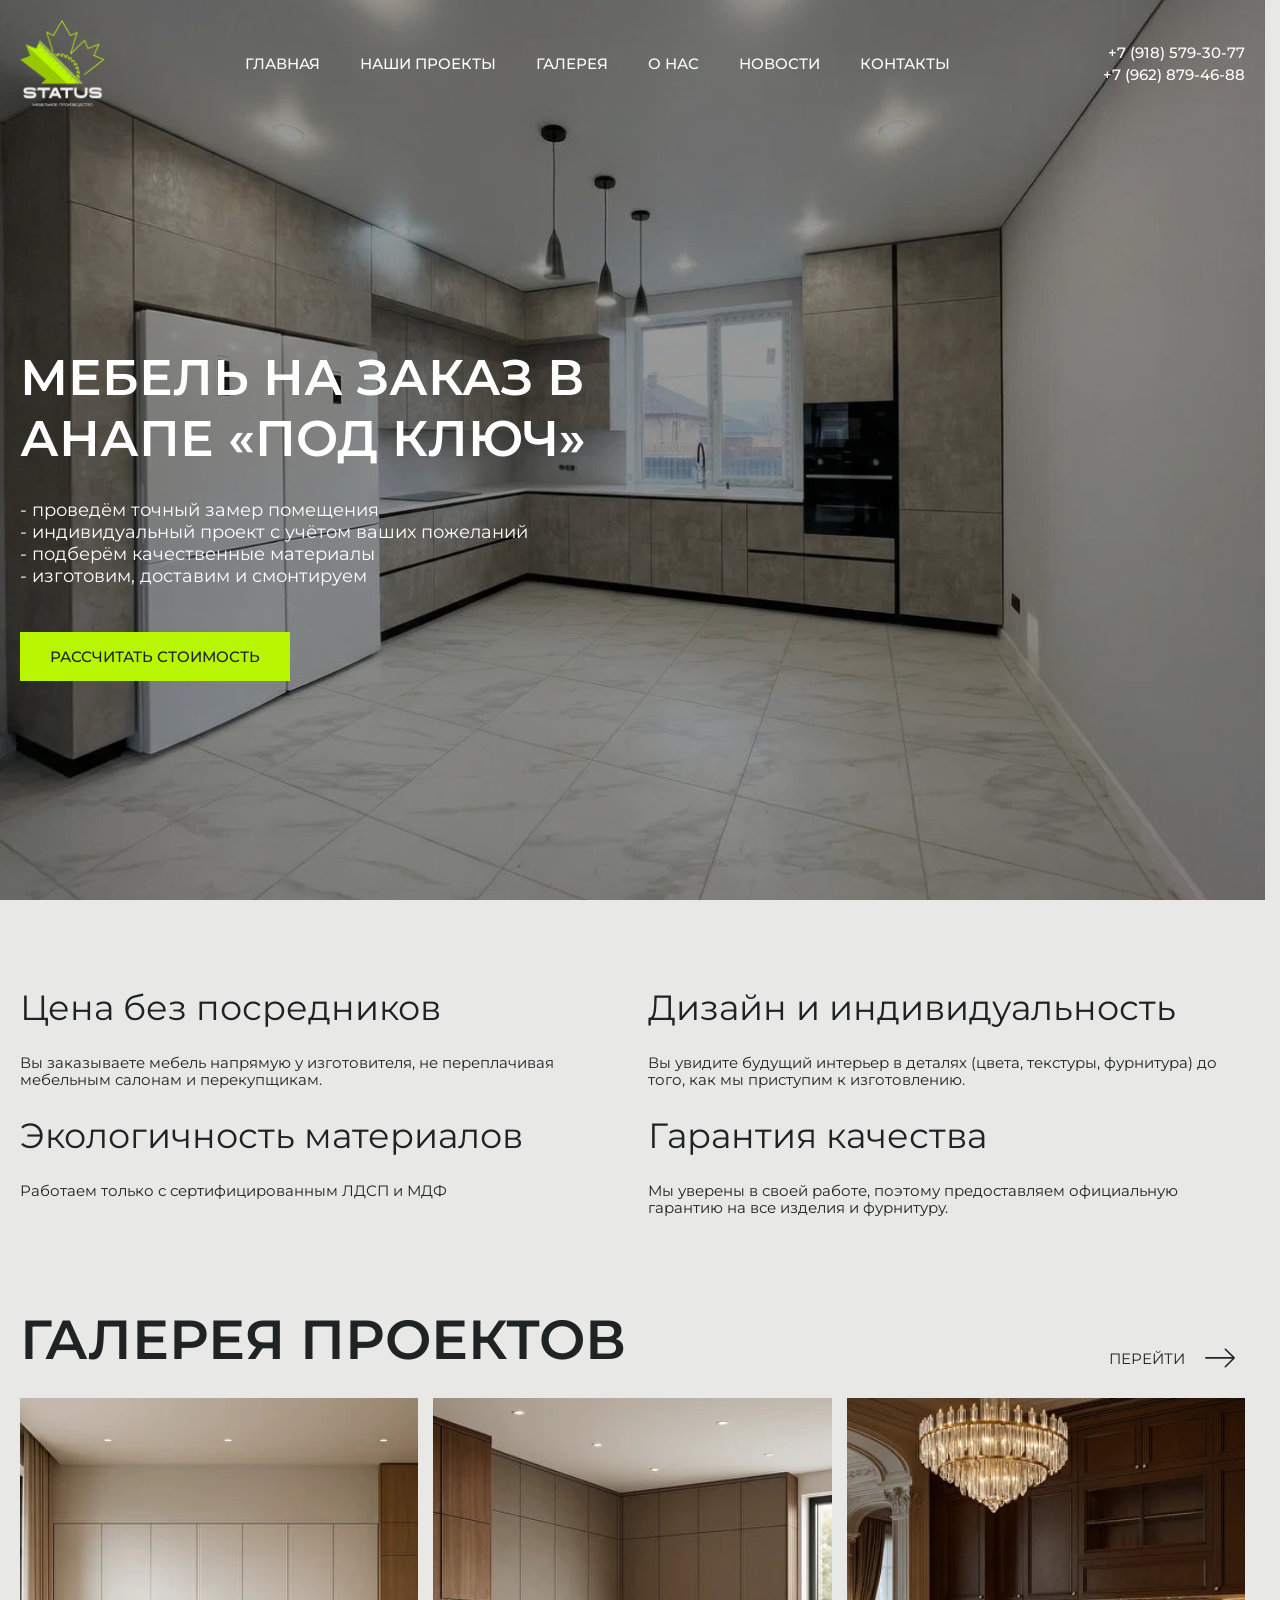
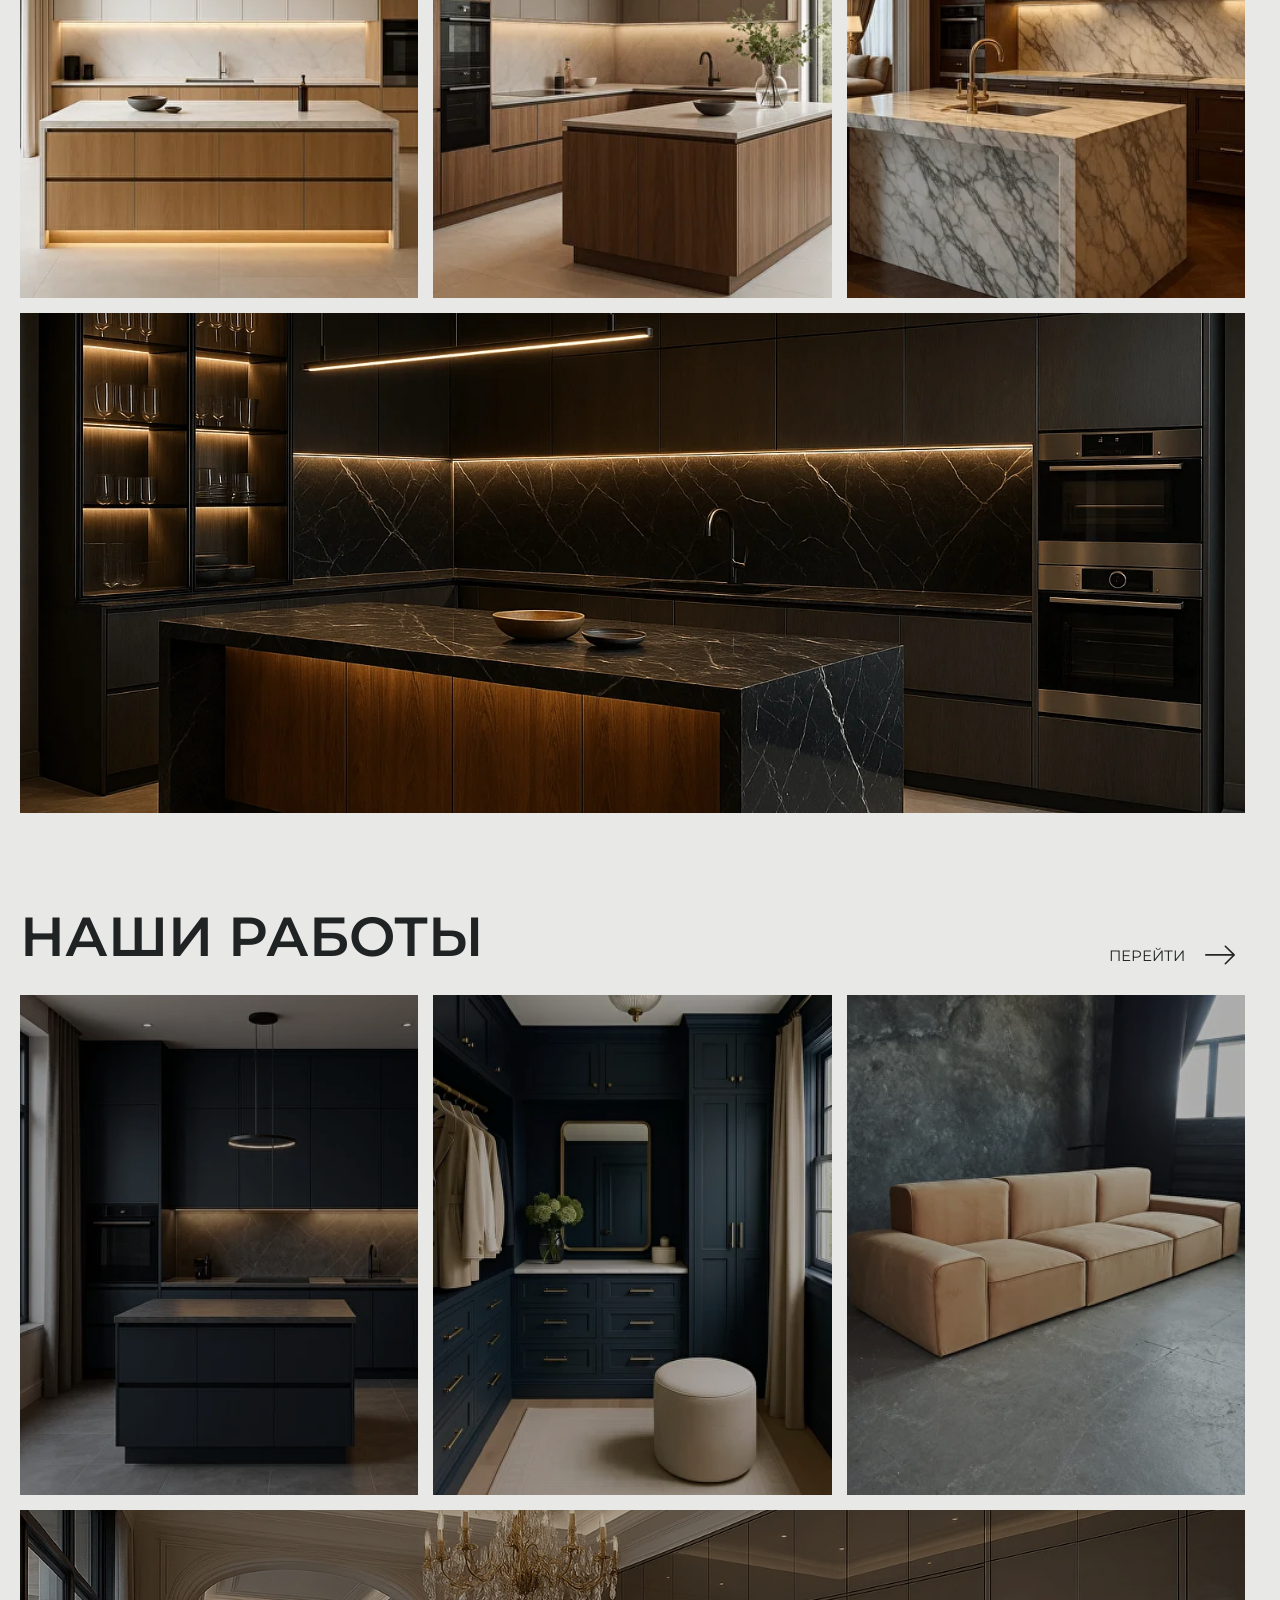
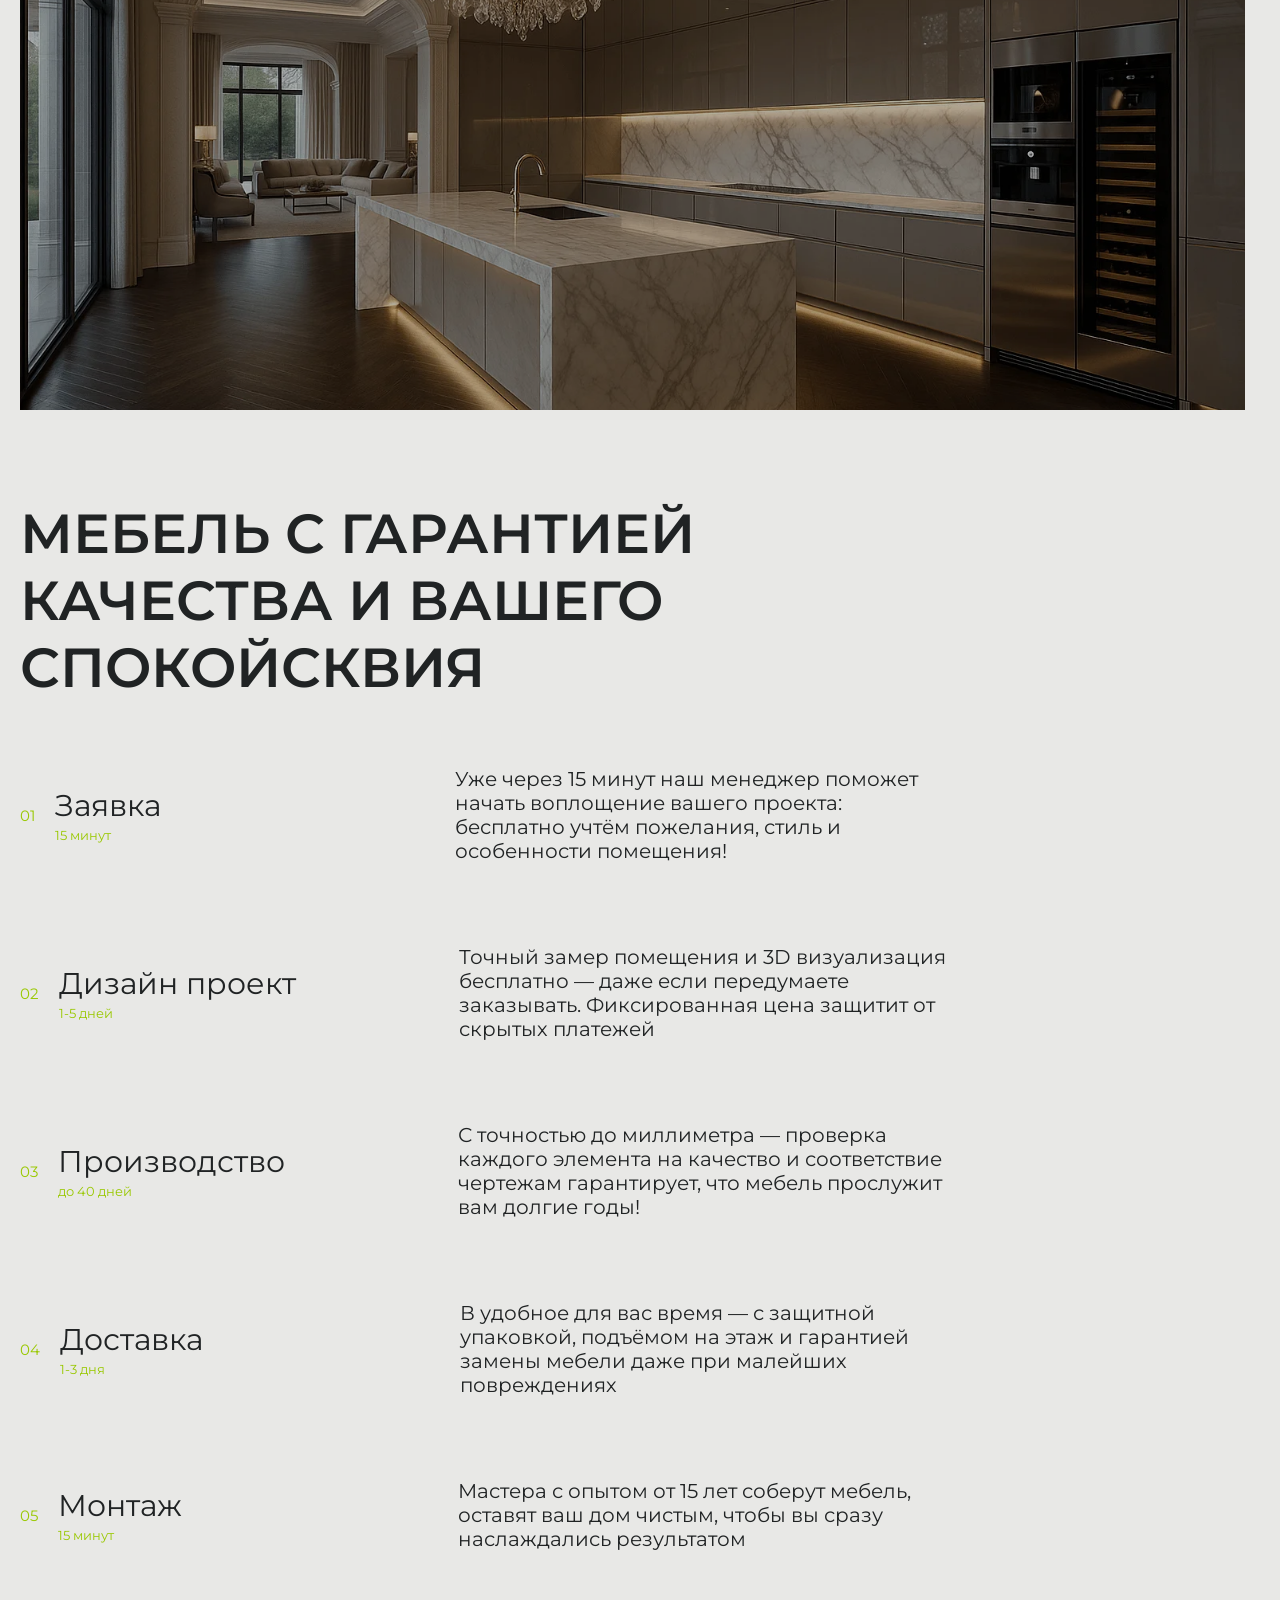
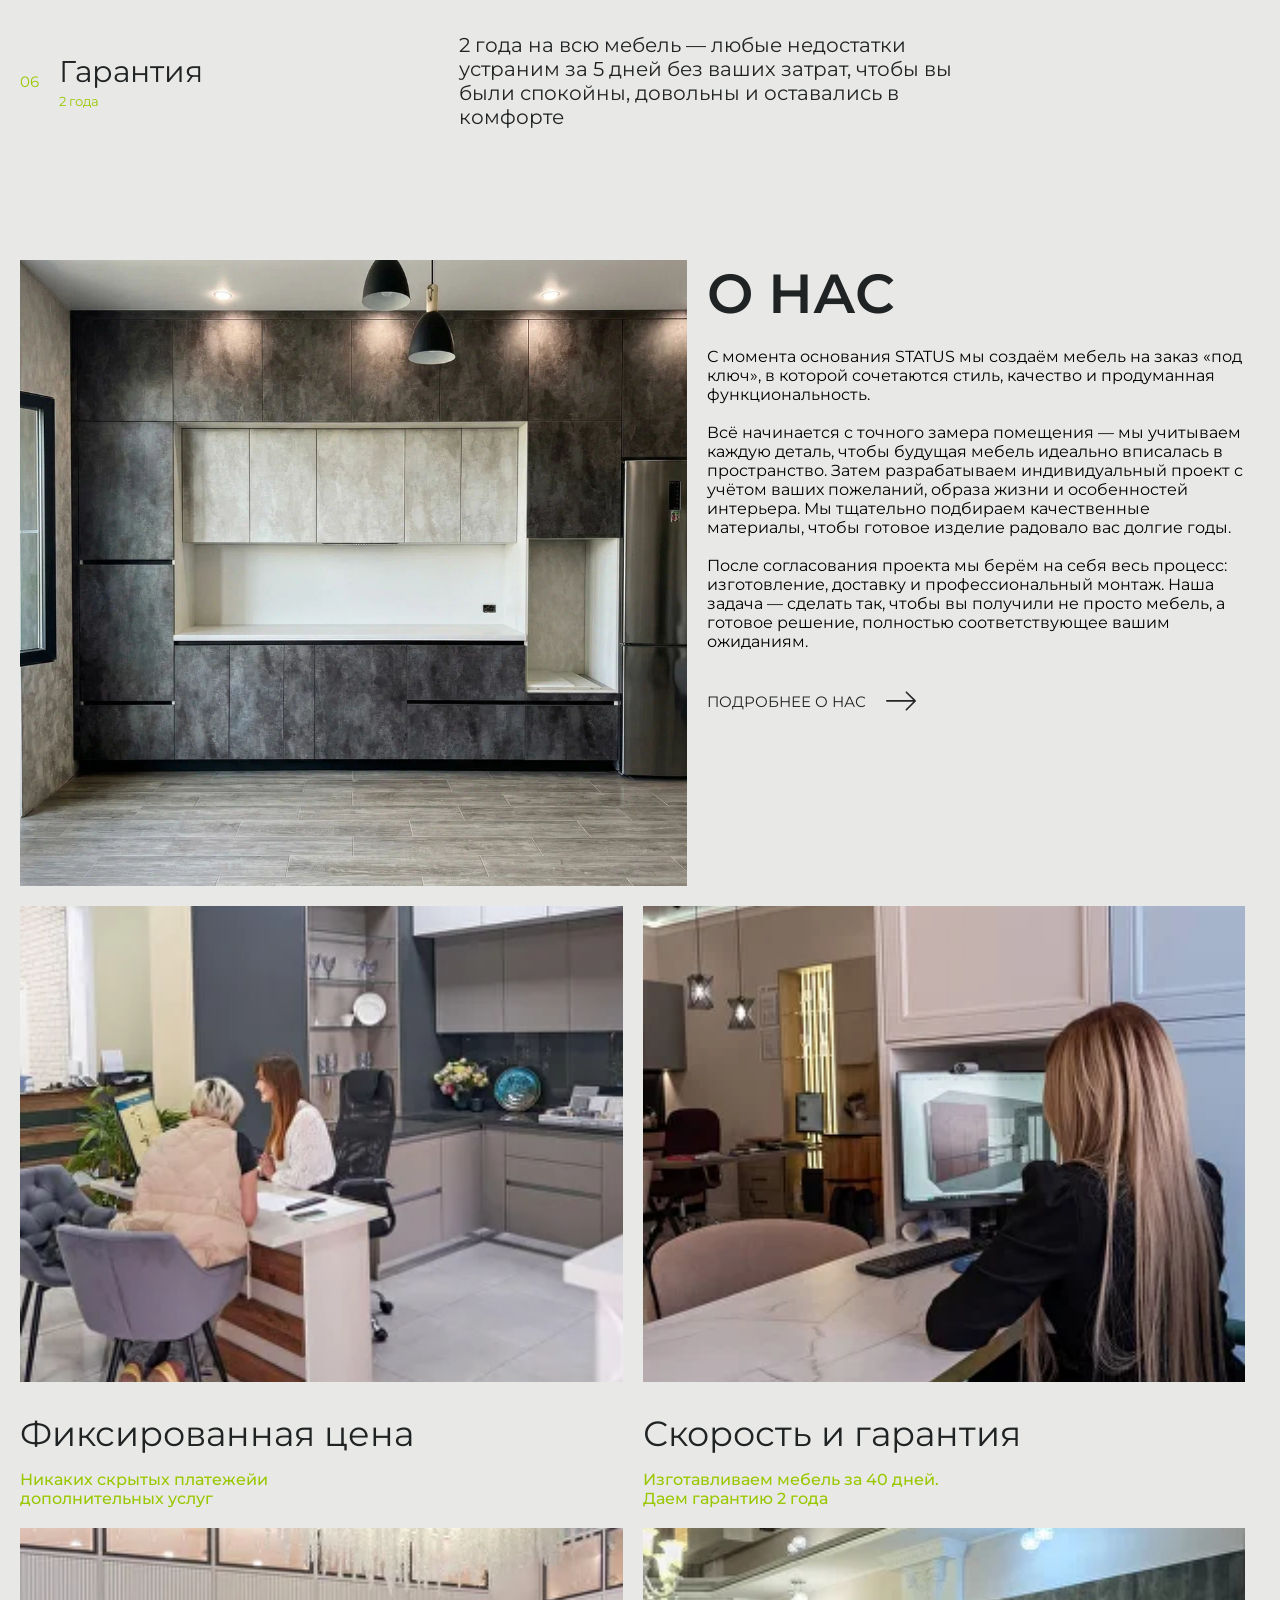
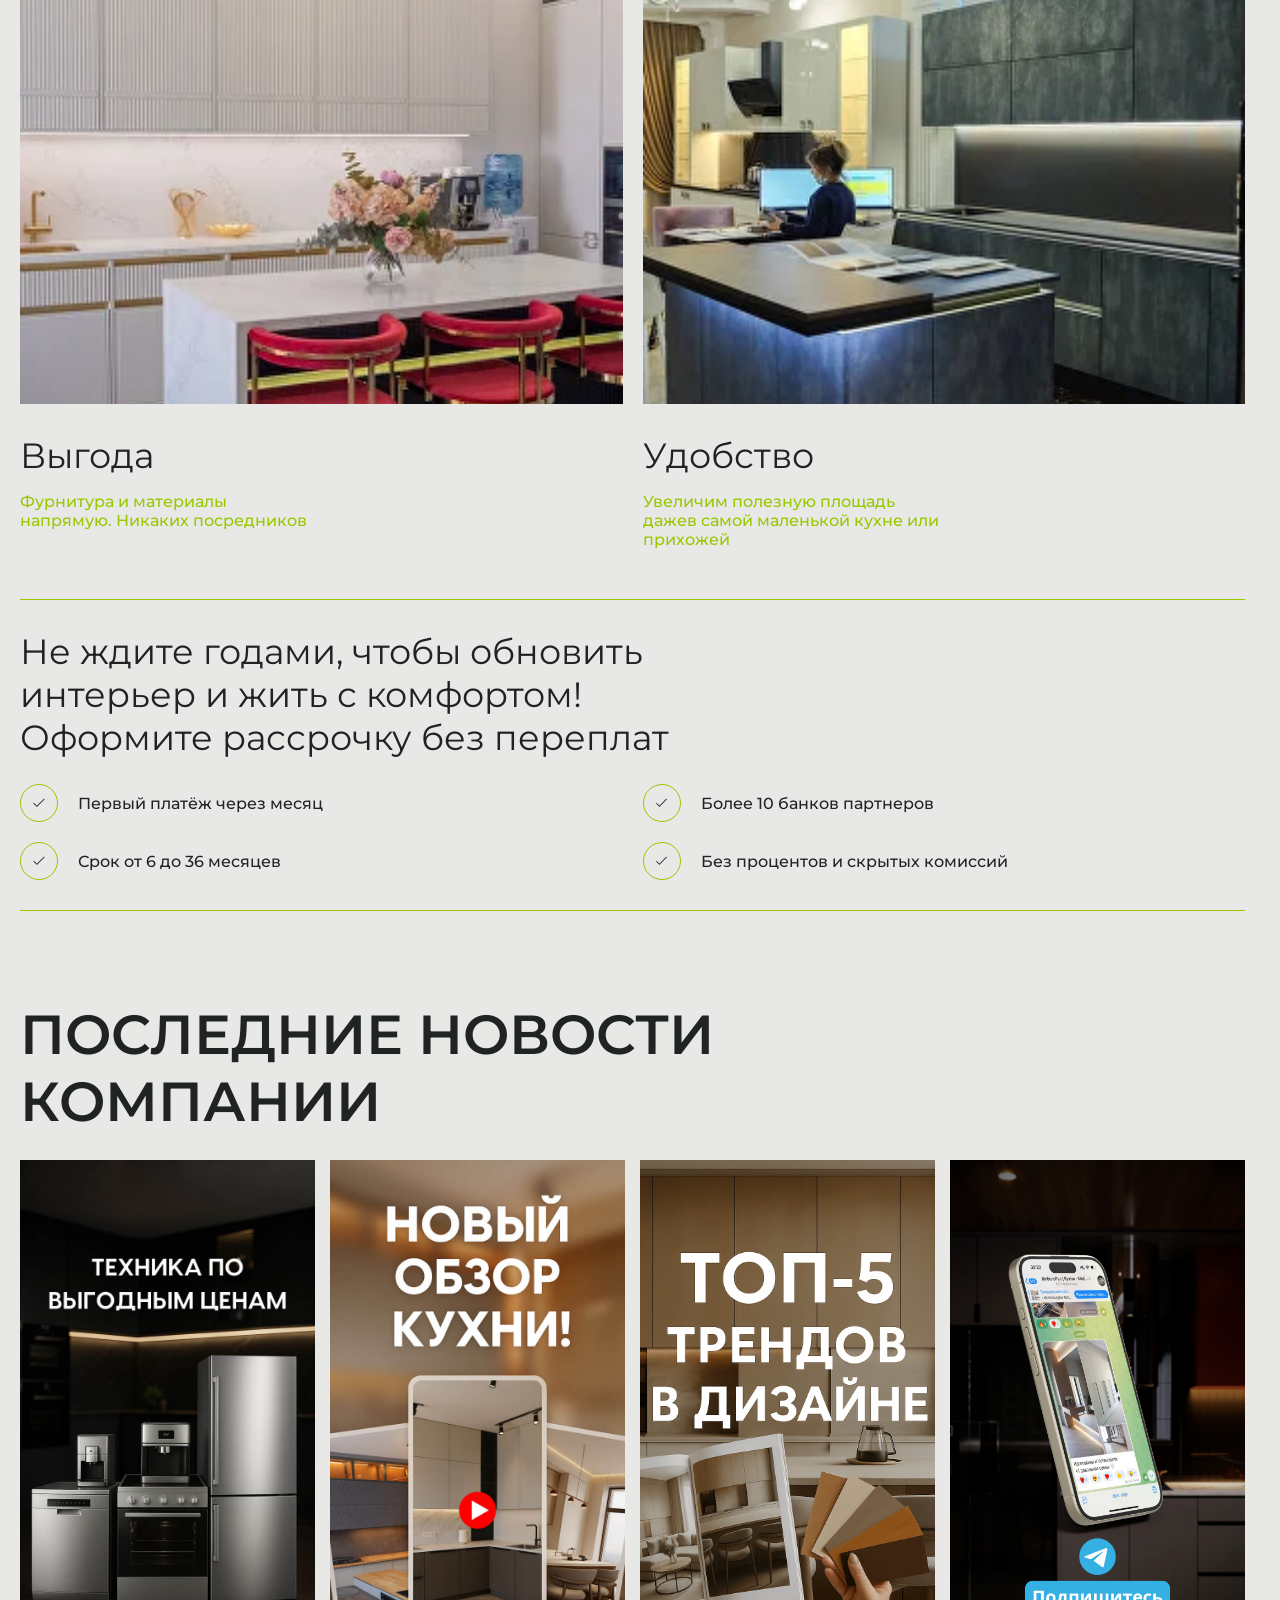
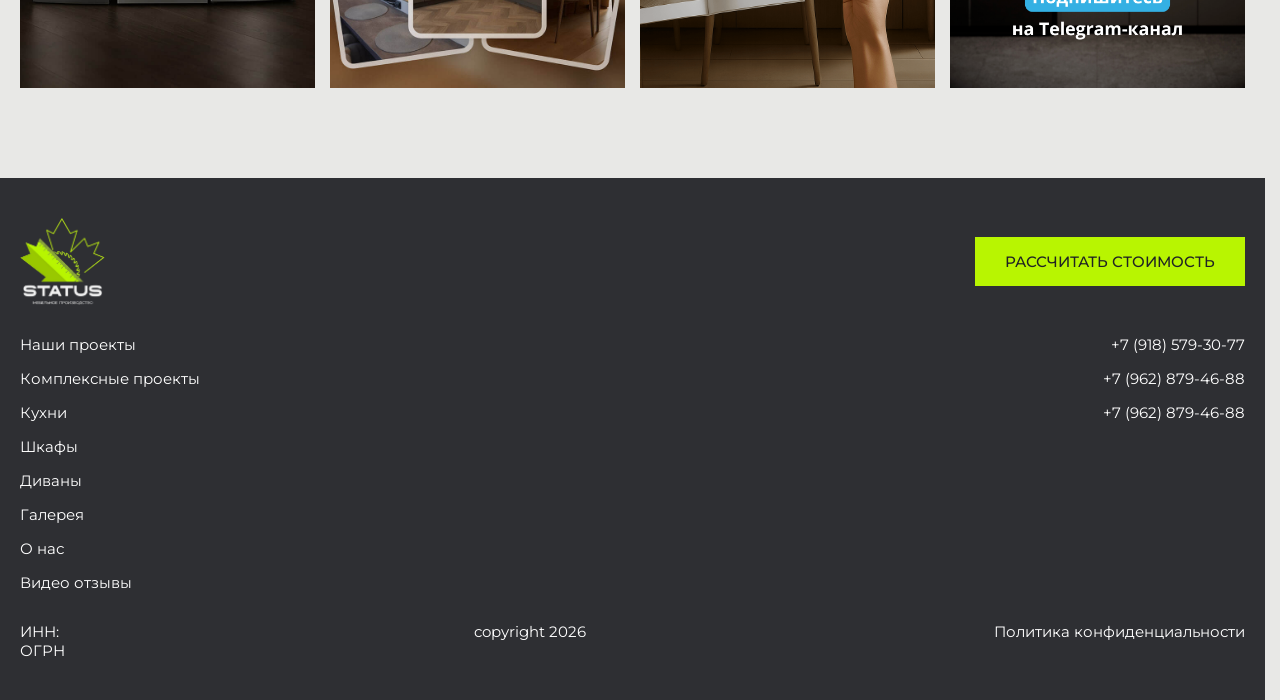
<file: index.html>
<!DOCTYPE html>
<html lang="ru">

<head>
  <meta charset="UTF-8">
  <meta name="viewport" content="width=device-width, initial-scale=1.0">
  <link rel="preconnect" href="https://fonts.googleapis.com">
  <link rel="preconnect" href="https://fonts.gstatic.com" crossorigin>
  <link
    href="https://fonts.googleapis.com/css2?family=Montserrat:ital,wght@0,100..900;1,100..900&family=Roboto:ital,wght@0,100..900;1,100..900&display=swap"
    rel="stylesheet">
  <link rel="stylesheet" href="./assets/css/fancybox.css">
  <link rel="stylesheet" href="./assets/css/main.css">
  <title>Document</title>
</head>

<body>
  <header>
    <div class="header-inner">
      <div class="container">
        <div class="navigation">
          <a href="javascript:void(0)" class="logo">
            <img src="./assets/img/logo.png" alt="logo">
          </a>
          <div class="navigation-right">
            <nav class="top-menu">
              <ul class="nav-menu">
                <li>
                  <a href="index.html">Главная</a>
                </li>
                <li>
                  Наши проекты
                  <ul class="submenu">
                    <li>
                      <a href="project-cat.html">
                        Комплексные проекты
                      </a>
                    </li>
                    <li>
                      <a href="project-cat.html">
                        Кухни
                      </a>
                    </li>
                    <li>
                      <a href="project-cat.html">
                        Шкафы
                      </a>
                    </li>
                    <li>
                      <a href="project-cat.html">
                        Диваны
                      </a>
                    </li>
                  </ul>
                </li>
                <li>
                  <a href="gallery.html">
                    Галерея
                  </a>
                </li>
                <li>
                  <a href="about.html">
                    О нас
                  </a>
                </li>
                <li>
                  <a href="news.html">
                    Новости
                  </a>
                </li>
                <li>
                  <a href="contacts.html">
                    Контакты
                  </a>
                </li>
              </ul>
            </nav>
            <div class="phones">
              <a href="+79185793077" class="phone-header">
                +7 (918) 579-30-77
              </a>
              <a href="+79628794688" class="phone-header">
                +7 (962) 879-46-88
              </a>
            </div>
            <button class="close-menu">
              <img src="./assets/img/close-lg-svgrepo-com.svg" alt="img">
            </button>
          </div>
          <button class="burger">
            <svg width="35" height="35" viewBox="0 0 800 800" fill="none" xmlns="http://www.w3.org/2000/svg">
              <path d="M133.333 600H666.667" stroke="#fff" stroke-width="66.6667" stroke-linecap="round" />
              <path d="M133.333 400H666.667" stroke="#fff" stroke-width="66.6667" stroke-linecap="round" />
              <path d="M133.333 200H666.667" stroke="#fff" stroke-width="66.6667" stroke-linecap="round" />
            </svg>
          </button>
        </div>
      </div>
    </div>
  </header>
  <main>
    <div class="main-bg">
      <img src="./assets/img/bg.jpg" alt="img">
    </div>
    <section class="mainscreen section">
      <div class="container">
        <div class="mainscreen-inner">
          <h1>
            Мебель на заказ в Анапе «под ключ»
          </h1>
          <p class="mainsreen-subtitle">
            - проведём точный замер помещения<br>
            - индивидуальный проект с учётом ваших пожеланий<br>
            - подберём качественные материалы<br>
            - изготовим, доставим и смонтируем<br>
          </p>
          <button class="order-btn">
            Рассчитать стоимость
          </button>
        </div>
      </div>
    </section>
    <section class="advantages section">
      <div class="container">
        <div class="advantages-inner">
          <ul class="advantages-list">
            <li>
              <p>
                Цена без посредников
              </p>
              <span>
                Вы заказываете мебель напрямую у изготовителя, не переплачивая мебельным салонам и перекупщикам.
              </span>
            </li>
            <li>
              <p>
                Дизайн и индивидуальность
              </p>
              <span>
                Вы увидите будущий интерьер в деталях (цвета, текстуры, фурнитура) до того, как мы приступим к
                изготовлению.
              </span>
            </li>
            <li>
              <p>
                Экологичность материалов
              </p>
              <span>
                Работаем только с сертифицированным ЛДСП и МДФ
              </span>
            </li>
            <li>
              <p>
                Гарантия качества
              </p>
              <span>
                Мы уверены в своей работе, поэтому предоставляем официальную гарантию на все изделия и фурнитуру.
              </span>
            </li>
          </ul>
        </div>
      </div>
    </section>
    <section class="gallery section">
      <div class="container">
        <div class="section-header">
          <h2>
            Галерея проектов
          </h2>
          <a href="javascript:void(0)" class="view-all">
            <span>
              Перейти
            </span>
            <img src="./assets/img/ar.svg" alt="arrow">
          </a>
        </div>
        <ul class="gallery-preview__list">
          <li>
            <a href="./assets/img/ga1.webp" data-fancybox="gallery">
              <img src="./assets/img/ga1.webp" alt="Галерея">
            </a>
          </li>
          <li>
            <a href="./assets/img/ga2.webp" data-fancybox="gallery">
              <img src="./assets/img/ga2.webp" alt="Галерея">
            </a>
          </li>
          <li>
            <a href="./assets/img/ga3.webp" data-fancybox="gallery">
              <img src="./assets/img/ga3.webp" alt="Галерея">
            </a>
          </li>
          <li>
            <a href="./assets/img/ga4.webp" data-fancybox="gallery">
              <img src="./assets/img/ga4.webp" alt="Галерея">
            </a>
          </li>
        </ul>
      </div>
    </section>
    <section class="works section">
      <div class="container">
        <div class="section-header">
          <h2>
            Наши работы
          </h2>
          <a href="javascript:void(0)" class="view-all">
            <span>
              Перейти
            </span>
            <img src="./assets/img/ar.svg" alt="arrow">
          </a>
        </div>
        <div class="works-preview__list">
          <li>
            <a href="javascript:void(0)">
              <img src="./assets/img/w1.webp" alt="Кухни">
              <div class="works-preview__text">
                <span>
                  Кухни
                </span>
                <img src="./assets/img/ar.svg" alt="arrow">
              </div>
            </a>
          </li>
          <li>
            <a href="javascript:void(0)">
              <img src="./assets/img/w2.webp" alt="Шкафы">
              <div class="works-preview__text">
                <span>
                  Кухни
                </span>
                <img src="./assets/img/ar.svg" alt="arrow">
              </div>
            </a>
          </li>
          <li>
            <a href="javascript:void(0)">
              <img src="./assets/img/w3.webp" alt="Диваны">
              <div class="works-preview__text">
                <span>
                  Кухни
                </span>
                <img src="./assets/img/ar.svg" alt="arrow">
              </div>
            </a>
          </li>
          <li>
            <a href="javascript:void(0)">
              <img src="./assets/img/w4.webp" alt="Комплексные проекты">
              <div class="works-preview__text">
                <span>
                  Кухни
                </span>
                <img src="./assets/img/ar.svg" alt="arrow">
              </div>
            </a>
          </li>
        </div>
      </div>
    </section>
    <!-- <section class="history section">
      <div class="container">
        <div class="section-header">
          <h2>
            РЕАЛЬНЫЕ ИСТОРИИ НАШИХ ЗАКАЗЧИКОВ
          </h2>
          <a href="javascript:void(0)" class="view-all">
            <span>
              подробнее
            </span>
            <img src="./assets/img/ar.svg" alt="arrow">
          </a>
        </div>
      </div>
    </section> -->
    <section class="steps section">
      <div class="container">
        <h2>
          Мебель с гарантией качества и вашего спокойсквия
        </h2>
        <ul class="steps-list">
          <li>
            <button class="consult-trigger">
              <div class="step-num">
                01
              </div>
              <div class="step-head">
                <div class="step-title">
                  Заявка
                </div>
                <div class="step-subtitle">
                  15 минут
                </div>
              </div>
              <div class="step-description">
                Уже через 15 минут наш менеджер поможет начать воплощение вашего проекта: бесплатно учтём пожелания,
                стиль и особенности помещения!
              </div>
            </button>
          </li>
          <li>
            <button class="consult-trigger">
              <div class="step-num">
                02
              </div>
              <div class="step-head">
                <div class="step-title">
                  Дизайн проект
                </div>
                <div class="step-subtitle">
                  1-5 дней
                </div>
              </div>
              <div class="step-description">
                Точный замер помещения и 3D визуализация бесплатно — даже если передумаете заказывать. Фиксированная
                цена защитит от скрытых платежей
              </div>
            </button>
          </li>
          <li>
            <button class="consult-trigger">
              <div class="step-num">
                03
              </div>
              <div class="step-head">
                <div class="step-title">
                  Производство
                </div>
                <div class="step-subtitle">
                  до 40 дней
                </div>
              </div>
              <div class="step-description">
                С точностью до миллиметра — проверка каждого элемента на качество и соответствие чертежам гарантирует,
                что мебель прослужит вам долгие годы!
              </div>
            </button>
          </li>
          <li>
            <button class="consult-trigger">
              <div class="step-num">
                04
              </div>
              <div class="step-head">
                <div class="step-title">
                  Доставка
                </div>
                <div class="step-subtitle">
                  1-3 дня
                </div>
              </div>
              <div class="step-description">
                В удобное для вас время — с защитной упаковкой, подъёмом на этаж и гарантией замены мебели даже при
                малейших повреждениях
              </div>
            </button>
          </li>
          <li>
            <button class="consult-trigger">
              <div class="step-num">
                05
              </div>
              <div class="step-head">
                <div class="step-title">
                  Монтаж
                </div>
                <div class="step-subtitle">
                  15 минут
                </div>
              </div>
              <div class="step-description">
                Мастера с опытом от 15 лет соберут мебель, оставят ваш дом чистым, чтобы вы сразу наслаждались
                результатом
              </div>
            </button>
          </li>
          <li>
            <button class="consult-trigger">
              <div class="step-num">
                06
              </div>
              <div class="step-head">
                <div class="step-title">
                  Гарантия
                </div>
                <div class="step-subtitle">
                  2 года
                </div>
              </div>
              <div class="step-description">
                2 года на всю мебель — любые недостатки устраним за 5 дней без ваших затрат, чтобы вы были спокойны,
                довольны и оставались в комфорте
              </div>
            </button>
          </li>

        </ul>
      </div>
    </section>
    <section class="about section">
      <div class="container">
        <div class="about-top">
          <div class="about-top__image">
            <img src="./assets/img/about.jpg" alt="О нас">
          </div>
          <div class="about-top__content">
            <h2>
              О нас
            </h2>
            <div class="about-top__description">
              С момента основания STATUS мы создаём мебель на заказ «под ключ», в которой сочетаются стиль, качество и
              продуманная функциональность.
              <br><br>
              Всё начинается с точного замера помещения — мы учитываем каждую деталь, чтобы будущая мебель идеально
              вписалась в пространство. Затем разрабатываем индивидуальный проект с учётом ваших пожеланий, образа жизни
              и особенностей интерьера. Мы тщательно подбираем качественные материалы, чтобы готовое изделие радовало
              вас долгие годы.
              <br><br>
              После согласования проекта мы берём на себя весь процесс: изготовление, доставку и профессиональный
              монтаж. Наша задача — сделать так, чтобы вы получили не просто мебель, а готовое решение, полностью
              соответствующее вашим ожиданиям.
            </div>
            <a href="javascript:void(0)" class="view-all">
              <span>
                Подробнее о нас
              </span>
              <img src="./assets/img/ar.svg" alt="arrow">
            </a>
          </div>
        </div>
        <ul class="about-adv__list">
          <li>
            <a href="/about">
              <div class="about-adv__image">
                <img src="./assets/img/f1.webp" alt="Фиксированная цена">
              </div>
              <h3 class="about-adv__title">
                Фиксированная цена
              </h3>
              <div class="about-adv__description">
                Никаких скрытых платежейи дополнительных услуг
              </div>
            </a>
          </li>
          <li>
            <a href="/about">
              <div class="about-adv__image">
                <img src="./assets/img/f2.webp" alt="Фиксированная цена">
              </div>
              <h3 class="about-adv__title">
                Скорость и гарантия
              </h3>
              <div class="about-adv__description">
                Изготавливаем мебель за 40 дней. Даем гарантию 2 года
              </div>
            </a>
          </li>
          <li>
            <a href="/about">
              <div class="about-adv__image">
                <img src="./assets/img/f3.webp" alt="Выгода">
              </div>
              <h3 class="about-adv__title">
                Выгода
              </h3>
              <div class="about-adv__description">
                Фурнитура и материалы напрямую. Никаких посредников
              </div>
            </a>
          </li>
          <li>
            <a href="/about">
              <div class="about-adv__image">
                <img src="./assets/img/f4.webp" alt="Удобство">
              </div>
              <h3 class="about-adv__title">
                Удобство
              </h3>
              <div class="about-adv__description">
                Увеличим полезную площадь дажев самой маленькой кухне или прихожей
              </div>
            </a>
          </li>
        </ul>
        <div class="about-banking">
          <h3>
            Не ждите годами, чтобы обновить интерьер и жить с комфортом!
            Оформите рассрочку без переплат
          </h3>
          <ul class="about-banking__items">
            <li>
              <div class="about-banking__mark">
                <img src="./assets/img/Galka.svg" alt="Первый платёж через месяц">
              </div>
              <div class="about-banking__text">
                Первый платёж через месяц
              </div>
            </li>
            <li>
              <div class="about-banking__mark">
                <img src="./assets/img/Galka.svg" alt="Более 10 банков партнеров">
              </div>
              <div class="about-banking__text">
                Более 10 банков партнеров
              </div>
            </li>
            <li>
              <div class="about-banking__mark">
                <img src="./assets/img/Galka.svg" alt="Срок от 6 до 36 месяцев">
              </div>
              <div class="about-banking__text">
                Срок от 6 до 36 месяцев
              </div>
            </li>
            <li>
              <div class="about-banking__mark">
                <img src="./assets/img/Galka.svg" alt="Без процентов и скрытых комиссий">
              </div>
              <div class="about-banking__text">
                Без процентов и скрытых комиссий
              </div>
            </li>
          </ul>
        </div>
      </div>
    </section>
    <section class="news-section section">
      <div class="container">
        <h2>
          Последние новости компании
        </h2>
        <ul class="news-items">
          <li class="news-item">
            <a href="javascript:void(0)">
              <img src="./assets/img/n1.jpg" alt="img">
            </a>
          </li>
          <li class="news-item">
            <a href="javascript:void(0)">
              <img src="./assets/img/n2.jpg" alt="img">
            </a>
          </li>
          <li class="news-item">
            <a href="javascript:void(0)">
              <img src="./assets/img/n3.png" alt="img">
            </a>
          </li>
          <li class="news-item">
            <a href="javascript:void(0)">
              <img src="./assets/img/n4.png" alt="img">
            </a>
          </li>
        </ul>
      </div>
    </section>
  </main>
  <footer>
    <div class="container">
      <div class="footer-inner">
        <div class="footer-top">
          <a href="javascript:void(0)" class="footer-logo">
            <img src="./assets/img/logo.png" alt="logo">
          </a>
          <button class="order-btn">
            Рассчитать стоимость
          </button>
        </div>
        <div class="footer-middle">
          <ul class="footer-menu">
            <li>
              <a href="javscript:void(0)">
                Наши проекты
              </a>
              <ul class="submenu">
                <li>
                  <a href="javascript:void(0)">
                    Комплексные проекты
                  </a>
                </li>
                <li>
                  <a href="javascript:void(0)">
                    Кухни
                  </a>
                </li>
                <li>
                  <a href="javascript:void(0)">
                    Шкафы
                  </a>
                </li>
                <li>
                  <a href="javascript:void(0)">
                    Диваны
                  </a>
                </li>
              </ul>
            </li>
            <li>
              <a href="javscript:void(0)">
                Галерея
              </a>
            </li>
            <li>
              <a href="javscript:void(0)">
                О нас
              </a>
            </li>
            <li>
              <a href="javscript:void(0)">
                Видео отзывы
              </a>
            </li>
          </ul>
          <div class="footer-contacts">
            <a href="tel:+79185793077" class="footer-link">
              +7 (918) 579-30-77
            </a>
            <a href="tel:+79628794688" class="footer-link">
              +7 (962) 879-46-88
            </a>
            <a href="mailto:+79628794688" class="footer-link">
              +7 (962) 879-46-88
            </a>
          </div>
        </div>
        <div class="footer-bottom">
          <div class="requzites">
            ИНН:<br>
            ОГРН
          </div>
          <div class="footer-copy">
            copyright 2026
          </div>
          <a href="javascript:void(0)" class="footer-policy">
            Политика конфиденциальности
          </a>
        </div>
      </div>
    </div>
  </footer>
  <script src="./assets/js/fancybox.umd.js"></script>
  <script src="./assets/js/main.js"></script>
</body>

</html>
</file>
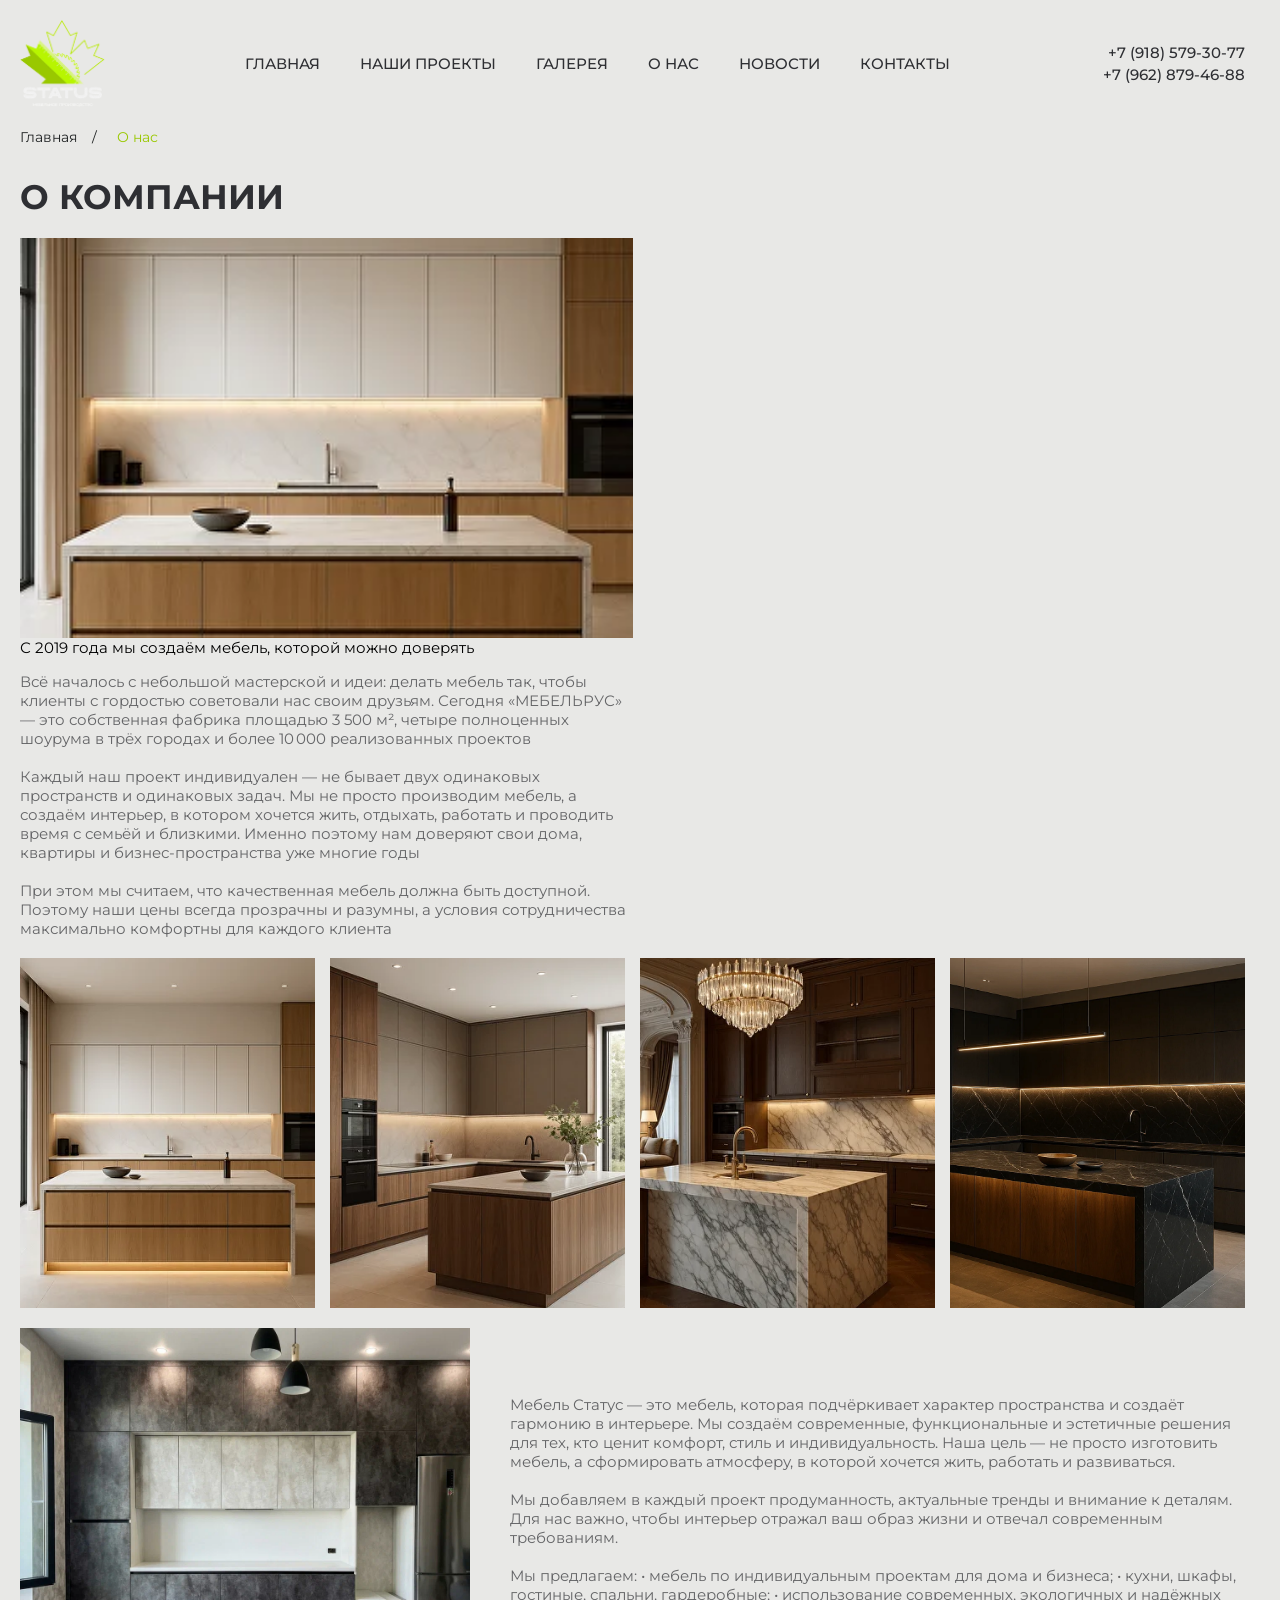
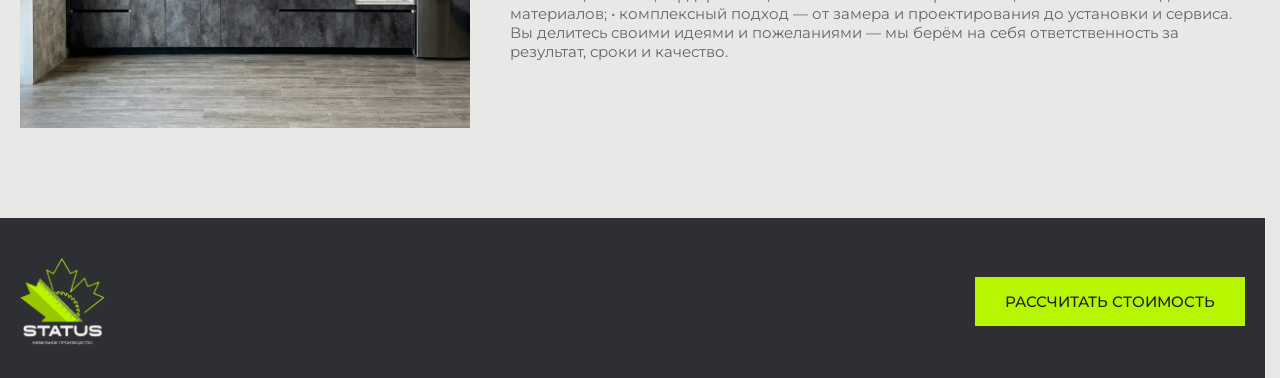
<file: about.html>
<!DOCTYPE html>
<html lang="ru">

<head>
  <meta charset="UTF-8">
  <meta name="viewport" content="width=device-width, initial-scale=1.0">
  <link rel="preconnect" href="https://fonts.googleapis.com">
  <link rel="preconnect" href="https://fonts.gstatic.com" crossorigin>
  <link
    href="https://fonts.googleapis.com/css2?family=Montserrat:ital,wght@0,100..900;1,100..900&family=Roboto:ital,wght@0,100..900;1,100..900&display=swap"
    rel="stylesheet">
  <link rel="stylesheet" href="./assets/css/fancybox.css">
  <link rel="stylesheet" href="./assets/css/splide.min.css">
  <link rel="stylesheet" href="./assets/css/main.css">
  <title>Document</title>
</head>

<body>
  <header class="other-page">
    <div class="header-inner">
      <div class="container">
        <div class="navigation">
          <a href="javascript:void(0)" class="logo">
            <img src="./assets/img/logo.png" alt="logo">
          </a>
          <div class="navigation-right">
            <nav class="top-menu">
              <ul class="nav-menu">
                <li>
                  <a href="index.html">Главная</a>
                </li>
                <li>
                  Наши проекты
                  <ul class="submenu">
                    <li>
                      <a href="project-cat.html">
                        Комплексные проекты
                      </a>
                    </li>
                    <li>
                      <a href="project-cat.html">
                        Кухни
                      </a>
                    </li>
                    <li>
                      <a href="project-cat.html">
                        Шкафы
                      </a>
                    </li>
                    <li>
                      <a href="project-cat.html">
                        Диваны
                      </a>
                    </li>
                  </ul>
                </li>
                <li>
                  <a href="gallery.html">
                    Галерея
                  </a>
                </li>
                <li>
                  <a href="about.html">
                    О нас
                  </a>
                </li>
                <li>
                  <a href="news.html">
                    Новости
                  </a>
                </li>
                <li>
                  <a href="contacts.html">
                   Контакты
                  </a>
                </li>
              </ul>
            </nav>
            <div class="phones">
              <a href="+79185793077" class="phone-header">
                +7 (918) 579-30-77
              </a>
              <a href="+79628794688" class="phone-header">
                +7 (962) 879-46-88
              </a>
            </div>
            <button class="close-menu">
              <img src="./assets/img/close-lg-svgrepo-com.svg" alt="img">
            </button>
          </div>
          <button class="burger">
            <svg width="35" height="35" viewBox="0 0 800 800" fill="none" xmlns="http://www.w3.org/2000/svg">
              <path d="M133.333 600H666.667" stroke="#fff" stroke-width="66.6667" stroke-linecap="round" />
              <path d="M133.333 400H666.667" stroke="#fff" stroke-width="66.6667" stroke-linecap="round" />
              <path d="M133.333 200H666.667" stroke="#fff" stroke-width="66.6667" stroke-linecap="round" />
            </svg>
          </button>
        </div>
      </div>
    </div>
  </header>
  <main>
    <div class="container">
      <nav class="breadcrumbs">
        <ul class="breadcrumbs-items">
          <li>
            <a href="javascript:void(0)">
              Главная
            </a>
          </li>
          <li>
            <a href="javascript:void(0)">
              О нас
            </a>
          </li>
        </ul>
      </nav>
    </div>
    <section class="section about">
      <div class="container">
        <div class="about-top">
          <div class="about-top__info">
            <h1>
              О компании
            </h1>
            <p>
              С 2019 года мы создаём мебель, которой можно доверять
            </p>
            <span>
              Всё началось с небольшой мастерской и идеи: делать мебель так, чтобы клиенты с гордостью советовали нас
              своим друзьям. Сегодня «МЕБЕЛЬРУС» — это собственная фабрика площадью 3 500 м², четыре полноценных шоурума
              в трёх городах и более 10 000 реализованных проектов<br><br>

              Каждый наш проект индивидуален — не бывает двух одинаковых пространств и одинаковых задач. Мы не просто
              производим мебель, а создаём интерьер, в котором хочется жить, отдыхать, работать и проводить время с
              семьёй и близкими. Именно поэтому нам доверяют свои дома, квартиры и бизнес-пространства уже многие годы
              <br><br>
              При этом мы считаем, что качественная мебель должна быть доступной. Поэтому наши цены всегда прозрачны и
              разумны, а условия сотрудничества максимально комфортны для каждого клиента
            </span>
          </div>
          <div class="about-video" data-move-target=".about-top__info h1" data-move-break="992">
            <video src="./assets/img/rew.mp4" autoplay muted loop playsinline width="640"
              poster="./assets/img/ga1.webp">
            </video>
          </div>
        </div>
        <div class="about-middle">
          <img src="./assets/img/ga1.webp" alt="img">
          <img src="./assets/img/ga2.webp" alt="img">
          <img src="./assets/img/ga3.webp" alt="img">
          <img src="./assets/img/ga4.webp" alt="img">
        </div>
        <div class="about-bottom">
          <div class="about-img__bottom">
            <img src="./assets/img/about.jpg" alt="img">
          </div>
          <div class="about-bottom__info">
            Мебель Статус — это мебель, которая подчёркивает характер пространства и создаёт гармонию в интерьере. Мы
            создаём современные, функциональные и эстетичные решения для тех, кто ценит комфорт, стиль и
            индивидуальность. Наша цель — не просто изготовить мебель, а сформировать атмосферу, в которой хочется жить,
            работать и развиваться.<br><br>

            Мы добавляем в каждый проект продуманность, актуальные тренды и внимание к деталям. Для нас важно, чтобы
            интерьер отражал ваш образ жизни и отвечал современным требованиям.<br><br>

            Мы предлагаем:
            • мебель по индивидуальным проектам для дома и бизнеса;
            • кухни, шкафы, гостиные, спальни, гардеробные;
            • использование современных, экологичных и надёжных материалов;
            • комплексный подход — от замера и проектирования до установки и сервиса.

            Вы делитесь своими идеями и пожеланиями — мы берём на себя ответственность за результат, сроки и качество.
          </div>
        </div>
      </div>
    </section>
  </main>
  <footer>
    <div class="container">
      <div class="footer-inner">
        <div class="footer-top">
          <a href="javascript:void(0)" class="footer-logo">
            <img src="./assets/img/logo.png" alt="logo">
          </a>
          <button class="order-btn">
            Рассчитать стоимость
          </button>
        </div>
        <div class="footer-middle">
          <ul class="footer-menu">
            <li>
              <a href="javscript:void(0)">
                Наши проекты
              </a>
              <ul class="submenu">
                <li>
                  <a href="javascript:void(0)">
                    Комплексные проекты
                  </a>
                </li>
                <li>
                  <a href="javascript:void(0)">
                    Кухни
                  </a>
                </li>
                <li>
                  <a href="javascript:void(0)">
                    Шкафы
                  </a>
                </li>
                <li>
                  <a href="javascript:void(0)">
                    Диваны
                  </a>
                </li>
              </ul>
            </li>
            <li>
              <a href="javscript:void(0)">
                Галерея
              </a>
            </li>
            <li>
              <a href="javscript:void(0)">
                О нас
              </a>
            </li>
            <li>
              <a href="javscript:void(0)">
                Видео отзывы
              </a>
            </li>
          </ul>
          <div class="footer-contacts">
            <a href="tel:+79185793077" class="footer-link">
              +7 (918) 579-30-77
            </a>
            <a href="tel:+79628794688" class="footer-link">
              +7 (962) 879-46-88
            </a>
            <a href="mailto:+79628794688" class="footer-link">
              +7 (962) 879-46-88
            </a>
          </div>
        </div>
        <div class="footer-bottom">
          <div class="requzites">
            ИНН:<br>
            ОГРН
          </div>
          <div class="footer-copy">
            copyright 2026
          </div>
          <a href="javascript:void(0)" class="footer-policy">
            Политика конфиденциальности
          </a>
        </div>
      </div>
    </div>
  </footer>
  <script src="./assets/js/fancybox.umd.js"></script>
  <script src="./assets/js/splide.min.js"></script>
  <script src="./assets/js/main.js"></script>
</body>

</html>
</file>
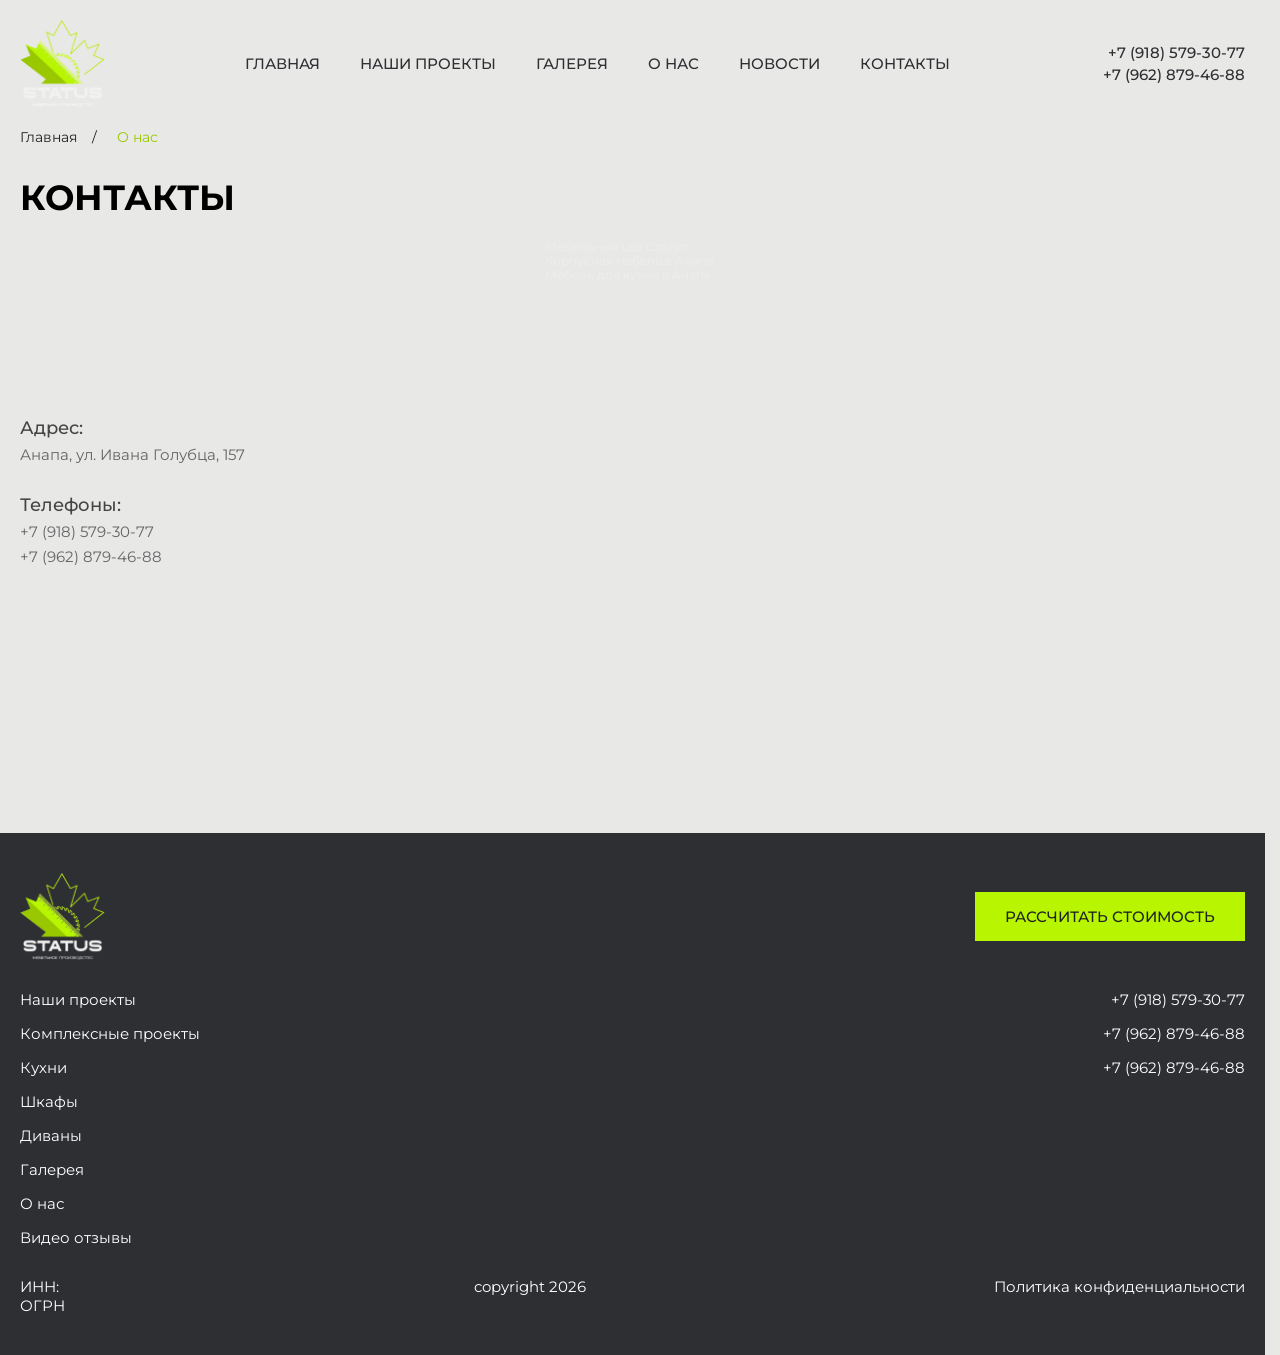
<file: contacts.html>
<!DOCTYPE html>
<html lang="ru">

<head>
  <meta charset="UTF-8">
  <meta name="viewport" content="width=device-width, initial-scale=1.0">
  <link rel="preconnect" href="https://fonts.googleapis.com">
  <link rel="preconnect" href="https://fonts.gstatic.com" crossorigin>
  <link
    href="https://fonts.googleapis.com/css2?family=Montserrat:ital,wght@0,100..900;1,100..900&family=Roboto:ital,wght@0,100..900;1,100..900&display=swap"
    rel="stylesheet">
  <link rel="stylesheet" href="./assets/css/fancybox.css">
  <link rel="stylesheet" href="./assets/css/splide.min.css">
  <link rel="stylesheet" href="./assets/css/main.css">
  <title>Document</title>
</head>

<body>
  <header class="other-page">
    <div class="header-inner">
      <div class="container">
        <div class="navigation">
          <a href="javascript:void(0)" class="logo">
            <img src="./assets/img/logo.png" alt="logo">
          </a>
          <div class="navigation-right">
            <nav class="top-menu">
              <ul class="nav-menu">
                <li>
                  <a href="index.html">Главная</a>
                </li>
                <li>
                  Наши проекты
                  <ul class="submenu">
                    <li>
                      <a href="project-cat.html">
                        Комплексные проекты
                      </a>
                    </li>
                    <li>
                      <a href="project-cat.html">
                        Кухни
                      </a>
                    </li>
                    <li>
                      <a href="project-cat.html">
                        Шкафы
                      </a>
                    </li>
                    <li>
                      <a href="project-cat.html">
                        Диваны
                      </a>
                    </li>
                  </ul>
                </li>
                <li>
                  <a href="gallery.html">
                    Галерея
                  </a>
                </li>
                <li>
                  <a href="about.html">
                    О нас
                  </a>
                </li>
                <li>
                  <a href="news.html">
                    Новости
                  </a>
                </li>
                <li>
                  <a href="contacts.html">
                    Контакты
                  </a>
                </li>
              </ul>
            </nav>
            <div class="phones">
              <a href="+79185793077" class="phone-header">
                +7 (918) 579-30-77
              </a>
              <a href="+79628794688" class="phone-header">
                +7 (962) 879-46-88
              </a>
            </div>
            <button class="close-menu">
              <img src="./assets/img/close-lg-svgrepo-com.svg" alt="img">
            </button>
          </div>
          <button class="burger">
            <svg width="35" height="35" viewBox="0 0 800 800" fill="none" xmlns="http://www.w3.org/2000/svg">
              <path d="M133.333 600H666.667" stroke="#fff" stroke-width="66.6667" stroke-linecap="round" />
              <path d="M133.333 400H666.667" stroke="#fff" stroke-width="66.6667" stroke-linecap="round" />
              <path d="M133.333 200H666.667" stroke="#fff" stroke-width="66.6667" stroke-linecap="round" />
            </svg>
          </button>
        </div>
      </div>
    </div>
  </header>
  <main>
    <div class="container">
      <nav class="breadcrumbs">
        <ul class="breadcrumbs-items">
          <li>
            <a href="javascript:void(0)">
              Главная
            </a>
          </li>
          <li>
            <a href="javascript:void(0)">
              О нас
            </a>
          </li>
        </ul>
      </nav>
    </div>
    <section class="section contacts">
      <div class="container">
        <h1>
          Контакты
        </h1>
        <div class="contacts-inner">
          <div class="contacts-info">
            <address class="contact">
              <span>
                Адрес:
              </span>
              Анапа, ул. Ивана Голубца, 157
            </address>
            <div class="contact">
              <span>
                Телефоны:
              </span>
              <a href="tel:+79185793077">
                +7 (918) 579-30-77
              </a>
              <a href="tel:+79628794688">
                +7 (962) 879-46-88
              </a>
            </div>
          </div>
          <div class="contacts-map">
            <div style="position:relative;overflow:hidden;"><a
                href="https://yandex.com/maps/org/mebelny_tsekh_status/67468354399/?utm_medium=mapframe&utm_source=maps"
                style="color:#eee;font-size:12px;position:absolute;top:0px;">Мебельный цех Статус</a><a
                href="https://yandex.com/maps/1107/anapa/category/cabinet_furniture/184107869/?utm_medium=mapframe&utm_source=maps"
                style="color:#eee;font-size:12px;position:absolute;top:14px;">Корпусная мебель в Анапе</a><a
                href="https://yandex.com/maps/1107/anapa/category/kitchen_furniture/184107873/?utm_medium=mapframe&utm_source=maps"
                style="color:#eee;font-size:12px;position:absolute;top:28px;">Мебель для кухни в Анапе</a><iframe
                src="https://yandex.com/map-widget/v1/org/mebelny_tsekh_status/67468354399/?ll=37.333471%2C44.862136&z=17"
                width="560" height="500" frameborder="0" allowfullscreen="true" style="position:relative;"></iframe>
            </div>
          </div>
        </div>

      </div>

    </section>
  </main>
  <footer>
    <div class="container">
      <div class="footer-inner">
        <div class="footer-top">
          <a href="javascript:void(0)" class="footer-logo">
            <img src="./assets/img/logo.png" alt="logo">
          </a>
          <button class="order-btn">
            Рассчитать стоимость
          </button>
        </div>
        <div class="footer-middle">
          <ul class="footer-menu">
            <li>
              <a href="javscript:void(0)">
                Наши проекты
              </a>
              <ul class="submenu">
                <li>
                  <a href="javascript:void(0)">
                    Комплексные проекты
                  </a>
                </li>
                <li>
                  <a href="javascript:void(0)">
                    Кухни
                  </a>
                </li>
                <li>
                  <a href="javascript:void(0)">
                    Шкафы
                  </a>
                </li>
                <li>
                  <a href="javascript:void(0)">
                    Диваны
                  </a>
                </li>
              </ul>
            </li>
            <li>
              <a href="javscript:void(0)">
                Галерея
              </a>
            </li>
            <li>
              <a href="javscript:void(0)">
                О нас
              </a>
            </li>
            <li>
              <a href="javscript:void(0)">
                Видео отзывы
              </a>
            </li>
          </ul>
          <div class="footer-contacts">
            <a href="tel:+79185793077" class="footer-link">
              +7 (918) 579-30-77
            </a>
            <a href="tel:+79628794688" class="footer-link">
              +7 (962) 879-46-88
            </a>
            <a href="mailto:+79628794688" class="footer-link">
              +7 (962) 879-46-88
            </a>
          </div>
        </div>
        <div class="footer-bottom">
          <div class="requzites">
            ИНН:<br>
            ОГРН
          </div>
          <div class="footer-copy">
            copyright 2026
          </div>
          <a href="javascript:void(0)" class="footer-policy">
            Политика конфиденциальности
          </a>
        </div>
      </div>
    </div>
  </footer>
  <script src="./assets/js/fancybox.umd.js"></script>
  <script src="./assets/js/splide.min.js"></script>
  <script src="./assets/js/main.js"></script>
</body>

</html>
</file>
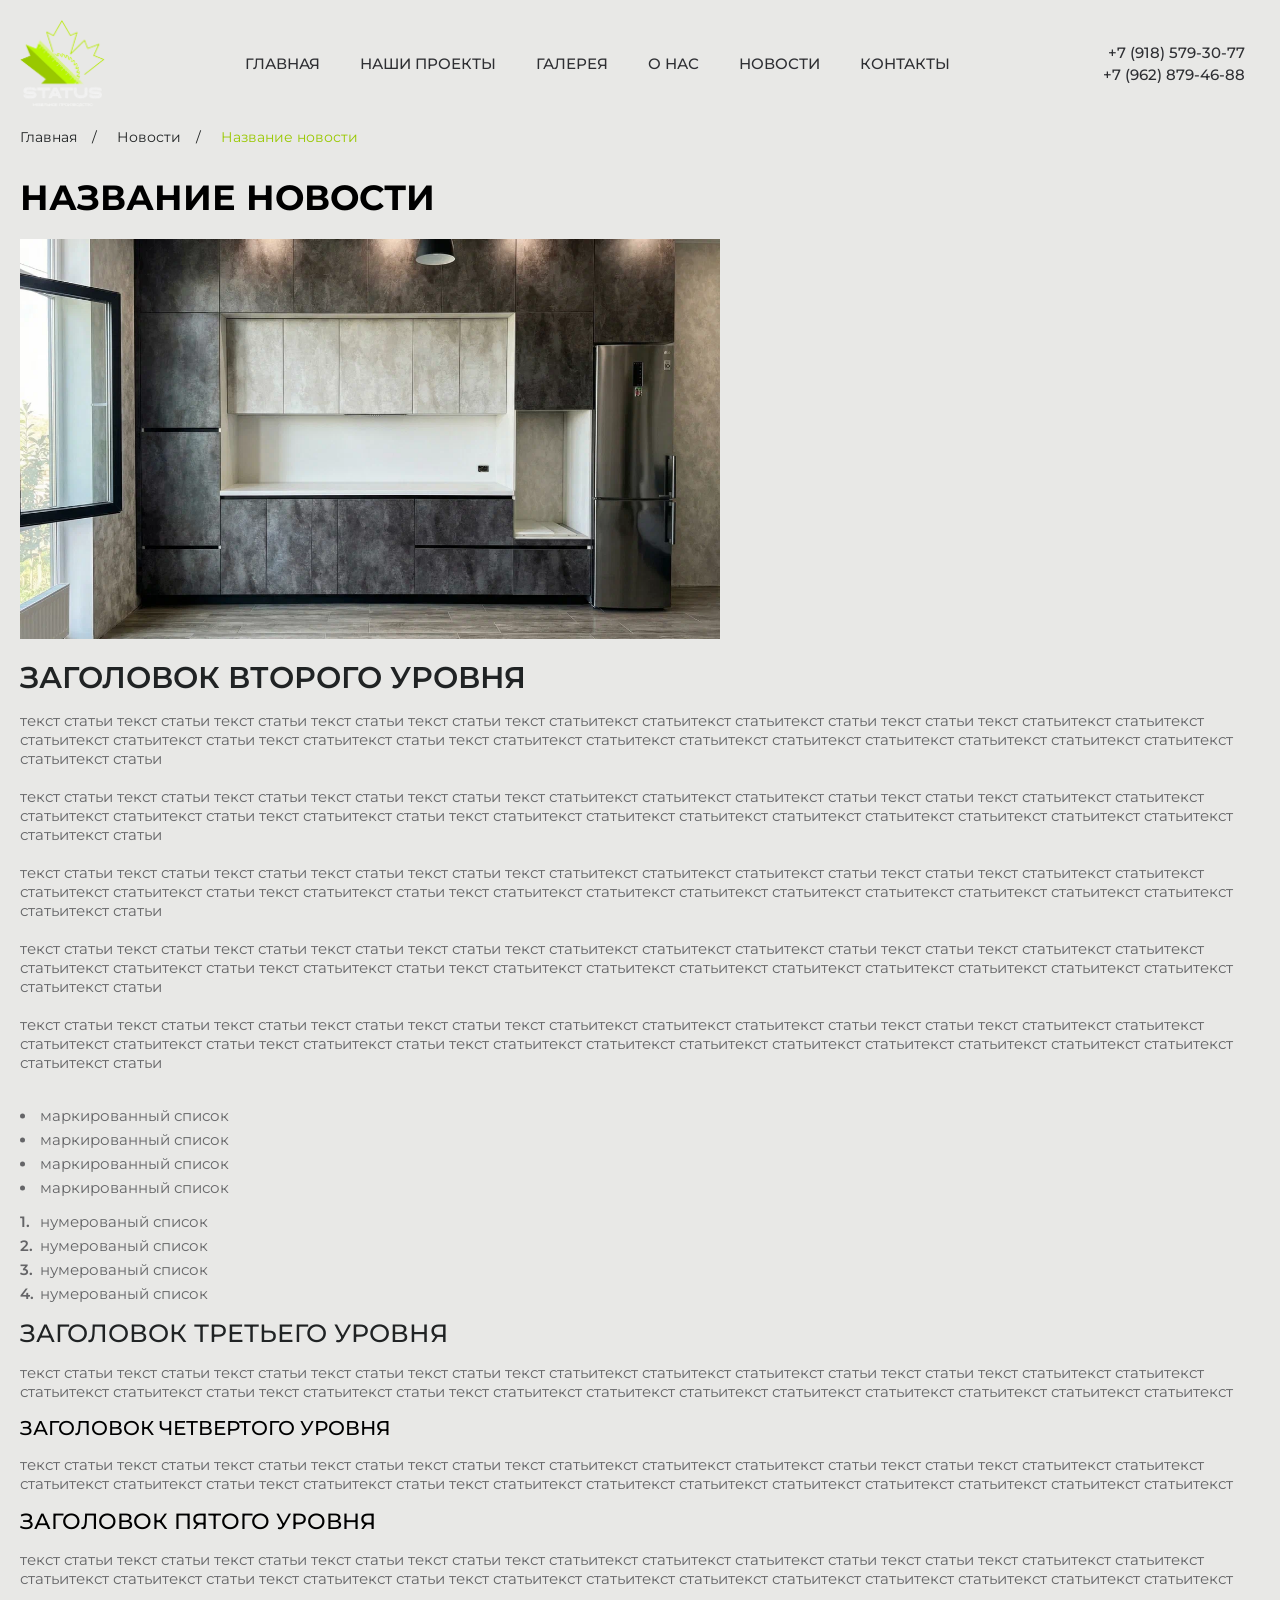
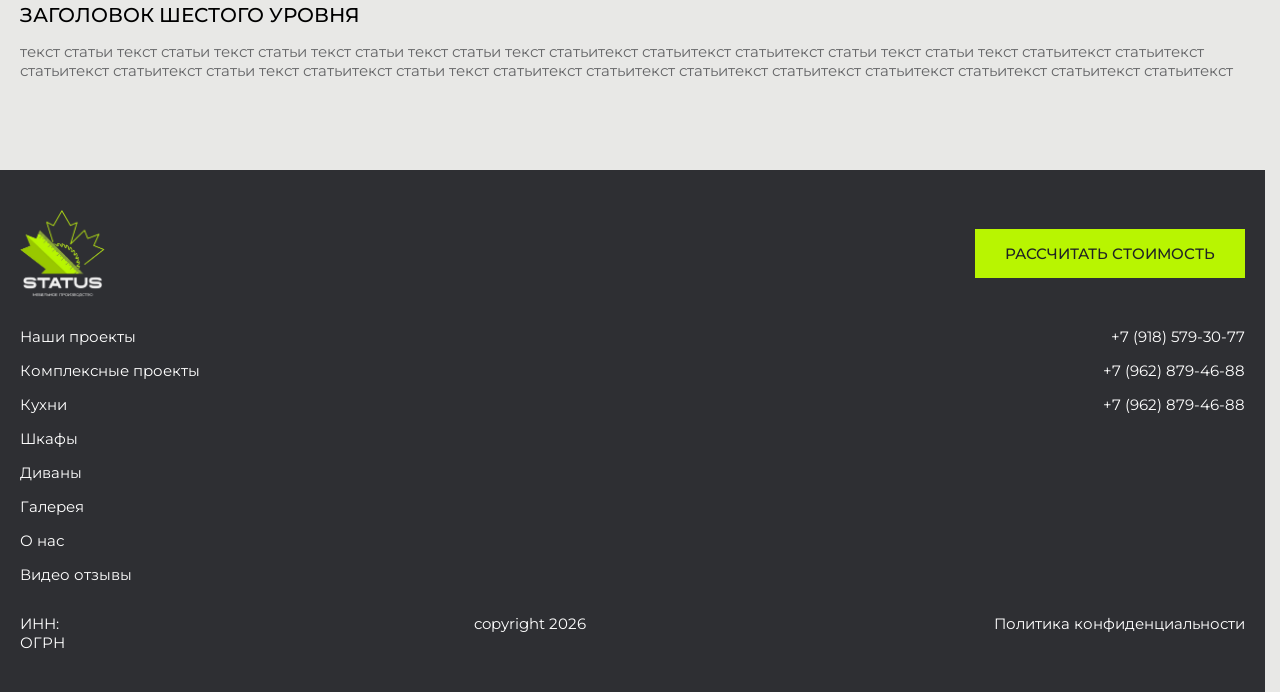
<file: detail-news.html>
<!DOCTYPE html>
<html lang="ru">

<head>
  <meta charset="UTF-8">
  <meta name="viewport" content="width=device-width, initial-scale=1.0">
  <link rel="preconnect" href="https://fonts.googleapis.com">
  <link rel="preconnect" href="https://fonts.gstatic.com" crossorigin>
  <link
    href="https://fonts.googleapis.com/css2?family=Montserrat:ital,wght@0,100..900;1,100..900&family=Roboto:ital,wght@0,100..900;1,100..900&display=swap"
    rel="stylesheet">
  <link rel="stylesheet" href="./assets/css/fancybox.css">
  <link rel="stylesheet" href="./assets/css/splide.min.css">
  <link rel="stylesheet" href="./assets/css/main.css">
  <title>Document</title>
</head>

<body>
  <header class="other-page">
    <div class="header-inner">
      <div class="container">
        <div class="navigation">
          <a href="javascript:void(0)" class="logo">
            <img src="./assets/img/logo.png" alt="logo">
          </a>
          <div class="navigation-right">
            <nav class="top-menu">
              <ul class="nav-menu">
                <li>
                  <a href="index.html">Главная</a>
                </li>
                <li>
                  Наши проекты
                  <ul class="submenu">
                    <li>
                      <a href="project-cat.html">
                        Комплексные проекты
                      </a>
                    </li>
                    <li>
                      <a href="project-cat.html">
                        Кухни
                      </a>
                    </li>
                    <li>
                      <a href="project-cat.html">
                        Шкафы
                      </a>
                    </li>
                    <li>
                      <a href="project-cat.html">
                        Диваны
                      </a>
                    </li>
                  </ul>
                </li>
                <li>
                  <a href="gallery.html">
                    Галерея
                  </a>
                </li>
                <li>
                  <a href="about.html">
                    О нас
                  </a>
                </li>
                <li>
                  <a href="news.html">
                    Новости
                  </a>
                </li>
                <li>
                  <a href="contacts.html">
                    Контакты
                  </a>
                </li>
              </ul>
            </nav>
            <div class="phones">
              <a href="+79185793077" class="phone-header">
                +7 (918) 579-30-77
              </a>
              <a href="+79628794688" class="phone-header">
                +7 (962) 879-46-88
              </a>
            </div>
            <button class="close-menu">
              <img src="./assets/img/close-lg-svgrepo-com.svg" alt="img">
            </button>
          </div>
          <button class="burger">
            <svg width="35" height="35" viewBox="0 0 800 800" fill="none" xmlns="http://www.w3.org/2000/svg">
              <path d="M133.333 600H666.667" stroke="#fff" stroke-width="66.6667" stroke-linecap="round" />
              <path d="M133.333 400H666.667" stroke="#fff" stroke-width="66.6667" stroke-linecap="round" />
              <path d="M133.333 200H666.667" stroke="#fff" stroke-width="66.6667" stroke-linecap="round" />
            </svg>
          </button>
        </div>
      </div>
    </div>
  </header>
  <main>
    <div class="container">
      <nav class="breadcrumbs">
        <ul class="breadcrumbs-items">
          <li>
            <a href="javascript:void(0)">
              Главная
            </a>
          </li>
          <li>
            <a href="javascript:void(0)">
              Новости
            </a>
          </li>
          <li>
            <a href="javascript:void(0)">
              Название новости
            </a>
          </li>
        </ul>
      </nav>
    </div>
    <section class="section detail-news">
      <div class="container">
        <h1>
          Название новости
        </h1>
        <div class="news-detail__image">
          <img src="./assets/img/about.jpg" alt="img">
        </div>
        <div class="news-detail__content">
          <h2>
            Заголовок второго уровня
          </h2>
          <p>
            текст статьи текст статьи текст статьи текст статьи текст статьи текст статьитекст статьитекст статьитекст
            статьи текст статьи текст статьитекст статьитекст статьитекст статьитекст статьи текст статьитекст статьи
            текст статьитекст статьитекст статьитекст статьитекст статьитекст статьитекст статьитекст статьитекст
            статьитекст статьи<br><br>
            текст статьи текст статьи текст статьи текст статьи текст статьи текст статьитекст статьитекст статьитекст
            статьи текст статьи текст статьитекст статьитекст статьитекст статьитекст статьи текст статьитекст статьи
            текст статьитекст статьитекст статьитекст статьитекст статьитекст статьитекст статьитекст статьитекст
            статьитекст статьи<br><br>

            текст статьи текст статьи текст статьи текст статьи текст статьи текст статьитекст статьитекст статьитекст
            статьи текст статьи текст статьитекст статьитекст статьитекст статьитекст статьи текст статьитекст статьи
            текст статьитекст статьитекст статьитекст статьитекст статьитекст статьитекст статьитекст статьитекст
            статьитекст статьи<br><br>

            текст статьи текст статьи текст статьи текст статьи текст статьи текст статьитекст статьитекст статьитекст
            статьи текст статьи текст статьитекст статьитекст статьитекст статьитекст статьи текст статьитекст статьи
            текст статьитекст статьитекст статьитекст статьитекст статьитекст статьитекст статьитекст статьитекст
            статьитекст статьи<br><br>

            текст статьи текст статьи текст статьи текст статьи текст статьи текст статьитекст статьитекст статьитекст
            статьи текст статьи текст статьитекст статьитекст статьитекст статьитекст статьи текст статьитекст статьи
            текст статьитекст статьитекст статьитекст статьитекст статьитекст статьитекст статьитекст статьитекст
            статьитекст статьи<br><br>
          </p>
          <ul>
            <li>
              маркированный список
            </li>
            <li>
              маркированный список
            </li>
            <li>
              маркированный список
            </li>
            <li>
              маркированный список
            </li>
          </ul>
          <ol>
            <li>
              нумерованый список
            </li>
            <li>
              нумерованый список
            </li>
            <li>
              нумерованый список
            </li>
            <li>
              нумерованый список
            </li>
          </ol>
          <h3>
            Заголовок третьего уровня
          </h3>
          <p>
            текст статьи текст статьи текст статьи текст статьи текст статьи текст статьитекст статьитекст статьитекст
            статьи текст статьи текст статьитекст статьитекст статьитекст статьитекст статьи текст статьитекст статьи
            текст статьитекст статьитекст статьитекст статьитекст статьитекст статьитекст статьитекст статьитекст
          </p>
          <h4>
            Заголовок четвертого уровня
          </h4>
          <p>
            текст статьи текст статьи текст статьи текст статьи текст статьи текст статьитекст статьитекст статьитекст
            статьи текст статьи текст статьитекст статьитекст статьитекст статьитекст статьи текст статьитекст статьи
            текст статьитекст статьитекст статьитекст статьитекст статьитекст статьитекст статьитекст статьитекст
          </p>
          <h5>
            Заголовок пятого уровня
          </h5>
          <p>
            текст статьи текст статьи текст статьи текст статьи текст статьи текст статьитекст статьитекст статьитекст
            статьи текст статьи текст статьитекст статьитекст статьитекст статьитекст статьи текст статьитекст статьи
            текст статьитекст статьитекст статьитекст статьитекст статьитекст статьитекст статьитекст статьитекст
          </p>
          <h6>
            Заголовок шестого уровня
          </h6>
          <p>
            текст статьи текст статьи текст статьи текст статьи текст статьи текст статьитекст статьитекст статьитекст
            статьи текст статьи текст статьитекст статьитекст статьитекст статьитекст статьи текст статьитекст статьи
            текст статьитекст статьитекст статьитекст статьитекст статьитекст статьитекст статьитекст статьитекст
          </p>
        </div>
      </div>
    </section>
  </main>
  <footer>
    <div class="container">
      <div class="footer-inner">
        <div class="footer-top">
          <a href="javascript:void(0)" class="footer-logo">
            <img src="./assets/img/logo.png" alt="logo">
          </a>
          <button class="order-btn">
            Рассчитать стоимость
          </button>
        </div>
        <div class="footer-middle">
          <ul class="footer-menu">
            <li>
              <a href="javscript:void(0)">
                Наши проекты
              </a>
              <ul class="submenu">
                <li>
                  <a href="javascript:void(0)">
                    Комплексные проекты
                  </a>
                </li>
                <li>
                  <a href="javascript:void(0)">
                    Кухни
                  </a>
                </li>
                <li>
                  <a href="javascript:void(0)">
                    Шкафы
                  </a>
                </li>
                <li>
                  <a href="javascript:void(0)">
                    Диваны
                  </a>
                </li>
              </ul>
            </li>
            <li>
              <a href="javscript:void(0)">
                Галерея
              </a>
            </li>
            <li>
              <a href="javscript:void(0)">
                О нас
              </a>
            </li>
            <li>
              <a href="javscript:void(0)">
                Видео отзывы
              </a>
            </li>
          </ul>
          <div class="footer-contacts">
            <a href="tel:+79185793077" class="footer-link">
              +7 (918) 579-30-77
            </a>
            <a href="tel:+79628794688" class="footer-link">
              +7 (962) 879-46-88
            </a>
            <a href="mailto:+79628794688" class="footer-link">
              +7 (962) 879-46-88
            </a>
          </div>
        </div>
        <div class="footer-bottom">
          <div class="requzites">
            ИНН:<br>
            ОГРН
          </div>
          <div class="footer-copy">
            copyright 2026
          </div>
          <a href="javascript:void(0)" class="footer-policy">
            Политика конфиденциальности
          </a>
        </div>
      </div>
    </div>
  </footer>
  <script src="./assets/js/fancybox.umd.js"></script>
  <script src="./assets/js/splide.min.js"></script>
  <script src="./assets/js/main.js"></script>
</body>

</html>
</file>
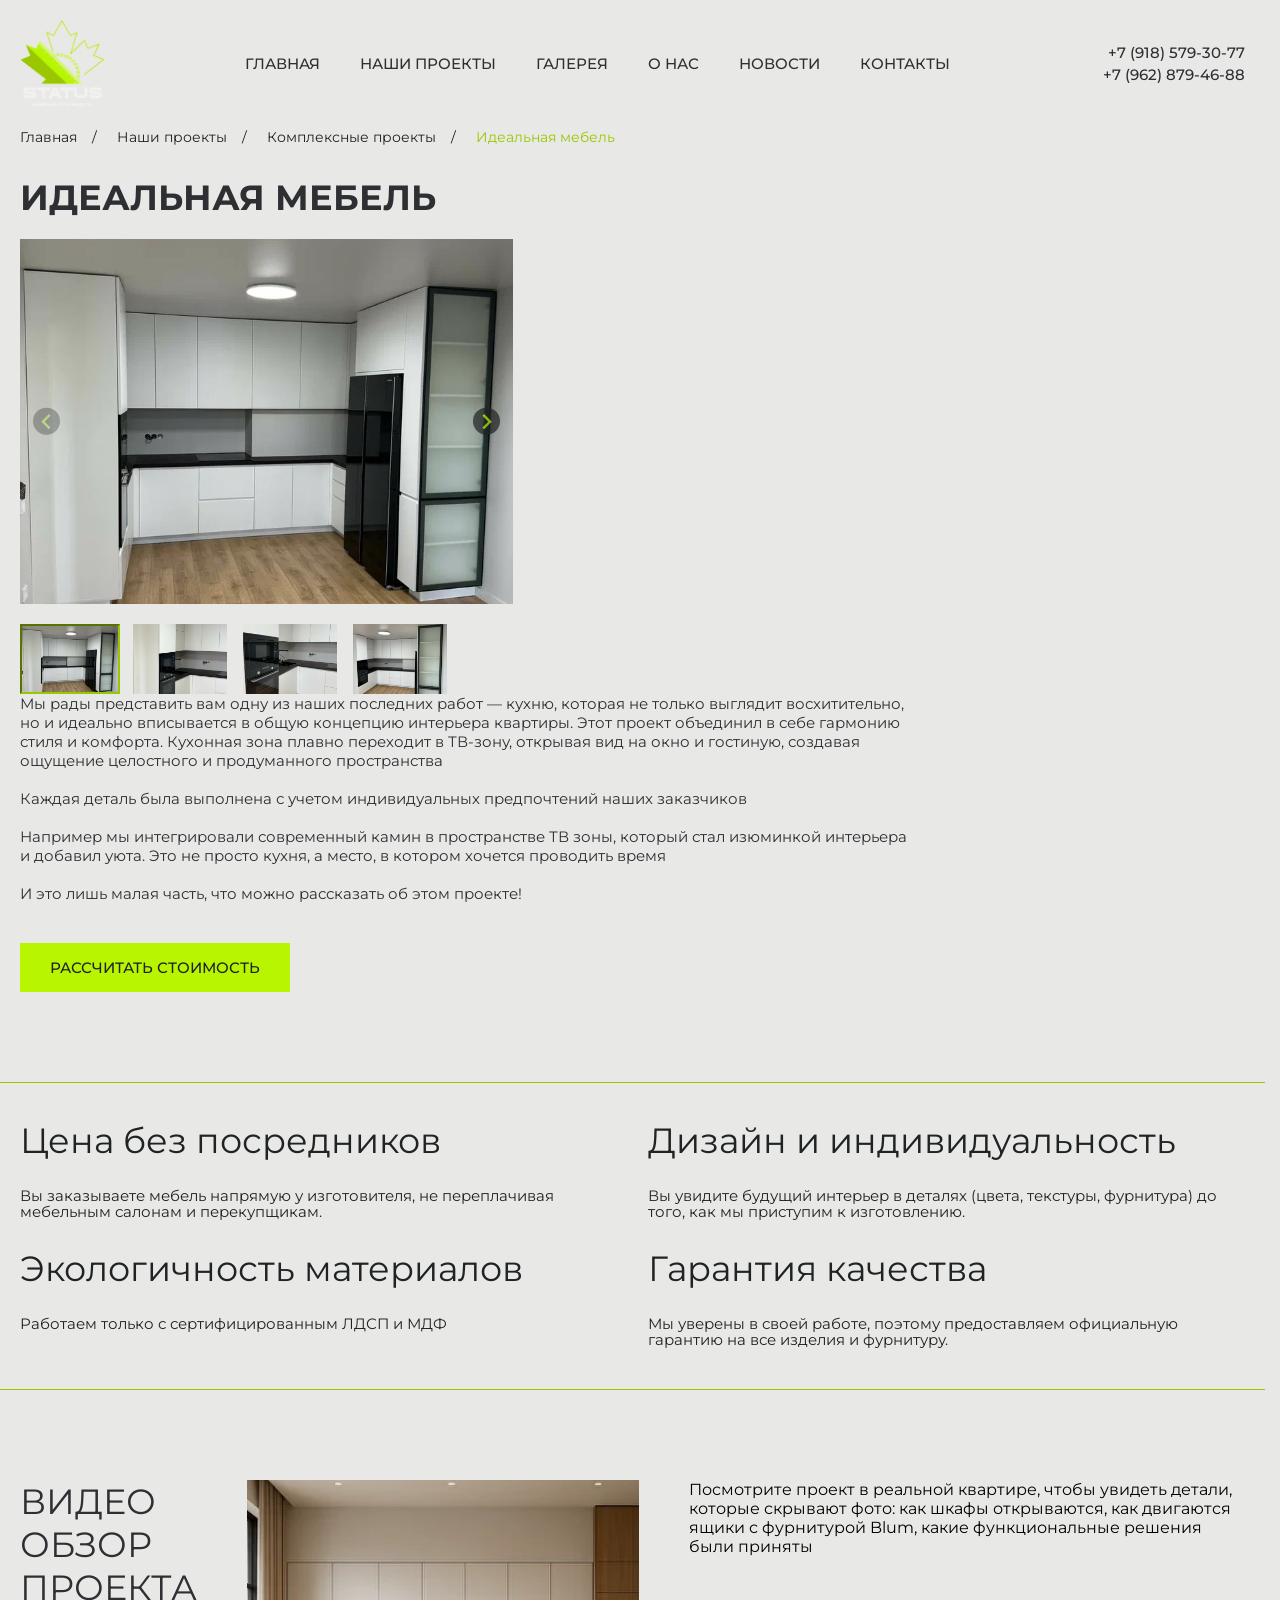
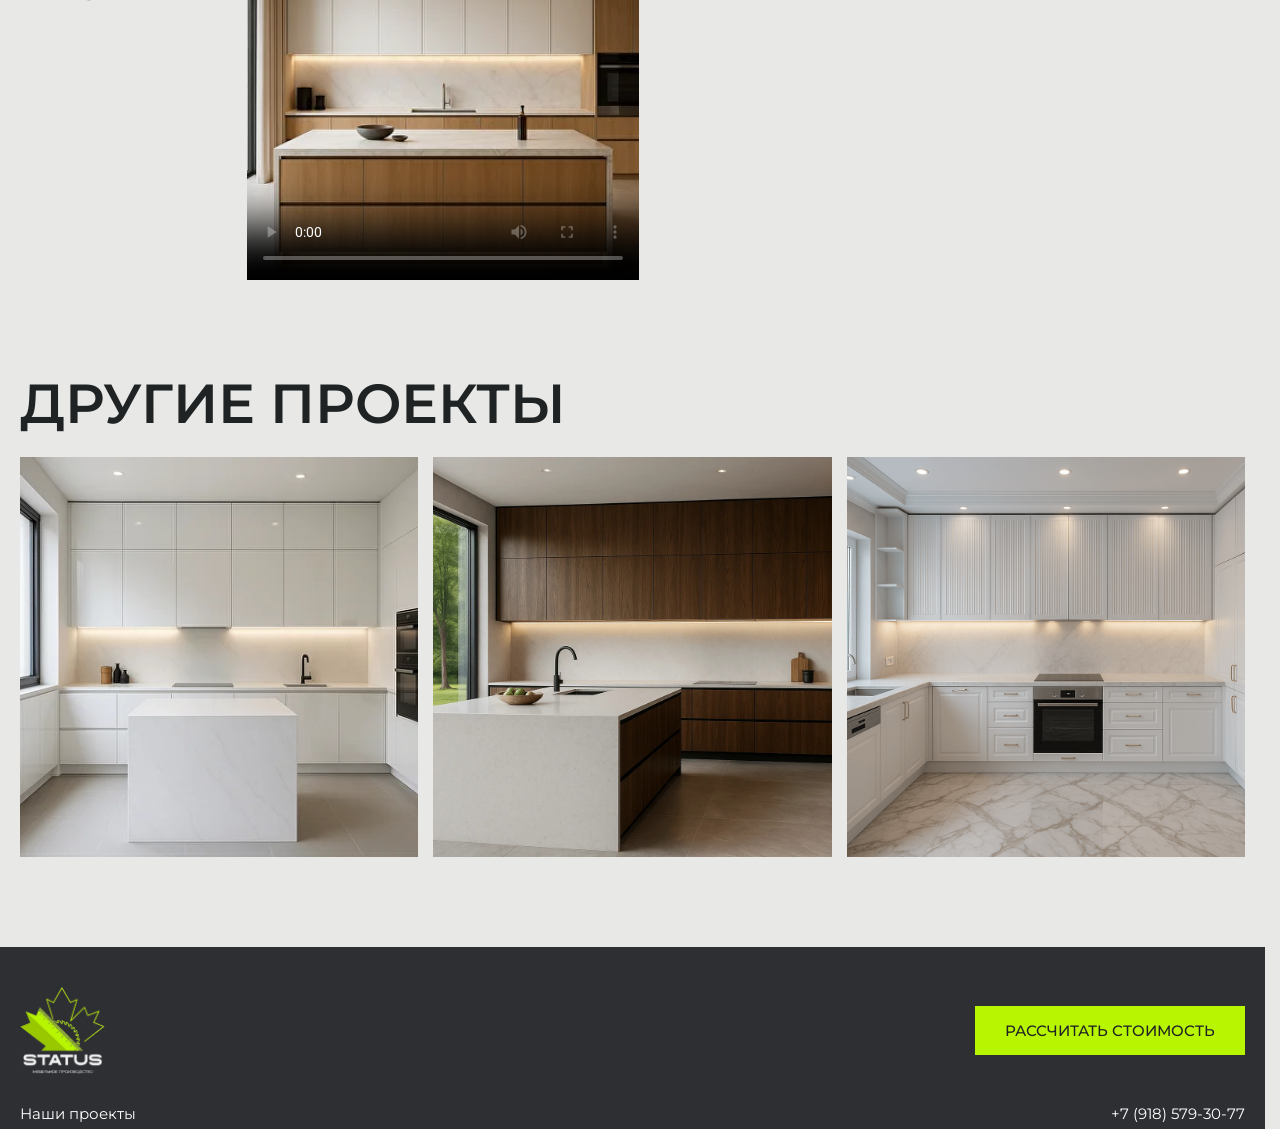
<file: detail-product.html>
<!DOCTYPE html>
<html lang="ru">

<head>
  <meta charset="UTF-8">
  <meta name="viewport" content="width=device-width, initial-scale=1.0">
  <link rel="preconnect" href="https://fonts.googleapis.com">
  <link rel="preconnect" href="https://fonts.gstatic.com" crossorigin>
  <link
    href="https://fonts.googleapis.com/css2?family=Montserrat:ital,wght@0,100..900;1,100..900&family=Roboto:ital,wght@0,100..900;1,100..900&display=swap"
    rel="stylesheet">
  <link rel="stylesheet" href="./assets/css/fancybox.css">
  <link rel="stylesheet" href="./assets/css/splide.min.css">
  <link rel="stylesheet" href="./assets/css/main.css">
  <title>Document</title>
</head>

<body>
  <header class="other-page">
    <div class="header-inner">
      <div class="container">
        <div class="navigation">
          <a href="javascript:void(0)" class="logo">
            <img src="./assets/img/logo.png" alt="logo">
          </a>
          <div class="navigation-right">
            <nav class="top-menu">
              <ul class="nav-menu">
                <li>
                  <a href="index.html">Главная</a>
                </li>
                <li>
                  Наши проекты
                  <ul class="submenu">
                    <li>
                      <a href="project-cat.html">
                        Комплексные проекты
                      </a>
                    </li>
                    <li>
                      <a href="project-cat.html">
                        Кухни
                      </a>
                    </li>
                    <li>
                      <a href="project-cat.html">
                        Шкафы
                      </a>
                    </li>
                    <li>
                      <a href="project-cat.html">
                        Диваны
                      </a>
                    </li>
                  </ul>
                </li>
                <li>
                  <a href="gallery.html">
                    Галерея
                  </a>
                </li>
                <li>
                  <a href="about.html">
                    О нас
                  </a>
                </li>
                <li>
                  <a href="news.html">
                    Новости
                  </a>
                </li>
                <li>
                  <a href="contacts.html">
                   Контакты
                  </a>
                </li>
              </ul>
            </nav>
            <div class="phones">
              <a href="+79185793077" class="phone-header">
                +7 (918) 579-30-77
              </a>
              <a href="+79628794688" class="phone-header">
                +7 (962) 879-46-88
              </a>
            </div>
            <button class="close-menu">
              <img src="./assets/img/close-lg-svgrepo-com.svg" alt="img">
            </button>
          </div>
          <button class="burger">
            <svg width="35" height="35" viewBox="0 0 800 800" fill="none" xmlns="http://www.w3.org/2000/svg">
              <path d="M133.333 600H666.667" stroke="#fff" stroke-width="66.6667" stroke-linecap="round" />
              <path d="M133.333 400H666.667" stroke="#fff" stroke-width="66.6667" stroke-linecap="round" />
              <path d="M133.333 200H666.667" stroke="#fff" stroke-width="66.6667" stroke-linecap="round" />
            </svg>
          </button>
        </div>
      </div>
    </div>
  </header>
  <main>
    <div class="container">
      <nav class="breadcrumbs">
        <ul class="breadcrumbs-items">
          <li>
            <a href="javascript:void(0)">
              Главная
            </a>
          </li>
          <li>
            <a href="javascript:void(0)">
              Наши проекты
            </a>
          </li>
          <li>
            <a href="javascript:void(0)">
              Комплексные проекты
            </a>
          </li>
          <li>
            <a href="javascript:void(0)">
              Идеальная мебель
            </a>
          </li>
        </ul>
      </nav>
    </div>
    <section class="section detail-product">
      <div class="container">
        <div class="detail-product__inner">
          <div class="detail-product__sliders" data-move-target=".detail-product__info .section-title" data-move-break="1200">
            <!-- Главный слайдер -->
            <div id="main-slider" class="splide detail-slider" aria-label="product slider">
              <div class="splide__track">
                <ul class="splide__list detail-product__gallery">
                  <li class="splide__slide">
                    <a href="./assets/img/dt1.jpeg" data-fancybox="gallery-ideal">
                      <img src="./assets/img/dt1.jpeg" alt="img">
                    </a>
                  </li>
                  <li class="splide__slide">
                    <a href="./assets/img/dt2.jpeg" data-fancybox="gallery-ideal">
                      <img src="./assets/img/dt2.jpeg" alt="img">
                    </a>
                  </li>
                  <li class="splide__slide">
                    <a href="./assets/img/dt3.jpeg" data-fancybox="gallery-ideal">
                      <img src="./assets/img/dt3.jpeg" alt="img">
                    </a>
                  </li>
                  <li class="splide__slide">
                    <a href="./assets/img/dt4.jpeg" data-fancybox="gallery-ideal">
                      <img src="./assets/img/dt4.jpeg" alt="img">
                    </a>
                  </li>
                </ul>
              </div>
            </div>

            <!-- Миниатюры -->
            <div id="thumbnail-slider" class="splide detail-slider-thumbs" aria-label="thumbnail slider">
              <div class="splide__track">
                <ul class="splide__list">
                  <li class="splide__slide"><img src="./assets/img/dt1.jpeg" alt="thumb"></li>
                  <li class="splide__slide"><img src="./assets/img/dt2.jpeg" alt="thumb"></li>
                  <li class="splide__slide"><img src="./assets/img/dt3.jpeg" alt="thumb"></li>
                  <li class="splide__slide"><img src="./assets/img/dt4.jpeg" alt="thumb"></li>
                </ul>
              </div>
            </div>
          </div>
          <div class="detail-product__info">
            <h1 class="section-title">
              Идеальная мебель
            </h1>
            <div class="section-description">
              Мы рады представить вам одну из наших последних работ — кухню, которая не только выглядит восхитительно,
              но и идеально вписывается в общую концепцию интерьера квартиры. Этот проект объединил в себе гармонию
              стиля и комфорта. Кухонная зона плавно переходит в ТВ-зону, открывая вид на окно и гостиную, создавая
              ощущение целостного и продуманного пространства<br><br>

              Каждая деталь была выполнена с учетом индивидуальных предпочтений наших заказчиков<br><br>

              Например мы интегрировали современный камин в пространстве ТВ зоны, который стал изюминкой интерьера и
              добавил уюта. Это не просто кухня, а место, в котором хочется проводить время<br><br>

              И это лишь малая часть, что можно рассказать об этом проекте!
            </div>
            <button class="order-btn">
              Рассчитать стоимость
            </button>
          </div>
        </div>
      </div>
    </section>
    <section class="advantages advantages-detail section">
      <div class="container">
        <div class="advantages-inner">
          <ul class="advantages-list">
            <li>
              <p>
                Цена без посредников
              </p>
              <span>
                Вы заказываете мебель напрямую у изготовителя, не переплачивая мебельным салонам и перекупщикам.
              </span>
            </li>
            <li>
              <p>
                Дизайн и индивидуальность
              </p>
              <span>
                Вы увидите будущий интерьер в деталях (цвета, текстуры, фурнитура) до того, как мы приступим к
                изготовлению.
              </span>
            </li>
            <li>
              <p>
                Экологичность материалов
              </p>
              <span>
                Работаем только с сертифицированным ЛДСП и МДФ
              </span>
            </li>
            <li>
              <p>
                Гарантия качества
              </p>
              <span>
                Мы уверены в своей работе, поэтому предоставляем официальную гарантию на все изделия и фурнитуру.
              </span>
            </li>
          </ul>
        </div>
      </div>
    </section>
    <section class="section product-review">
      <div class="container">
        <div class="product-review__inner">
          <div class="product-review__info">
            <div class="product-review__title">
              Видео обзор проекта
            </div>
            <div class="product-review__description" data-move-target=".product-review__video" data-move-break="992">
              Посмотрите проект в реальной квартире, чтобы увидеть детали, которые скрывают фото: как шкафы открываются,
              как двигаются ящики с фурнитурой Blum, какие функциональные решения были приняты
            </div>
          </div>
          <div class="product-review__video">
            <video src="./assets/img/rew.mp4" controls width="640" poster="./assets/img/ga1.webp">
              Ваш браузер не поддерживает видео тег.
            </video>
          </div>
        </div>
      </div>
    </section>
    <section class="section other-projects">
      <div class="container">
        <h2>
          Другие проекты
        </h2>
        <ul class="other-projects__list">
          <li>
            <a href="detail-product.html">
              <img src="./assets/img/gallery/gal1.webp" alt="name">
              <div class="other-projects__text">
                Подробнее о проекте
              </div>
            </a>
          </li>
          <li>
            <a href="detail-product.html">
              <img src="./assets/img/gallery/gal2.webp" alt="name">
              <div class="other-projects__text">
                Подробнее о проекте
              </div>
            </a>
          </li>
          <li>
            <a href="detail-product.html">
              <img src="./assets/img/gallery/gal11.png" alt="name">
              <div class="other-projects__text">
                Подробнее о проекте
              </div>
            </a>
          </li>
        </ul>
      </div>
    </section>
  </main>
  <footer>
    <div class="container">
      <div class="footer-inner">
        <div class="footer-top">
          <a href="javascript:void(0)" class="footer-logo">
            <img src="./assets/img/logo.png" alt="logo">
          </a>
          <button class="order-btn">
            Рассчитать стоимость
          </button>
        </div>
        <div class="footer-middle">
          <ul class="footer-menu">
            <li>
              <a href="javscript:void(0)">
                Наши проекты
              </a>
              <ul class="submenu">
                <li>
                  <a href="javascript:void(0)">
                    Комплексные проекты
                  </a>
                </li>
                <li>
                  <a href="javascript:void(0)">
                    Кухни
                  </a>
                </li>
                <li>
                  <a href="javascript:void(0)">
                    Шкафы
                  </a>
                </li>
                <li>
                  <a href="javascript:void(0)">
                    Диваны
                  </a>
                </li>
              </ul>
            </li>
            <li>
              <a href="javscript:void(0)">
                Галерея
              </a>
            </li>
            <li>
              <a href="javscript:void(0)">
                О нас
              </a>
            </li>
            <li>
              <a href="javscript:void(0)">
                Видео отзывы
              </a>
            </li>
          </ul>
          <div class="footer-contacts">
            <a href="tel:+79185793077" class="footer-link">
              +7 (918) 579-30-77
            </a>
            <a href="tel:+79628794688" class="footer-link">
              +7 (962) 879-46-88
            </a>
            <a href="mailto:+79628794688" class="footer-link">
              +7 (962) 879-46-88
            </a>
          </div>
        </div>
        <div class="footer-bottom">
          <div class="requzites">
            ИНН:<br>
            ОГРН
          </div>
          <div class="footer-copy">
            copyright 2026
          </div>
          <a href="javascript:void(0)" class="footer-policy">
            Политика конфиденциальности
          </a>
        </div>
      </div>
    </div>
  </footer>
  <script src="./assets/js/fancybox.umd.js"></script>
  <script src="./assets/js/splide.min.js"></script>
  <script src="./assets/js/main.js"></script>
</body>

</html>
</file>
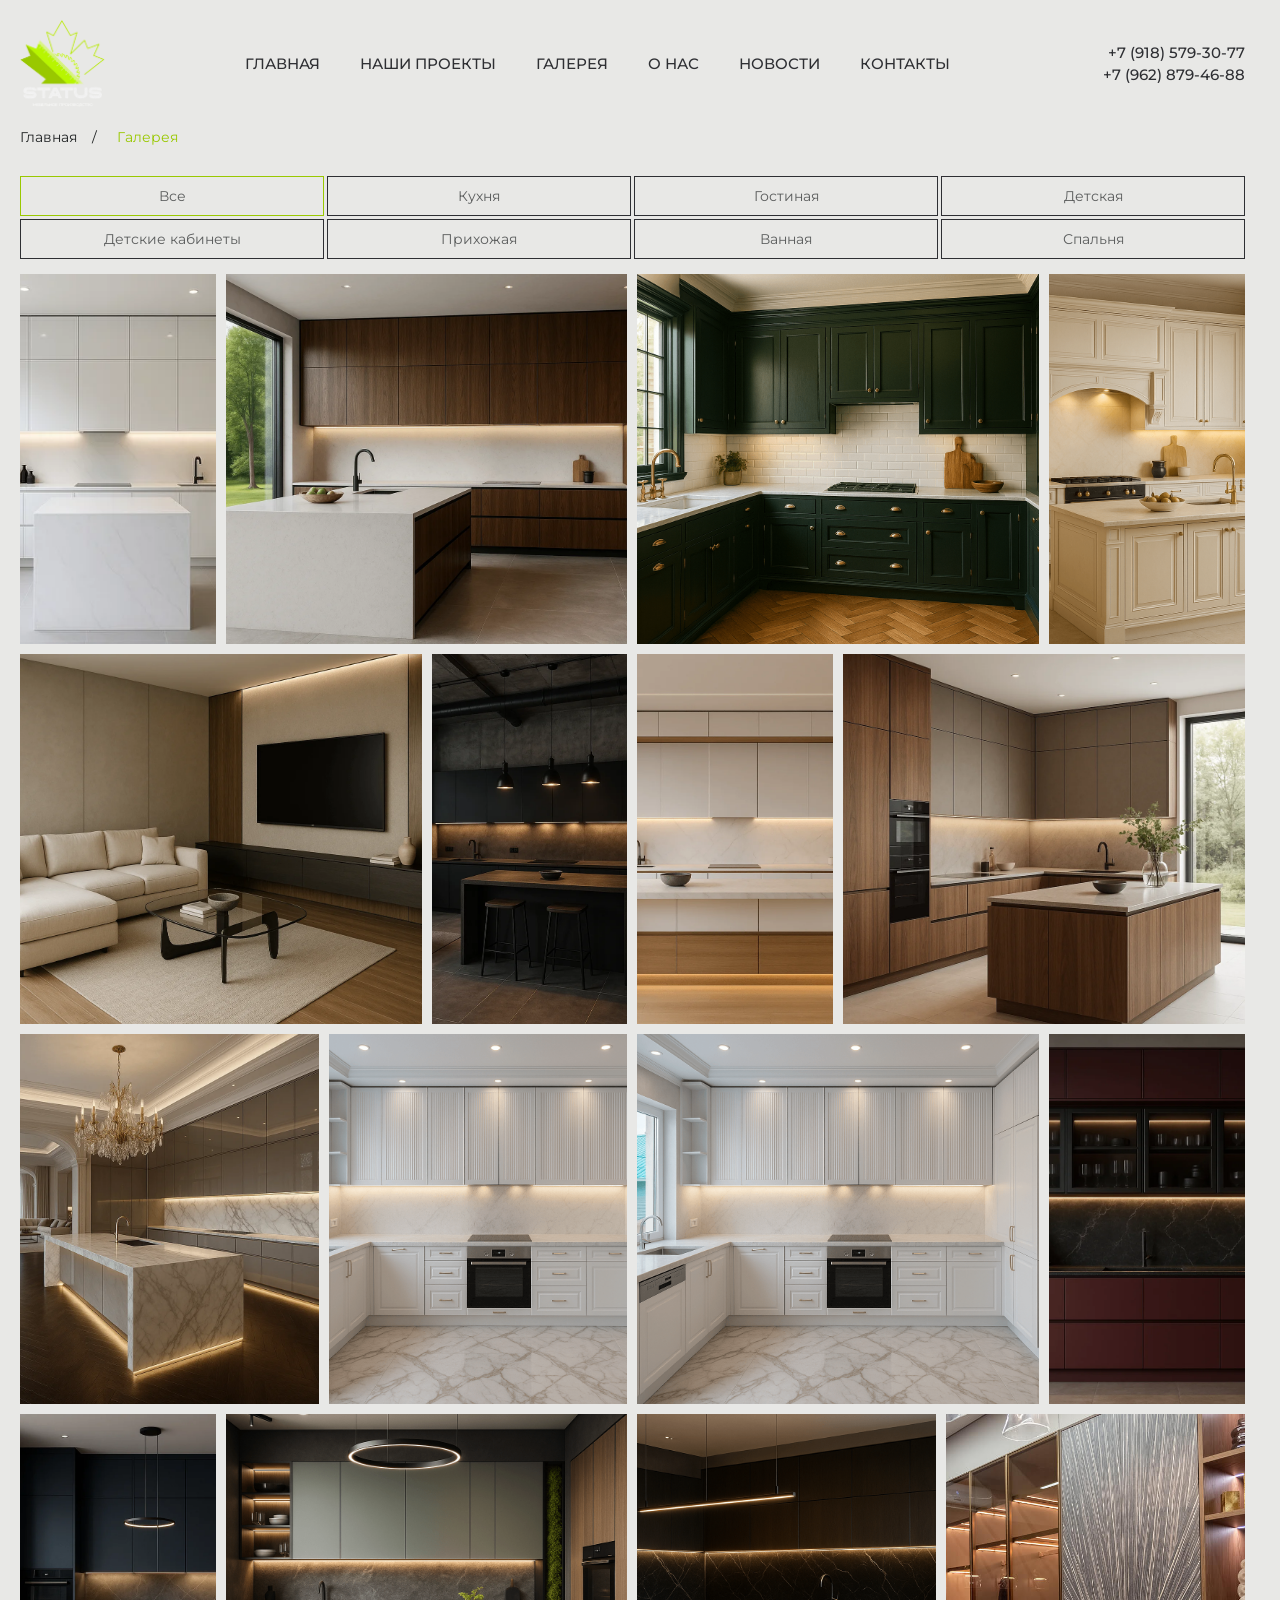
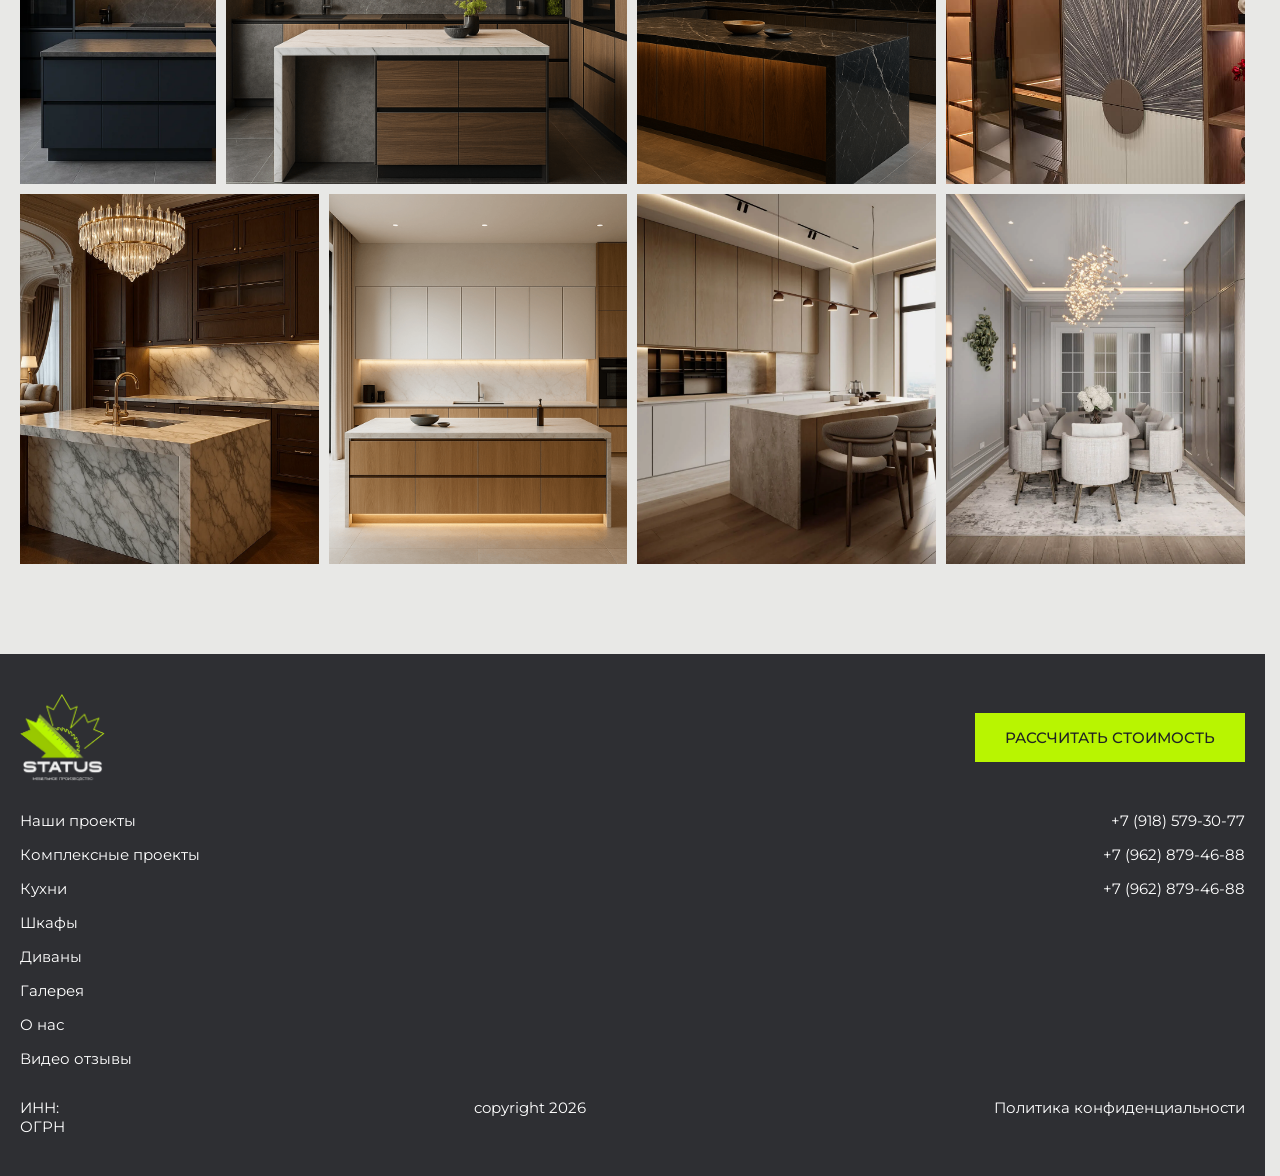
<file: gallery.html>
<!DOCTYPE html>
<html lang="ru">

<head>
  <meta charset="UTF-8">
  <meta name="viewport" content="width=device-width, initial-scale=1.0">
  <link rel="preconnect" href="https://fonts.googleapis.com">
  <link rel="preconnect" href="https://fonts.gstatic.com" crossorigin>
  <link
    href="https://fonts.googleapis.com/css2?family=Montserrat:ital,wght@0,100..900;1,100..900&family=Roboto:ital,wght@0,100..900;1,100..900&display=swap"
    rel="stylesheet">
  <link rel="stylesheet" href="./assets/css/fancybox.css">
  <link rel="stylesheet" href="./assets/css/main.css">
  <title>Document</title>
</head>

<body>
  <header class="other-page">
    <div class="header-inner">
      <div class="container">
        <div class="navigation">
          <a href="javascript:void(0)" class="logo">
            <img src="./assets/img/logo.png" alt="logo">
          </a>
          <div class="navigation-right">
            <nav class="top-menu">
              <ul class="nav-menu">
                <li>
                  <a href="index.html">Главная</a>
                </li>
                <li>
                  Наши проекты
                  <ul class="submenu">
                    <li>
                      <a href="project-cat.html">
                        Комплексные проекты
                      </a>
                    </li>
                    <li>
                      <a href="project-cat.html">
                        Кухни
                      </a>
                    </li>
                    <li>
                      <a href="project-cat.html">
                        Шкафы
                      </a>
                    </li>
                    <li>
                      <a href="project-cat.html">
                        Диваны
                      </a>
                    </li>
                  </ul>
                </li>
                <li>
                  <a href="gallery.html">
                    Галерея
                  </a>
                </li>
                <li>
                  <a href="about.html">
                    О нас
                  </a>
                </li>
                <li>
                  <a href="news.html">
                    Новости
                  </a>
                </li>
                <li>
                  <a href="contacts.html">
                   Контакты
                  </a>
                </li>
              </ul>
            </nav>
            <div class="phones">
              <a href="+79185793077" class="phone-header">
                +7 (918) 579-30-77
              </a>
              <a href="+79628794688" class="phone-header">
                +7 (962) 879-46-88
              </a>
            </div>
            <button class="close-menu">
              <img src="./assets/img/close-lg-svgrepo-com.svg" alt="img">
            </button>
          </div>
          <button class="burger">
            <svg width="35" height="35" viewBox="0 0 800 800" fill="none" xmlns="http://www.w3.org/2000/svg">
              <path d="M133.333 600H666.667" stroke="#fff" stroke-width="66.6667" stroke-linecap="round" />
              <path d="M133.333 400H666.667" stroke="#fff" stroke-width="66.6667" stroke-linecap="round" />
              <path d="M133.333 200H666.667" stroke="#fff" stroke-width="66.6667" stroke-linecap="round" />
            </svg>
          </button>
        </div>
      </div>
    </div>
  </header>
  <main>
    <div class="container">
      <nav class="breadcrumbs">
        <ul class="breadcrumbs-items">
          <li>
            <a href="javascript:void(0)">
              Главная
            </a>
          </li>
          <li>
            <a href="javascript:void(0)">
              Галерея
            </a>
          </li>
        </ul>
      </nav>
    </div>
    <section class="section gallery">
      <div class="container">
        <ul class="gallery-filters">
          <li>
            <a class="active" href="javascript:void(0)">
              <span>
                Все
              </span>
            </a>
          </li>
          <li>
            <a href="javascript:void(0)">
              <span>
                Кухня
              </span>
            </a>
          </li>
          <li>
            <a href="javascript:void(0)">
              <span>
                Гостиная
              </span>
            </a>
          </li>
          <li>
            <a href="javascript:void(0)">
              <span>
                Детская
              </span>
            </a>
          </li>
          <li>
            <a href="javascript:void(0)">
              <span>
                Детские кабинеты
              </span>
            </a>
          </li>
          <li>
            <a href="javascript:void(0)">
              <span>
                Прихожая
              </span>
            </a>
          </li>
          <li>
            <a href="javascript:void(0)">
              <span>
                Ванная
              </span>
            </a>
          </li>
          <li>
            <a href="javascript:void(0)">
              <span>
                Спальня
              </span>
            </a>
          </li>
        </ul>
        <ul class="gallery-images">
          <li>
            <a href="./assets/img/gallery/gal1.webp" data-fancybox="gallery-all">
              <img src="./assets/img/gallery/gal1.webp" alt="img">
            </a>
          </li>
          <li>
            <a href="./assets/img/gallery/gal2.webp" data-fancybox="gallery-all">
              <img src="./assets/img/gallery/gal2.webp" alt="img">
            </a>
          </li>
          <li>
            <a href="./assets/img/gallery/gal3.png" data-fancybox="gallery-all">
              <img src="./assets/img/gallery/gal3.png" alt="img">
            </a>
          </li>
          <li>
            <a href="./assets/img/gallery/gal4.png" data-fancybox="gallery-all">
              <img src="./assets/img/gallery/gal4.png" alt="img">
            </a>
          </li>
          <li>
            <a href="./assets/img/gallery/gal5.webp" data-fancybox="gallery-all">
              <img src="./assets/img/gallery/gal5.webp" alt="img">
            </a>
          </li>
          <li>
            <a href="./assets/img/gallery/gal6.webp" data-fancybox="gallery-all">
              <img src="./assets/img/gallery/gal6.webp" alt="img">
            </a>
          </li>
          <li>
            <a href="./assets/img/gallery/gal7.webp" data-fancybox="gallery-all">
              <img src="./assets/img/gallery/gal7.webp" alt="img">
            </a>
          </li>
          <li>
            <a href="./assets/img/gallery/gal8.webp" data-fancybox="gallery-all">
              <img src="./assets/img/gallery/gal8.webp" alt="img">
            </a>
          </li>
          <li>
            <a href="./assets/img/gallery/gal9.webp" data-fancybox="gallery-all">
              <img src="./assets/img/gallery/gal9.webp" alt="img">
            </a>
          </li>
          <li>
            <a href="./assets/img/gallery/gal10.png" data-fancybox="gallery-all">
              <img src="./assets/img/gallery/gal10.png" alt="img">
            </a>
          </li>
          <li>
            <a href="./assets/img/gallery/gal11.png" data-fancybox="gallery-all">
              <img src="./assets/img/gallery/gal11.png" alt="img">
            </a>
          </li>
          <li>
            <a href="./assets/img/gallery/gal12.webp" data-fancybox="gallery-all">
              <img src="./assets/img/gallery/gal12.webp" alt="img">
            </a>
          </li>
          <li>
            <a href="./assets/img/gallery/gal13.webp" data-fancybox="gallery-all">
              <img src="./assets/img/gallery/gal13.webp" alt="img">
            </a>
          </li>
          <li>
            <a href="./assets/img/gallery/gal14.png" data-fancybox="gallery-all">
              <img src="./assets/img/gallery/gal14.png" alt="img">
            </a>
          </li>
          <li>
            <a href="./assets/img/gallery/gal15.png" data-fancybox="gallery-all">
              <img src="./assets/img/gallery/gal15.png" alt="img">
            </a>
          </li>
          <li>
            <a href="./assets/img/gallery/gal16.webp" data-fancybox="gallery-all">
              <img src="./assets/img/gallery/gal16.webp" alt="img">
            </a>
          </li>
          <li>
            <a href="./assets/img/gallery/gal17.webp" data-fancybox="gallery-all">
              <img src="./assets/img/gallery/gal17.webp" alt="img">
            </a>
          </li>
          <li>
            <a href="./assets/img/gallery/gal18.png" data-fancybox="gallery-all">
              <img src="./assets/img/gallery/gal18.png" alt="img">
            </a>
          </li>
          <li>
            <a href="./assets/img/gallery/gal19.webp" data-fancybox="gallery-all">
              <img src="./assets/img/gallery/gal19.webp" alt="img">
            </a>
          </li>
          <li>
            <a href="./assets/img/gallery/gal20.webp" data-fancybox="gallery-all">
              <img src="./assets/img/gallery/gal20.webp" alt="img">
            </a>
          </li>
        </ul>
      </div>
    </section>
  </main>
  <footer>
    <div class="container">
      <div class="footer-inner">
        <div class="footer-top">
          <a href="javascript:void(0)" class="footer-logo">
            <img src="./assets/img/logo.png" alt="logo">
          </a>
          <button class="order-btn">
            Рассчитать стоимость
          </button>
        </div>
        <div class="footer-middle">
          <ul class="footer-menu">
            <li>
              <a href="javscript:void(0)">
                Наши проекты
              </a>
              <ul class="submenu">
                <li>
                  <a href="javascript:void(0)">
                    Комплексные проекты
                  </a>
                </li>
                <li>
                  <a href="javascript:void(0)">
                    Кухни
                  </a>
                </li>
                <li>
                  <a href="javascript:void(0)">
                    Шкафы
                  </a>
                </li>
                <li>
                  <a href="javascript:void(0)">
                    Диваны
                  </a>
                </li>
              </ul>
            </li>
            <li>
              <a href="javscript:void(0)">
                Галерея
              </a>
            </li>
            <li>
              <a href="javscript:void(0)">
                О нас
              </a>
            </li>
            <li>
              <a href="javscript:void(0)">
                Видео отзывы
              </a>
            </li>
          </ul>
          <div class="footer-contacts">
            <a href="tel:+79185793077" class="footer-link">
              +7 (918) 579-30-77
            </a>
            <a href="tel:+79628794688" class="footer-link">
              +7 (962) 879-46-88
            </a>
            <a href="mailto:+79628794688" class="footer-link">
              +7 (962) 879-46-88
            </a>
          </div>
        </div>
        <div class="footer-bottom">
          <div class="requzites">
            ИНН:<br>
            ОГРН
          </div>
          <div class="footer-copy">
            copyright 2026
          </div>
          <a href="javascript:void(0)" class="footer-policy">
            Политика конфиденциальности
          </a>
        </div>
      </div>
    </div>
  </footer>
  <script src="./assets/js/fancybox.umd.js"></script>
  <script src="./assets/js/main.js"></script>
</body>

</html>
</file>
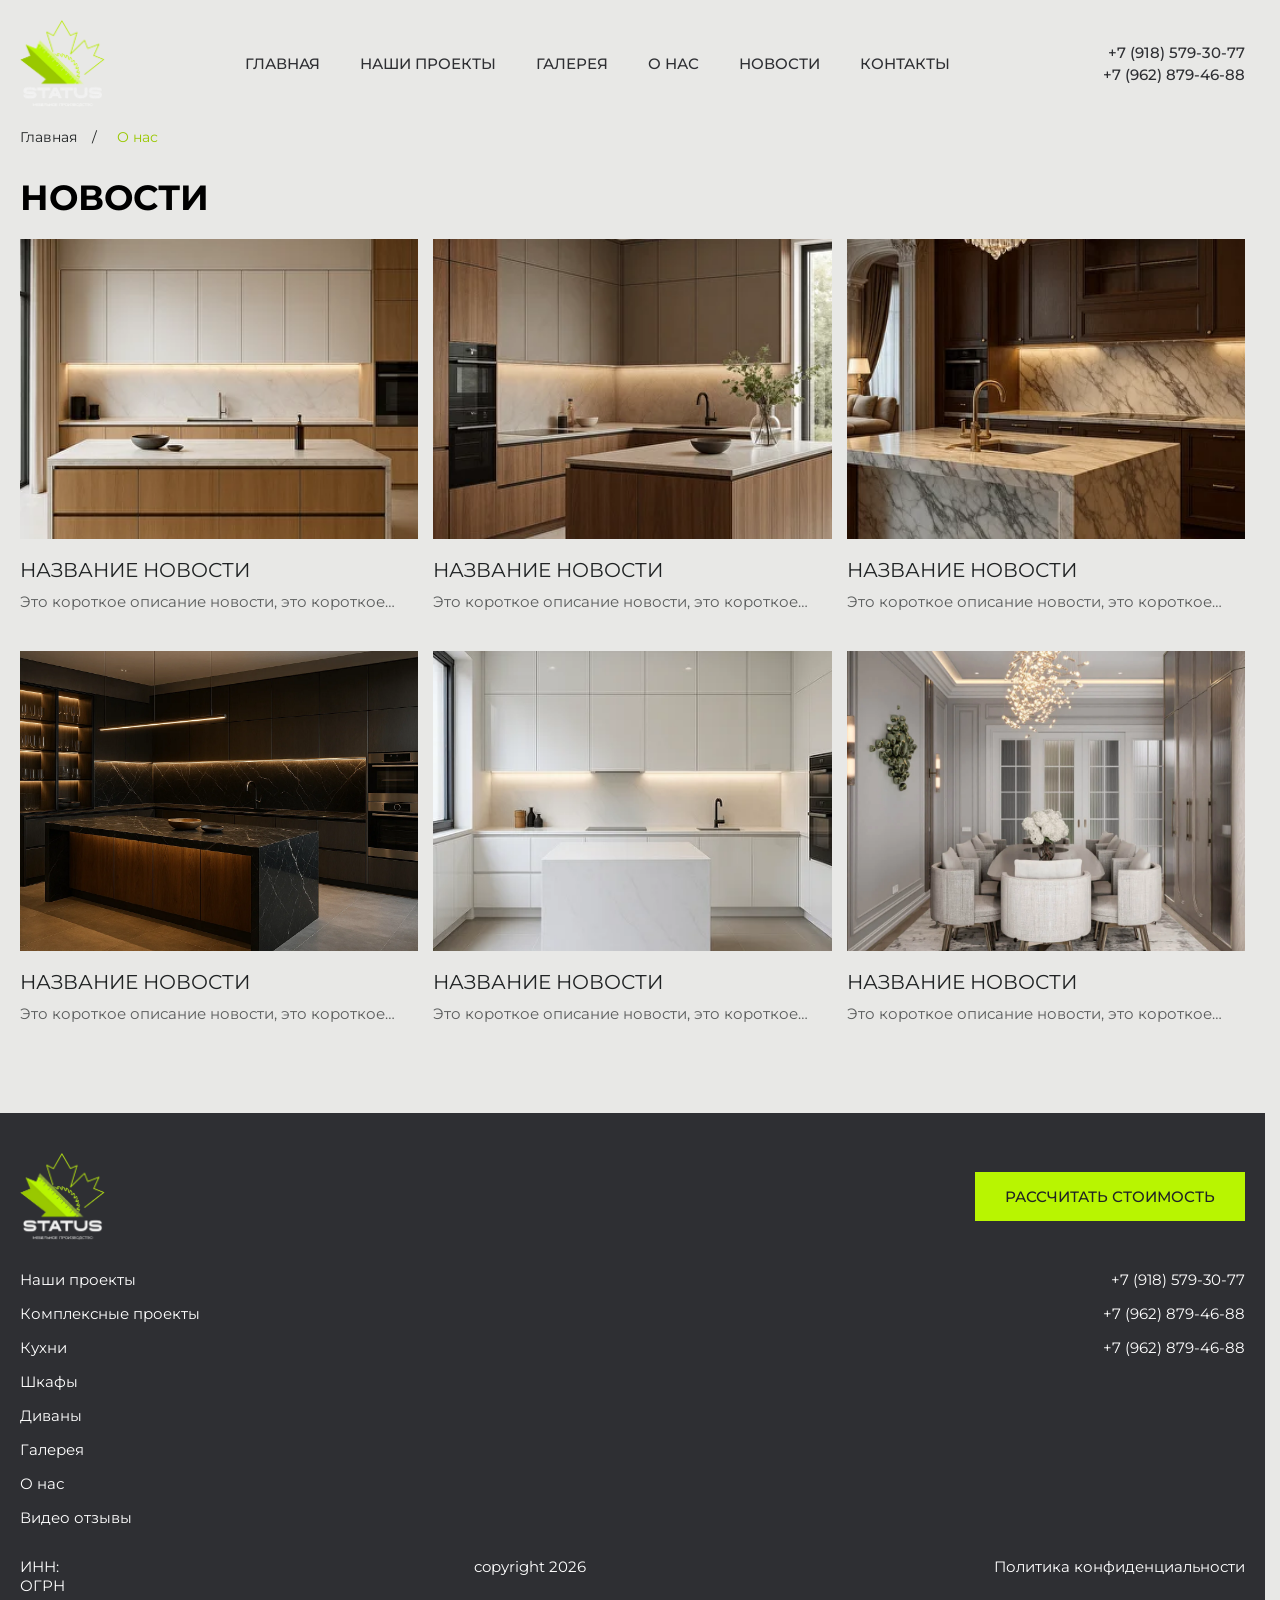
<file: news.html>
<!DOCTYPE html>
<html lang="ru">

<head>
  <meta charset="UTF-8">
  <meta name="viewport" content="width=device-width, initial-scale=1.0">
  <link rel="preconnect" href="https://fonts.googleapis.com">
  <link rel="preconnect" href="https://fonts.gstatic.com" crossorigin>
  <link
    href="https://fonts.googleapis.com/css2?family=Montserrat:ital,wght@0,100..900;1,100..900&family=Roboto:ital,wght@0,100..900;1,100..900&display=swap"
    rel="stylesheet">
  <link rel="stylesheet" href="./assets/css/fancybox.css">
  <link rel="stylesheet" href="./assets/css/splide.min.css">
  <link rel="stylesheet" href="./assets/css/main.css">
  <title>Document</title>
</head>

<body>
  <header class="other-page">
    <div class="header-inner">
      <div class="container">
        <div class="navigation">
          <a href="javascript:void(0)" class="logo">
            <img src="./assets/img/logo.png" alt="logo">
          </a>
          <div class="navigation-right">
            <nav class="top-menu">
              <ul class="nav-menu">
                <li>
                  <a href="index.html">Главная</a>
                </li>
                <li>
                  Наши проекты
                  <ul class="submenu">
                    <li>
                      <a href="project-cat.html">
                        Комплексные проекты
                      </a>
                    </li>
                    <li>
                      <a href="project-cat.html">
                        Кухни
                      </a>
                    </li>
                    <li>
                      <a href="project-cat.html">
                        Шкафы
                      </a>
                    </li>
                    <li>
                      <a href="project-cat.html">
                        Диваны
                      </a>
                    </li>
                  </ul>
                </li>
                <li>
                  <a href="gallery.html">
                    Галерея
                  </a>
                </li>
                <li>
                  <a href="about.html">
                    О нас
                  </a>
                </li>
                <li>
                  <a href="news.html">
                    Новости
                  </a>
                </li>
                <li>
                  <a href="contacts.html">
                    Контакты
                  </a>
                </li>
              </ul>
            </nav>
            <div class="phones">
              <a href="+79185793077" class="phone-header">
                +7 (918) 579-30-77
              </a>
              <a href="+79628794688" class="phone-header">
                +7 (962) 879-46-88
              </a>
            </div>
            <button class="close-menu">
              <img src="./assets/img/close-lg-svgrepo-com.svg" alt="img">
            </button>
          </div>
          <button class="burger">
            <svg width="35" height="35" viewBox="0 0 800 800" fill="none" xmlns="http://www.w3.org/2000/svg">
              <path d="M133.333 600H666.667" stroke="#fff" stroke-width="66.6667" stroke-linecap="round" />
              <path d="M133.333 400H666.667" stroke="#fff" stroke-width="66.6667" stroke-linecap="round" />
              <path d="M133.333 200H666.667" stroke="#fff" stroke-width="66.6667" stroke-linecap="round" />
            </svg>
          </button>
        </div>
      </div>
    </div>
  </header>
  <main>
    <div class="container">
      <nav class="breadcrumbs">
        <ul class="breadcrumbs-items">
          <li>
            <a href="javascript:void(0)">
              Главная
            </a>
          </li>
          <li>
            <a href="javascript:void(0)">
              О нас
            </a>
          </li>
        </ul>
      </nav>
    </div>
    <section class="section news">
      <div class="container">
        <h1>
          Новости
        </h1>
        <ul class="news-items">
          <li>
            <a href="detail-news.html">
              <img src="./assets/img/ga1.webp" alt="Название новости">
              <div class="news-name">
                Название новости
              </div>
              <div class="news-description">
                Это короткое описание новости, это короткое описание новости
              </div>
            </a>
          </li>
          <li>
            <a href="detail-news.html">
              <img src="./assets/img/ga2.webp" alt="Название новости">
              <div class="news-name">
                Название новости
              </div>
              <div class="news-description">
                Это короткое описание новости, это короткое описание новости
              </div>
            </a>
          </li>
          <li>
            <a href="detail-news.html">
              <img src="./assets/img/ga3.webp" alt="Название новости">
              <div class="news-name">
                Название новости
              </div>
              <div class="news-description">
                Это короткое описание новости, это короткое описание новости
              </div>
            </a>
          </li>
          <li>
            <a href="detail-news.html">
              <img src="./assets/img/ga4.webp" alt="Название новости">
              <div class="news-name">
                Название новости
              </div>
              <div class="news-description">
                Это короткое описание новости, это короткое описание новости
              </div>
            </a>
          </li>
          <li>
            <a href="detail-news.html">
              <img src="./assets/img/gallery/gal1.webp" alt="Название новости">
              <div class="news-name">
                Название новости
              </div>
              <div class="news-description">
                Это короткое описание новости, это короткое описание новости
              </div>
            </a>
          </li>
          <li>
            <a href="detail-news.html">
              <img src="./assets/img/gallery/gal20.webp" alt="Название новости">
              <div class="news-name">
                Название новости
              </div>
              <div class="news-description">
                Это короткое описание новости, это короткое описание новости
              </div>
            </a>
          </li>
        </ul>
      </div>
    </section>
  </main>
  <footer>
    <div class="container">
      <div class="footer-inner">
        <div class="footer-top">
          <a href="javascript:void(0)" class="footer-logo">
            <img src="./assets/img/logo.png" alt="logo">
          </a>
          <button class="order-btn">
            Рассчитать стоимость
          </button>
        </div>
        <div class="footer-middle">
          <ul class="footer-menu">
            <li>
              <a href="javscript:void(0)">
                Наши проекты
              </a>
              <ul class="submenu">
                <li>
                  <a href="javascript:void(0)">
                    Комплексные проекты
                  </a>
                </li>
                <li>
                  <a href="javascript:void(0)">
                    Кухни
                  </a>
                </li>
                <li>
                  <a href="javascript:void(0)">
                    Шкафы
                  </a>
                </li>
                <li>
                  <a href="javascript:void(0)">
                    Диваны
                  </a>
                </li>
              </ul>
            </li>
            <li>
              <a href="javscript:void(0)">
                Галерея
              </a>
            </li>
            <li>
              <a href="javscript:void(0)">
                О нас
              </a>
            </li>
            <li>
              <a href="javscript:void(0)">
                Видео отзывы
              </a>
            </li>
          </ul>
          <div class="footer-contacts">
            <a href="tel:+79185793077" class="footer-link">
              +7 (918) 579-30-77
            </a>
            <a href="tel:+79628794688" class="footer-link">
              +7 (962) 879-46-88
            </a>
            <a href="mailto:+79628794688" class="footer-link">
              +7 (962) 879-46-88
            </a>
          </div>
        </div>
        <div class="footer-bottom">
          <div class="requzites">
            ИНН:<br>
            ОГРН
          </div>
          <div class="footer-copy">
            copyright 2026
          </div>
          <a href="javascript:void(0)" class="footer-policy">
            Политика конфиденциальности
          </a>
        </div>
      </div>
    </div>
  </footer>
  <script src="./assets/js/fancybox.umd.js"></script>
  <script src="./assets/js/splide.min.js"></script>
  <script src="./assets/js/main.js"></script>
</body>

</html>
</file>
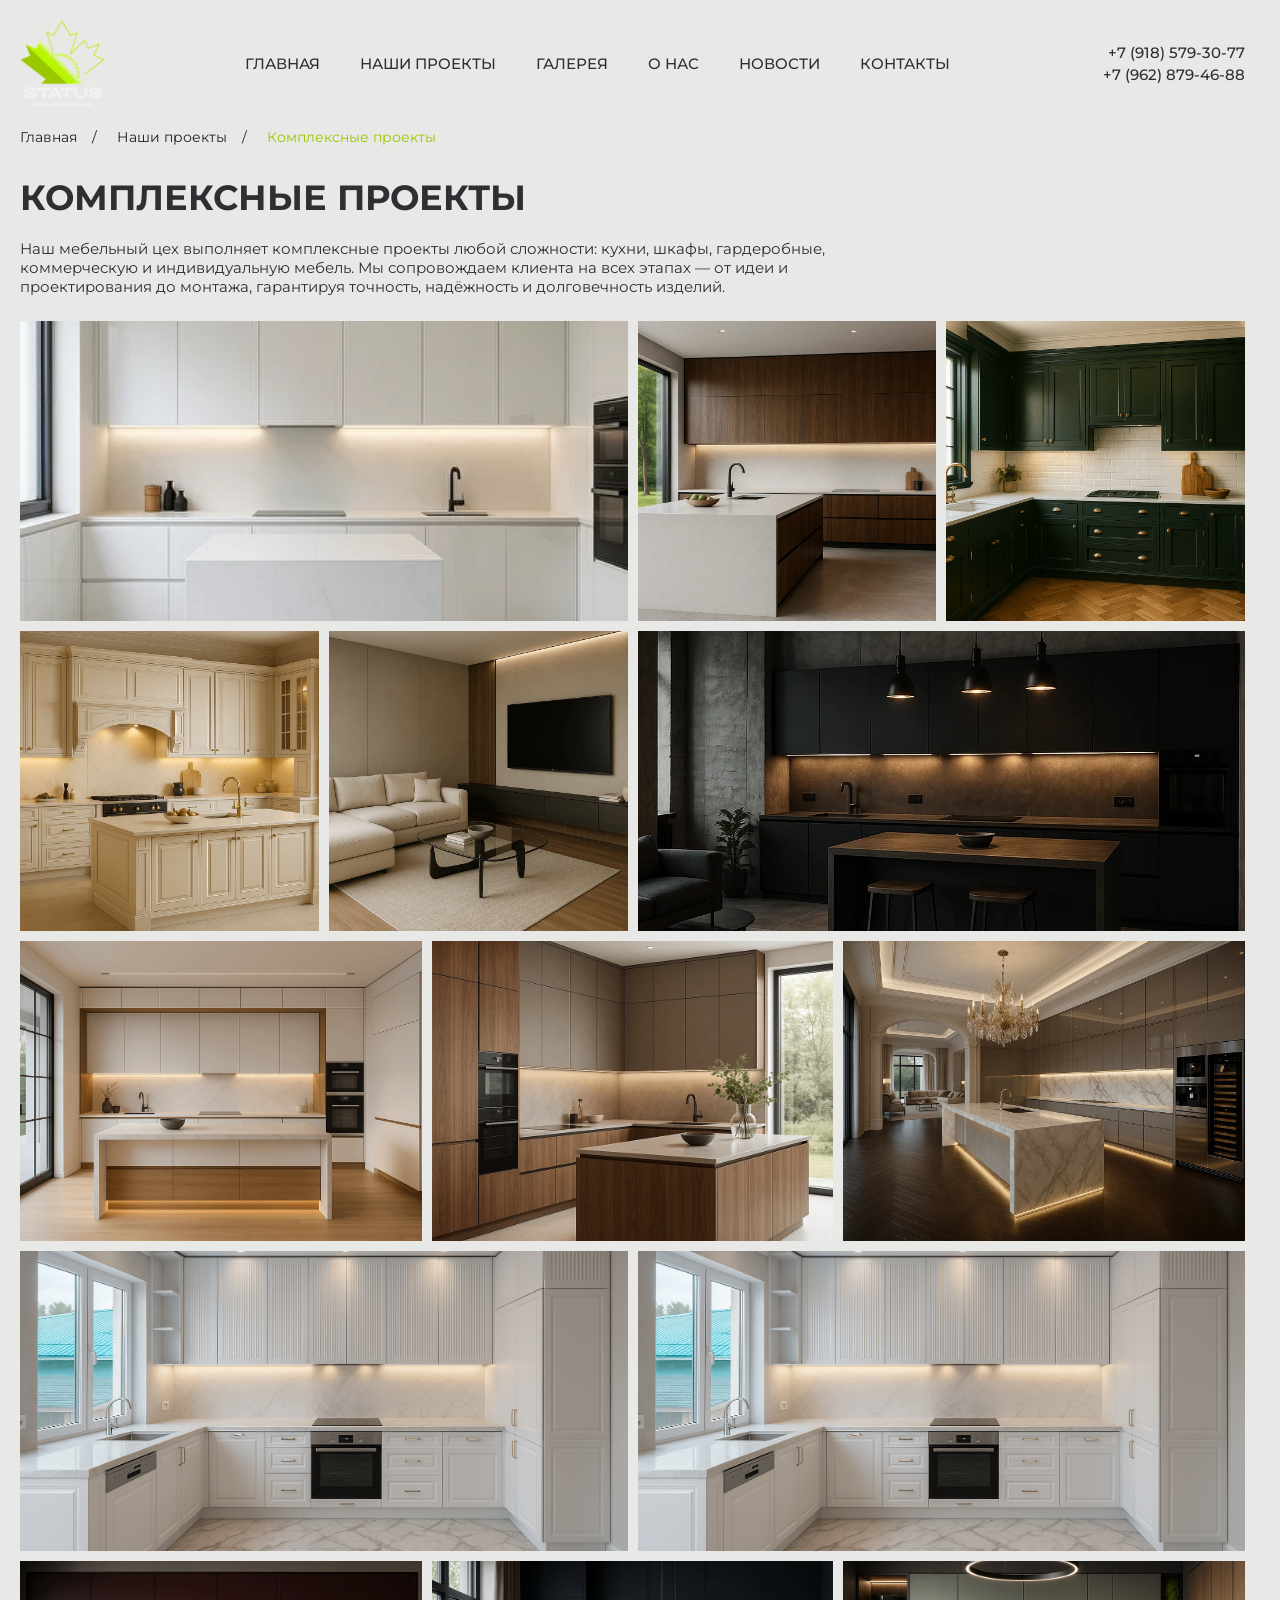
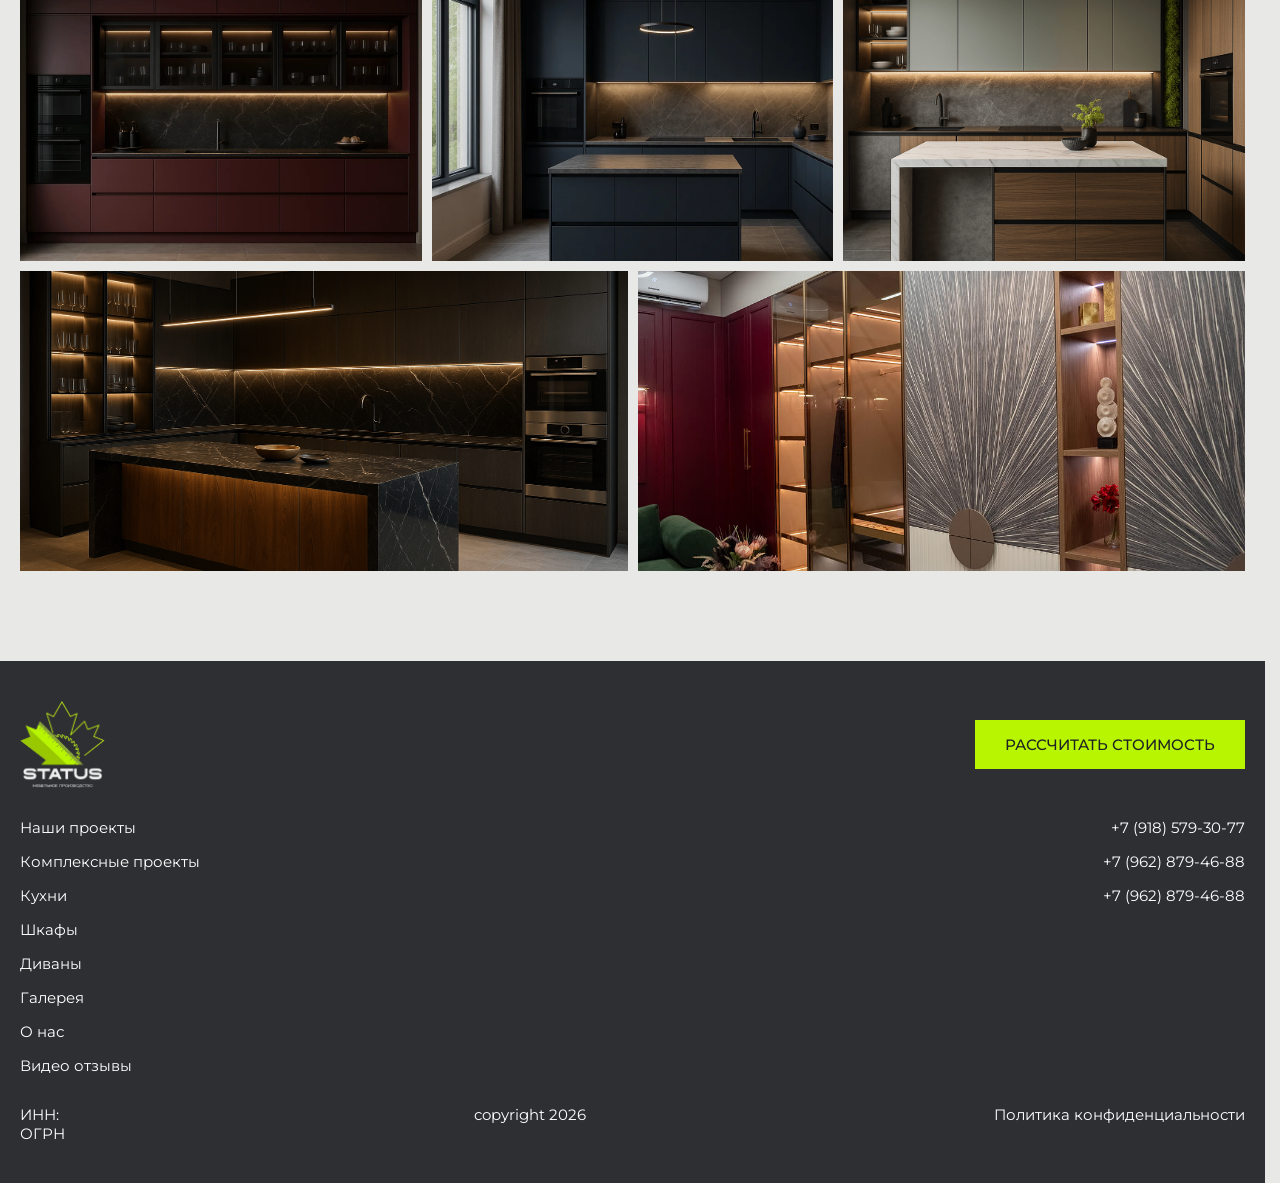
<file: project-cat.html>
<!DOCTYPE html>
<html lang="ru">

<head>
  <meta charset="UTF-8">
  <meta name="viewport" content="width=device-width, initial-scale=1.0">
  <link rel="preconnect" href="https://fonts.googleapis.com">
  <link rel="preconnect" href="https://fonts.gstatic.com" crossorigin>
  <link
    href="https://fonts.googleapis.com/css2?family=Montserrat:ital,wght@0,100..900;1,100..900&family=Roboto:ital,wght@0,100..900;1,100..900&display=swap"
    rel="stylesheet">
  <link rel="stylesheet" href="./assets/css/fancybox.css">
  <link rel="stylesheet" href="./assets/css/main.css">
  <title>Document</title>
</head>

<body>
  <header class="other-page">
    <div class="header-inner">
      <div class="container">
        <div class="navigation">
          <a href="javascript:void(0)" class="logo">
            <img src="./assets/img/logo.png" alt="logo">
          </a>
          <div class="navigation-right">
            <nav class="top-menu">
              <ul class="nav-menu">
                <li>
                  <a href="index.html">Главная</a>
                </li>
                <li>
                  Наши проекты
                  <ul class="submenu">
                    <li>
                      <a href="project-cat.html">
                        Комплексные проекты
                      </a>
                    </li>
                    <li>
                      <a href="project-cat.html">
                        Кухни
                      </a>
                    </li>
                    <li>
                      <a href="project-cat.html">
                        Шкафы
                      </a>
                    </li>
                    <li>
                      <a href="project-cat.html">
                        Диваны
                      </a>
                    </li>
                  </ul>
                </li>
                <li>
                  <a href="gallery.html">
                    Галерея
                  </a>
                </li>
                <li>
                  <a href="about.html">
                    О нас
                  </a>
                </li>
                <li>
                  <a href="news.html">
                    Новости
                  </a>
                </li>
                <li>
                  <a href="contacts.html">
                    Контакты
                  </a>
                </li>
              </ul>
            </nav>
            <div class="phones">
              <a href="+79185793077" class="phone-header">
                +7 (918) 579-30-77
              </a>
              <a href="+79628794688" class="phone-header">
                +7 (962) 879-46-88
              </a>
            </div>
            <button class="close-menu">
              <img src="./assets/img/close-lg-svgrepo-com.svg" alt="img">
            </button>
          </div>
          <button class="burger">
            <svg width="35" height="35" viewBox="0 0 800 800" fill="none" xmlns="http://www.w3.org/2000/svg">
              <path d="M133.333 600H666.667" stroke="#fff" stroke-width="66.6667" stroke-linecap="round" />
              <path d="M133.333 400H666.667" stroke="#fff" stroke-width="66.6667" stroke-linecap="round" />
              <path d="M133.333 200H666.667" stroke="#fff" stroke-width="66.6667" stroke-linecap="round" />
            </svg>
          </button>
        </div>
      </div>
    </div>
  </header>
  <main>
    <div class="container">
      <nav class="breadcrumbs">
        <ul class="breadcrumbs-items">
          <li>
            <a href="javascript:void(0)">
              Главная
            </a>
          </li>
          <li>
            <a href="javascript:void(0)">
              Наши проекты
            </a>
          </li>
          <li>
            <a href="javascript:void(0)">
              Комплексные проекты
            </a>
          </li>
        </ul>
      </nav>
    </div>
    <section class="section project-cat">
      <div class="container">
        <h1 class="section-title">
          Комплексные проекты
        </h1>
        <div class="section-description">
          Наш мебельный цех выполняет комплексные проекты любой сложности: кухни, шкафы, гардеробные, коммерческую и
          индивидуальную мебель.
          Мы сопровождаем клиента на всех этапах — от идеи и проектирования до монтажа, гарантируя точность, надёжность
          и долговечность изделий.
        </div>
        <ul class="project-cat__list">
          <li>
            <a href="detail-product.html">
              <div class="project-cat__text">
                Подробнее о проекте
              </div>
              <img src="./assets/img/gallery/gal1.webp" alt="img">
            </a>
          </li>
          <li>
            <a href="detail-product.html">
              <div class="project-cat__text">
                Подробнее о проекте
              </div>
              <img src="./assets/img/gallery/gal2.webp" alt="img">
            </a>
          </li>
          <li>
            <a href="detail-product.html">
              <div class="project-cat__text">
                Подробнее о проекте
              </div>
              <img src="./assets/img/gallery/gal3.png" alt="img">
            </a>
          </li>
          <li>
            <a href="detail-product.html">
              <div class="project-cat__text">
                Подробнее о проекте
              </div>
              <img src="./assets/img/gallery/gal4.png" alt="img">
            </a>
          </li>
          <li>
            <a href="detail-product.html">
              <div class="project-cat__text">
                Подробнее о проекте
              </div>
              <img src="./assets/img/gallery/gal5.webp" alt="img">
            </a>
          </li>
          <li>
            <a href="detail-product.html">
              <div class="project-cat__text">
                Подробнее о проекте
              </div>
              <img src="./assets/img/gallery/gal6.webp" alt="img">
            </a>
          </li>
          <li>
            <a href="detail-product.html">
              <div class="project-cat__text">
                Подробнее о проекте
              </div>
              <img src="./assets/img/gallery/gal7.webp" alt="img">
            </a>
          </li>
          <li>
            <a href="detail-product.html">
              <div class="project-cat__text">
                Подробнее о проекте
              </div>
              <img src="./assets/img/gallery/gal8.webp" alt="img">
            </a>
          </li>
          <li>
            <a href="detail-product.html">
              <div class="project-cat__text">
                Подробнее о проекте
              </div>
              <img src="./assets/img/gallery/gal9.webp" alt="img">
            </a>
          </li>
          <li>
            <a href="detail-product.html">
              <div class="project-cat__text">
                Подробнее о проекте
              </div>
              <img src="./assets/img/gallery/gal10.png" alt="img">
            </a>
          </li>
          <li>
            <a href="detail-product.html">
              <div class="project-cat__text">
                Подробнее о проекте
              </div>
              <img src="./assets/img/gallery/gal11.png" alt="img">
            </a>
          </li>
          <li>
            <a href="detail-product.html">
              <div class="project-cat__text">
                Подробнее о проекте
              </div>
              <img src="./assets/img/gallery/gal12.webp" alt="img">
            </a>
          </li>
          <li>
            <a href="detail-product.html">
              <div class="project-cat__text">
                Подробнее о проекте
              </div>
              <img src="./assets/img/gallery/gal13.webp" alt="img">
            </a>
          </li>
          <li>
            <a href="detail-product.html">
              <div class="project-cat__text">
                Подробнее о проекте
              </div>
              <img src="./assets/img/gallery/gal14.png" alt="img">
            </a>
          </li>
          <li>
            <a href="detail-product.html">
              <div class="project-cat__text">
                Подробнее о проекте
              </div>
              <img src="./assets/img/gallery/gal15.png" alt="img">
            </a>
          </li>
          <li>
            <a href="detail-product.html">
              <div class="project-cat__text">
                Подробнее о проекте
              </div>
              <img src="./assets/img/gallery/gal16.webp" alt="img">
            </a>
          </li>
        </ul>
      </div>
    </section>
  </main>
  <footer>
    <div class="container">
      <div class="footer-inner">
        <div class="footer-top">
          <a href="javascript:void(0)" class="footer-logo">
            <img src="./assets/img/logo.png" alt="logo">
          </a>
          <button class="order-btn">
            Рассчитать стоимость
          </button>
        </div>
        <div class="footer-middle">
          <ul class="footer-menu">
            <li>
              <a href="javscript:void(0)">
                Наши проекты
              </a>
              <ul class="submenu">
                <li>
                  <a href="javascript:void(0)">
                    Комплексные проекты
                  </a>
                </li>
                <li>
                  <a href="javascript:void(0)">
                    Кухни
                  </a>
                </li>
                <li>
                  <a href="javascript:void(0)">
                    Шкафы
                  </a>
                </li>
                <li>
                  <a href="javascript:void(0)">
                    Диваны
                  </a>
                </li>
              </ul>
            </li>
            <li>
              <a href="javscript:void(0)">
                Галерея
              </a>
            </li>
            <li>
              <a href="javscript:void(0)">
                О нас
              </a>
            </li>
            <li>
              <a href="javscript:void(0)">
                Видео отзывы
              </a>
            </li>
          </ul>
          <div class="footer-contacts">
            <a href="tel:+79185793077" class="footer-link">
              +7 (918) 579-30-77
            </a>
            <a href="tel:+79628794688" class="footer-link">
              +7 (962) 879-46-88
            </a>
            <a href="mailto:+79628794688" class="footer-link">
              +7 (962) 879-46-88
            </a>
          </div>
        </div>
        <div class="footer-bottom">
          <div class="requzites">
            ИНН:<br>
            ОГРН
          </div>
          <div class="footer-copy">
            copyright 2026
          </div>
          <a href="javascript:void(0)" class="footer-policy">
            Политика конфиденциальности
          </a>
        </div>
      </div>
    </div>
  </footer>
  <script src="./assets/js/fancybox.umd.js"></script>
  <script src="./assets/js/main.js"></script>
</body>

</html>
</file>
<file: assets/css/main.css>
* {
  box-sizing: border-box;
  padding: 0;
  margin: 0;
  font-family: "Montserrat", sans-serif;
}

a {
  text-decoration: none;
}

ul,
ol {
  list-style: none;
}

li {
  list-style: none;
}

button,
input,
textarea {
  border: none;
  outline: none;
  background-color: transparent;
}

button {
  cursor: pointer;

}

body.lock {
  overflow: hidden;
}

input {}

textarea {}

/* img,
 svg {
   pointer-events: none;
 } */

/* body {
   padding-top: 100px;

   @media(max-width: 1100px) {
     padding-top: 88px;
   }
 } */

/* modified */
html {
  scroll-behavior: smooth;
  scrollbar-gutter: stable;
}


html.lock {
  overflow: hidden;
}

body.lock {
  overflow: hidden;
}

body {

  background-color: #E8E8E6;
}

/* modified */

/* body.not-home {
   padding-top: 153px;

   @media(max-width: 1100px) {
     padding-top: 93px;
   }
 } */

:root {
  --light-color: #fff;
  --dark-color: #2E2F33;
  --darg-gray-color: #8E9293;
  --light-gray-color: #C7C9C9;
  --blue-color: #54B8F0;
  --accent-color: #FF7400;
}

/* h1 {
  font-size: 60px;
  font-style: normal;
  font-weight: 700;
  line-height: 90%;
  color: rgba(36, 34, 32, 0.40);


  & span {
    color: #242220;
    font-size: 60px;
    font-style: normal;
    font-weight: 700;
    line-height: 90%;

  }

  @media(max-width: 992px) {
    font-size: 30px;
    font-style: normal;
    font-weight: 700;
    line-height: 90%;

    & span {
      font-size: 30px;
      font-style: normal;
      font-weight: 700;
      line-height: 90%;
    }
  }

}

h2 {
  color: rgba(36, 34, 32, 0.60);
  font-size: 60px;
  font-style: normal;
  font-weight: 700;
  line-height: 90%;


  & span {
    color: #242220;

  }

  @media(max-width: 992px) {
    font-size: 30px;
    font-style: normal;
    font-weight: 700;
    line-height: 90%;
  }
}



h3 {
  color: var(--dark-color);
  font-size: 24px;
  font-weight: 500;
  line-height: 120%;
  letter-spacing: -0.48px;

  @media(max-width: 992px) {
    font-size: 30px;
    font-weight: 500;
    line-height: 100%;
    letter-spacing: -0.6px;
  }
}

h4 {
  color: var(--dark-color);
  font-size: 20px;
  font-weight: 500;
  line-height: 120%;
  letter-spacing: -0.4px;

  @media(max-width: 992px) {
    font-size: 30px;
    font-weight: 500;
    line-height: 100%;
    letter-spacing: -0.6px;
  }

  @media(max-width: 700px) {
    font-size: 16px;
  }
} */

.container {
  max-width: 1688px;
  width: 100%;
  margin-left: auto;
  margin-right: auto;

  @media(max-width: 1700px) {
    max-width: 1400px;
  }

  @media(max-width: 1450px) {
    max-width: 1280px;
  }

  @media(max-width: 1300px) {
    padding-left: 20px;
    padding-right: 20px;
  }
}

.main-bg {
  position: absolute;
  left: 0;
  top: 0;
  width: 100%;
  height: 100vh;
  z-index: -2;

  & img {
    object-fit: cover;
    width: 100%;
    height: 100%;
    filter: brightness(.6);
  }
}

header {

  position: relative;
  height: 127px;

  @media(max-width: 992px) {
    height: 80px;
  }

  .burger {
    width: 35px;
    height: 35px;

    & img {
      object-fit: contain;
      width: 100%;
      height: 100%;
    }

    @media(min-width: 992px) {
      display: none;
    }

  }

  & .header-inner {
    padding-top: 20px;
    padding-bottom: 20px;
    transition: all .3s ease-in;
    z-index: 5;

    & .navigation {
      display: flex;
      justify-content: space-between;
      align-items: center;
      gap: 25px;

      & .logo {
        height: 87px;
        width: auto;

        @media(max-width: 992px) {
          height: 40px;
        }

        & img {
          object-fit: contain;
          width: 100%;
          height: 100%;
        }
      }

      & .navigation-right {
        display: flex;
        align-items: center;
        justify-content: space-between;
        max-width: 1000px;
        width: 100%;
        gap: 25px;


        @media(max-width: 992px) {
          position: absolute;
          left: 0;
          top: 0;
          padding: 40px 20px;
          background-color: #fff;
          height: 100vh;
          flex-direction: column;
          align-items: flex-start;
          opacity: 0;
          left: -120%;
          transition: all .3s ease-in;
          z-index: 5;

          &.active {
            left: 0;
            transition: all .3s ease-in;
            opacity: 1;
          }
        }
      }

      .close-menu {
        display: none;

        @media(max-width: 992px) {
          display: flex;
          justify-content: center;
          align-items: center;
          position: absolute;
          right: 20px;
          top: 40px;
          width: 25px;
          height: 25px;

          & img {
            object-fit: contain;
            width: 100%;
            height: 100%;
          }
        }
      }

      & .nav-menu {
        display: flex;
        align-items: center;
        gap: 40px;

        @media(max-width: 992px) {
          flex-direction: column;
          gap: 20px;
          align-items: flex-start;
        }

        &>li {
          color: #ffffff;
          font-size: 15px;
          line-height: 1;
          font-weight: 500;
          text-transform: uppercase;
          display: block;
          text-align: center;
          transition: color .3s ease-in;
          cursor: pointer;

          @media(max-width: 992px) {
            color: #2E2F33;
          }

          &:hover {
            color: #99c800;
          }

          & a {
            color: #ffffff;
            font-size: 15px;
            line-height: 1;
            font-weight: 500;
            text-transform: uppercase;
            display: block;
            text-align: center;
            transition: color .3s ease-in;

            @media(max-width: 992px) {
              color: #2E2F33;
            }

            &:hover {
              color: #99c800;
            }
          }

          &:has(.submenu) {
            position: relative;
          }

          & .submenu {
            display: flex;
            flex-direction: column;
            display: none;

            &.active {
              display: flex;
              position: absolute;
              left: 0;
              background-color: #fff;
              border: 1px solid #99c800;
              padding: 15px 12px;
              min-width: 300px;
              transform: translateY(10px);
              align-items: flex-start;
              gap: 15px;
              z-index: 6;
            }


            & li {
              & a {
                color: #202324;
                font-size: 15px;
                line-height: 1;
                font-weight: 500;
                transition: all .3s ease-in;

              }

              &:hover {
                & a {
                  transition: all .3s ease-in;
                  color: #b8f501 !important;
                }
              }
            }
          }
        }
      }

      & .phones {
        display: flex;
        flex-direction: column;
        gap: 7px;
        align-items: flex-end;

        @media(max-width: 992px) {
          align-items: flex-start;
        }

        & a {
          color: #ffffff;
          font-size: 15px;
          line-height: 1;
          font-weight: 500;
          text-transform: uppercase;
          display: block;
          text-align: center;
          transition: color .3s ease-in;

          @media(max-width: 992px) {
            color: #2E2F33;
          }

          &:hover {
            color: #99c800;
          }
        }
      }


    }

    &.fixed {
      position: fixed;
      width: 100%;
      background-color: #202324aa;
      transition: all .3s ease-in;
      filter: blur(1);
    }
  }

  &.other-page {
    .burger {
      width: 35px;
      height: 35px;

      & svg {
        object-fit: contain;
        width: 100%;
        height: 100%;

        & path {
          stroke: #2E2F33;
        }
      }



    }

    & .header-inner {
      & .navigation {
        & .nav-menu {
          &>li {
            color: #2E2F33;

            @media(max-width: 992px) {
              color: #2E2F33;
            }

            &:hover {
              color: #99c800;
            }

            & a {
              color: #2E2F33;

              @media(max-width: 992px) {
                color: #2E2F33;
              }

              &:hover {
                color: #99c800;
              }
            }

            & .submenu {
              & li {
                & a {
                  color: #202324;
                }
              }
            }
          }
        }
      }

      & .phones {

        @media(max-width: 992px) {
          align-items: flex-start;
        }

        & a {
          color: #2E2F33;


          @media(max-width: 992px) {
            color: #2E2F33;
          }

          &:hover {
            color: #99c800;
          }
        }
      }

      &.fixed {
        & svg {
          object-fit: contain;
          width: 100%;
          height: 100%;

          & path {
            stroke: #fff;
          }
        }

        & .navigation {
          & .nav-menu {
            &>li {
              color: #fff;

              @media(max-width: 992px) {
                color: #2E2F33;
              }

              &:hover {
                color: #99c800;
              }

              & a {
                color: #fff;

                @media(max-width: 992px) {
                  color: #2E2F33;
                }

                &:hover {
                  color: #99c800;
                }
              }

              & .submenu {
                & li {
                  & a {
                    color: #202324;
                  }
                }
              }
            }
          }
        }

        & .phones {

          @media(max-width: 992px) {
            align-items: flex-start;
          }

          & a {
            color: #fff;


            @media(max-width: 992px) {
              color: #2E2F33;
            }

            &:hover {
              color: #99c800;
            }
          }
        }
      }
    }

  }
}

.breadcrumbs {
  margin-bottom: 30px;

  & .breadcrumbs-items {
    display: flex;
    align-items: center;
    gap: 16px 40px;
    flex-wrap: wrap;

    & li {
      & a {
        color: #202324;
        font-size: 14px;
        position: relative;

        &::after {
          content: '/';
          position: absolute;
          right: -20px;
          top: 50%;
          transform: translateY(-50%);
          font-size: 14px;
          color: #202324;
        }
      }

      &:last-child {
        & a {
          color: #99c800;
          pointer-events: none;

          &::after {
            display: none;
          }
        }
      }
    }
  }
}

.gallery {
  & .gallery-filters {
    display: grid;
    grid-template-columns: repeat(auto-fit, minmax(0, 1fr));
    gap: 3px;

    @media(max-width: 1300px) {
      grid-template-columns: repeat(4, 1fr);
    }

    @media(max-width: 700px) {
      grid-template-columns: repeat(2, 1fr);
    }

    @media(max-width: 390px) {
      grid-template-columns: repeat(1, 1fr);
    }

    & li {
      & a {
        padding: 18px 22px;
        display: flex;
        justify-content: center;
        align-items: center;
        border: 1px solid #2E2F33;
        color: #202324;
        transition: all .3s ease-in;

        @media(max-width: 1700px) {
          font-size: 14px;
          padding: 10px 10px;
        }

        &.active {
          border-color: #99c800;
        }

        & span {
          opacity: .7;
          transition: all .3s ease-in;
        }

        &:hover {
          transition: all .3s ease-in;

          & span {
            opacity: 1;
            transition: all .3s ease-in;
          }
        }
      }

    }
  }

  & .gallery-images {
    margin-top: 15px;
    margin-bottom: 60px;
    display: grid;
    grid-template-columns: repeat(12, 1fr);
    gap: 10px;

    & li {
      width: 100%;
      height: 370px;

      @media(max-width: 992px) {
        height: 300px;
      }

      @media(max-width: 768px) {
        height: 250px;
      }

      @media(max-width: 700px) {
        height: 200px;
      }

      @media(max-width:500px) {
        height: 160px;
      }

      & a {
        width: 100%;
        height: 100%;

        & img {
          object-fit: cover;
          width: 100%;
          height: 100%;
        }
      }

      &:nth-child(20n + 1) {
        grid-column: span 2;

        @media(max-width: 700px) {
          grid-column: span 8;
        }
      }

      &:nth-child(20n + 2) {
        grid-column: span 4;
      }

      &:nth-child(20n + 3) {
        grid-column: span 4;
      }

      &:nth-child(20n + 4) {
        grid-column: span 2;

        @media(max-width: 700px) {
          grid-column: span 8;
        }
      }

      &:nth-child(20n + 5) {
        grid-column: span 4;
      }

      &:nth-child(20n + 6) {
        grid-column: span 2;

        @media(max-width: 700px) {
          grid-column: span 4;
        }
      }

      &:nth-child(20n + 7) {
        grid-column: span 2;

        @media(max-width: 700px) {
          grid-column: span 4;
        }
      }

      &:nth-child(20n + 8) {
        grid-column: span 4;

        @media(max-width: 700px) {
          grid-column: span 8;
        }
      }

      &:nth-child(20n + 9) {
        grid-column: span 3;

        @media(max-width: 700px) {
          grid-column: span 4;
        }
      }

      &:nth-child(20n + 10) {
        grid-column: span 3;

        @media(max-width: 700px) {
          grid-column: span 4;
        }
      }

      &:nth-child(20n + 11) {
        grid-column: span 4;

        @media(max-width: 700px) {
          grid-column: span 4;
        }
      }

      &:nth-child(20n + 12) {
        grid-column: span 2;

        @media(max-width: 700px) {
          grid-column: span 4;
        }
      }

      &:nth-child(20n + 13) {
        grid-column: span 2;

        @media(max-width: 700px) {
          grid-column: span 4;
        }
      }

      &:nth-child(20n + 14) {
        grid-column: span 4;

        @media(max-width: 700px) {
          grid-column: span 8;
        }
      }

      &:nth-child(20n + 15) {
        grid-column: span 3;

        @media(max-width: 700px) {
          grid-column: span 8;
        }
      }

      &:nth-child(20n + 16) {
        grid-column: span 3;

        @media(max-width: 700px) {
          grid-column: span 4;
        }
      }

      &:nth-child(20n + 17) {
        grid-column: span 3;

        @media(max-width: 700px) {
          grid-column: span 4;
        }
      }

      &:nth-child(20n + 18) {
        grid-column: span 3;

        @media(max-width: 700px) {
          grid-column: span 8;
        }
      }

      &:nth-child(20n + 19) {
        grid-column: span 3;

        @media(max-width: 700px) {
          grid-column: span 8;
        }
      }

      &:nth-child(20n + 20) {
        grid-column: span 3;

        @media(max-width: 700px) {
          grid-column: span 4;
        }
      }
    }
  }
}

.section {
  margin-bottom: 90px;

  @media(max-width: 992px) {
    margin-bottom: 50px;
  }
}

.order-btn {
  background-color: #b8f501;
  color: #202324;
  transition: all .3s ease-in;
  padding: 15px 30px;
  font-weight: 500;
  text-transform: uppercase;
  font-size: 15px;
  height: fit-content;

  &:hover {
    background-color: #99c800;
    transition: all .3s ease-in;
  }
}



.mainscreen {
  display: flex;
  align-items: center;
  height: calc(100vh - 127px);

  @media(max-width: 992px) {
    height: calc(100vh - 80px);
  }

  & .mainscreen-inner {
    width: 100%;

    & h1 {
      font-size: 70px;
      max-width: 800px;
      color: #fff;
      margin-bottom: 30px;
      font-weight: 600;
      text-transform: uppercase;

      @media(max-width: 1300px) {
        font-size: 50px;
        max-width: 600px;
      }

      @media(max-width: 700px) {
        font-size: 35px;
      }
    }

    & .mainsreen-subtitle {
      font-size: 25px;
      max-width: 800px;
      color: #fff;
      margin-bottom: 45px;

      @media(max-width: 1300px) {
        font-size: 18px;
      }

      @media(max-width: 700px) {
        font-size: 15px;
      }
    }
  }

}

.advantages {

  & .advantages-inner {
    & .advantages-list {
      display: grid;
      grid-template-columns: repeat(4, 1fr);
      gap: 50px;

      @media(max-width: 1300px) {
        grid-template-columns: repeat(2, 1fr);
        gap: 30px;
      }

      @media(max-width: 700px) {
        grid-template-columns: repeat(1, 1fr);
        gap: 20px;
      }

      & li {
        & p {
          color: #202324;
          font-size: 35px;
          line-height: 1;
          margin-bottom: 30px;
          height: 70px;

          @media(max-width: 1300px) {
            height: initial;
          }

          @media(max-width: 992px) {
            font-size: 22px;
            margin-bottom: 15px;
          }
        }

        & span {
          color: #202324;
          font-size: 15px;
          line-height: 1.1;
          font-weight: 400;
          max-width: 300px;
          display: block;


          @media(max-width: 1300px) {
            max-width: 100%;
          }

          @media(max-width: 992px) {
            font-size: 14px;
          }
        }
      }
    }
  }
}

.section-header {
  display: flex;
  justify-content: space-between;
  align-items: flex-end;
  gap: 30px;
  margin-bottom: 25px;

  @media(max-width: 380px) {
    flex-direction: column;
    align-items: flex-start;
    gap: 20px;
  }
}

h2 {
  font-size: 55px;
  text-transform: uppercase;
  color: #202324;
  font-weight: 600;
  max-width: 700px;

  @media(max-width: 992px) {
    font-size: 35px;
  }

  @media(max-width: 700px) {
    font-size: 30px;
  }
}

.view-all {
  font-size: 15px;
  color: #202324;
  transition: all .3s ease-in;
  text-transform: uppercase;
  display: flex;
  gap: 20px;
  align-items: center;
  margin-right: 10px;

  & img {
    width: 30px;
    height: 30px;
    object-fit: contain;
    transition: all .3s ease-in;
  }

  &:hover {
    & img {
      transform: translateX(10px);
      transition: all .3s ease-in;
    }
  }
}

.gallery {
  & .gallery-preview__list {
    display: grid;
    grid-template-columns: repeat(3, 1fr);
    gap: 15px;

    @media(max-width: 700px) {
      grid-template-columns: repeat(1, 1fr);
    }

    & li {
      height: 500px;
      overflow: hidden;

      @media(max-width: 992px) {
        height: 300px;
      }

      & a {
        width: 100%;
        height: 100%;
        display: block;
      }

      & img {
        object-fit: cover;
        width: 100%;
        height: 100%;
        transition: all .3s ease-in;
      }

      &:last-child {
        grid-column: span 3;

        @media(max-width: 700px) {
          grid-column: span 1;
        }
      }

      &:hover {
        & img {
          transform: scale(1.05);
          transition: all .3s ease-in;
        }
      }
    }
  }
}

.works {
  & .works-preview__list {
    display: grid;
    grid-template-columns: repeat(3, 1fr);
    gap: 15px;

    @media(max-width: 700px) {
      grid-template-columns: repeat(1, 1fr);
    }

    & li {
      height: 500px;
      position: relative;
      overflow: hidden;

      @media(max-width:992px) {
        height: 300px;
      }

      & a {
        width: 100%;
        height: 100%;
        display: block;
      }

      & img {
        object-fit: cover;
        width: 100%;
        height: 100%;
        filter: brightness(.7);
        transition: all .3s ease-in;
      }

      & .works-preview__text {
        position: absolute;
        left: 25px;
        bottom: 25px;
        font-weight: 500;
        display: flex;
        align-items: center;
        gap: 15px;
        font-size: 15px;
        color: #202324;
        text-transform: uppercase;
        filter: invert(1);
        opacity: 0;
        transition: all .3s ease-in;

        & img {
          width: 25px;
          height: 25px;
        }
      }

      &:last-child {
        grid-column: span 3;

        @media(max-width: 700px) {
          grid-column: span 1;
        }
      }

      &:hover {
        & .works-preview__text {
          opacity: 1;
          transition: all .3s ease-in;
        }

        & img {
          transform: scale(1.05);
          transition: all .3s ease-in;
        }
      }
    }
  }

}


.steps {
  & .steps-list {
    display: flex;
    flex-direction: column;
    margin-top: 25px;

    & li {
      & .consult-trigger {
        padding-top: 40px;
        padding-bottom: 40px;
        display: flex;
        align-items: center;
        width: 100%;
        transition: all .3s ease-in;
        border-bottom: 1px solid transparent;
        border-top: 1px solid transparent;

        @media(max-width: 992px) {
          padding-top: 20px;
          padding-bottom: 20px;
          flex-wrap: wrap;
          gap: 15px;
        }

        &:hover {
          border-bottom: 1px solid #99c800;
          border-top: 1px solid #99c800;
          transition: all .3s ease-in;
        }

        & .step-num {
          color: #99c800;
          z-index: 3;
          font-size: 15px;
          margin-right: 20px;
        }

        & .step-head {
          display: flex;
          flex-direction: column;
          align-items: flex-start;
          width: 300px;

          & .step-title {
            color: #202324;
            font-size: 30px;
            margin-bottom: 3px;
            text-align: left;

            @media(max-width: 992px) {
              font-size: 20px;
            }
          }

          & .step-subtitle {
            font-size: 13px;
            color: #99c800;
          }
        }

        & .step-description {
          margin-left: 100px;
          color: #202324;
          font-size: 20px;
          max-width: 500px;
          text-align: left;

          @media(max-width: 992px) {
            font-size: 15px;
            margin-left: 0;
            width: 100%;
            max-width: 100%;
          }
        }
      }
    }
  }
}

h3 {
  font-size: 35px;
  color: #202324;
  font-weight: 400;

  @media(max-width: 992px) {
    font-size: 20px;
  }
}

.about {
  & .about-top {
    display: flex;
    gap: 20px;

    & .about-top__image {
      max-width: 1100px;
      width: 100%;
      height: 626px;

      @media(max-width:992px) {
        display: none;
      }

      & img {
        object-fit: cover;
        width: 100%;
        height: 100%;
      }
    }

    & .about-top__content {
      max-width: 538px;

      @media(max-width:992px) {
        /* max-width: 55%; */
      }

      & h2 {
        margin-bottom: 20px;
      }

      & .about-top__description {
        margin-bottom: 35px;

        @media(max-width: 992px) {
          font-size: 14px;
        }
      }
    }
  }

  & .about-adv__list {
    display: grid;
    grid-template-columns: repeat(4, 1fr);
    gap: 20px;
    margin-top: 20px;
    margin-bottom: 50px;

    @media(max-width: 1300px) {
      grid-template-columns: repeat(2, 1fr);
    }

    @media(max-width: 700px) {
      grid-template-columns: repeat(1, 1fr);
    }

    & li {
      & a {
        display: block;
        width: 100%;
        height: 100%;

        &:hover {
          & .about-adv__image {
            & img {
              transform: scale(1.05);
              transition: all .3s;
            }
          }
        }

        & .about-adv__image {
          width: 100%;
          height: 476px;
          margin-bottom: 30px;
          overflow: hidden;

          @media(max-width: 992px) {
            height: 350px;
            margin-bottom: 20px;
          }

          @media(max-width: 700px) {
            height: 300px;
          }

          & img {
            object-fit: cover;
            width: 100%;
            height: 100%;
            transition: all .3s;
          }
        }

        & .about-adv__title {
          margin-bottom: 15px;

          @media(max-width: 992px) {
            margin-bottom: 10px;
          }
        }

        & .about-adv__description {
          font-size: 16px;
          color: #99c800;
          font-weight: 500;
          max-width: 300px;

          @media(max-width: 992px) {
            font-size: 14px;
          }
        }
      }
    }
  }

  & .about-banking {
    padding-top: 30px;
    padding-bottom: 30px;
    border-bottom: 1px solid #99c800;
    border-top: 1px solid #99c800;

    & h3 {
      margin-bottom: 25px;
      max-width: 60%;
    }

    & .about-banking__items {
      display: grid;
      grid-template-columns: repeat(4, 1fr);
      gap: 20px;

      @media(max-width: 1300px) {
        grid-template-columns: repeat(2, 1fr);
      }

      @media(max-width: 700px) {
        grid-template-columns: repeat(1, 1fr);
      }

      & li {
        display: flex;
        align-items: center;
        gap: 20px;

        & .about-banking__mark {
          width: 38px;
          height: 38px;
          min-width: 38px;
          display: flex;
          align-items: center;
          justify-content: center;
          border-radius: 50%;
          border: 1px solid #99c800;
          padding: 4px;

          & img {
            object-fit: contain;
            width: 100%;
            height: 100%;
          }
        }

        & .about-banking__text {
          color: #202324;
          font-size: 16px;
          font-weight: 500;
        }
      }
    }
  }
}

.news-section {
  & h2 {}

  & .news-items {
    margin-top: 25px;
    display: grid;
    grid-template-columns: repeat(4, 1fr);
    gap: 15px;

    @media(max-width: 992px) {
      grid-template-columns: repeat(2, 1fr);
    }

    @media(max-width: 700px) {
      grid-template-columns: repeat(1, 1fr);
    }

    & li {
      width: 100%;
      height: 100%;

      @media(max-width: 992px) {
        height: 350px;
      }

      @media(max-width: 700px) {
        height: 300px;
      }

      & a {
        display: block;
        width: 100%;
        height: 100%;

        & img {
          object-fit: cover;
          width: 100%;
          height: 100%;
        }
      }
    }
  }
}

.project-cat {
  & .project-cat__list {
    margin-top: 25px;
    display: grid;
    grid-template-columns: repeat(12, 1fr);
    gap: 10px;

    & li {
      height: 370px;
      width: 100%;

      @media(max-width: 1300px) {
        height: 300px;
      }

      @media(max-width: 992px) {
        height: 250px;
      }

      @media(max-width: 700px) {
        height: 160px;
      }

      &:nth-child(16n + 1) {
        grid-column: span 6;

        @media(max-width: 700px) {
          grid-column: span 6;
        }

        @media(max-width: 500px) {
          grid-column: span 12;
        }
      }

      &:nth-child(16n + 2) {
        grid-column: span 3;

        @media(max-width: 700px) {
          grid-column: span 6;
        }

        @media(max-width: 500px) {
          grid-column: span 12;
        }
      }

      &:nth-child(16n + 3) {
        grid-column: span 3;

        @media(max-width: 700px) {
          grid-column: span 6;
        }

        @media(max-width: 500px) {
          grid-column: span 12;
        }
      }

      &:nth-child(16n + 4) {
        grid-column: span 3;

        @media(max-width: 700px) {
          grid-column: span 6;
        }

        @media(max-width: 500px) {
          grid-column: span 12;
        }
      }

      &:nth-child(16n + 5) {
        grid-column: span 3;

        @media(max-width: 700px) {
          grid-column: span 6;
        }

        @media(max-width: 500px) {
          grid-column: span 12;
        }
      }

      &:nth-child(16n + 6) {
        grid-column: span 6;

        @media(max-width: 700px) {
          grid-column: span 6;
        }

        @media(max-width: 500px) {
          grid-column: span 12;
        }
      }

      &:nth-child(16n + 7) {
        grid-column: span 4;

        @media(max-width: 700px) {
          grid-column: span 6;
        }

        @media(max-width: 500px) {
          grid-column: span 12;
        }
      }

      &:nth-child(16n + 8) {
        grid-column: span 4;

        @media(max-width: 700px) {
          grid-column: span 6;
        }

        @media(max-width: 500px) {
          grid-column: span 12;
        }
      }

      &:nth-child(16n + 9) {
        grid-column: span 4;

        @media(max-width: 700px) {
          grid-column: span 6;
        }

        @media(max-width: 500px) {
          grid-column: span 12;
        }
      }

      &:nth-child(16n + 10) {
        grid-column: span 6;

        @media(max-width: 700px) {
          grid-column: span 6;
        }

        @media(max-width: 500px) {
          grid-column: span 12;
        }
      }

      &:nth-child(16n + 11) {
        grid-column: span 6;

        @media(max-width: 700px) {
          grid-column: span 6;
        }

        @media(max-width: 500px) {
          grid-column: span 12;
        }
      }

      &:nth-child(16n + 12) {
        grid-column: span 4;

        @media(max-width: 700px) {
          grid-column: span 6;
        }

        @media(max-width: 500px) {
          grid-column: span 12;
        }
      }

      &:nth-child(16n + 13) {
        grid-column: span 4;

        @media(max-width: 700px) {
          grid-column: span 6;
        }

        @media(max-width: 500px) {
          grid-column: span 12;
        }
      }

      &:nth-child(16n + 14) {
        grid-column: span 4;

        @media(max-width: 700px) {
          grid-column: span 6;
        }

        @media(max-width: 500px) {
          grid-column: span 12;
        }
      }

      &:nth-child(16n + 15) {
        grid-column: span 6;

        @media(max-width: 700px) {
          grid-column: span 6;
        }

        @media(max-width: 500px) {
          grid-column: span 12;
        }
      }

      &:nth-child(16n + 16) {
        grid-column: span 6;

        @media(max-width: 700px) {
          grid-column: span 6;
        }

        @media(max-width: 500px) {
          grid-column: span 12;
        }
      }

      & a {
        display: block;
        width: 100%;
        height: 100%;
        position: relative;

        & .project-cat__text {
          position: absolute;
          left: 20px;
          bottom: 20px;
          z-index: 2;
          color: #b8f501;
          text-transform: uppercase;
          opacity: 0;
          transition: all .3s ease-in;
          font-weight: 500;

          @media(max-width: 992px) {
            font-size: 13px;
            left: 10px;
            bottom: 10px;
          }
        }

        & img {
          width: 100%;
          height: 100%;
          object-fit: cover;
          transition: all .3s ease-in;
        }

        &:hover {
          & img {
            filter: brightness(.6);
            transition: all .3s ease-in;
          }

          & .project-cat__text {
            opacity: 1;
            transition: all .3s ease-in;
          }
        }
      }
    }

  }
}

.section-title {
  font-size: 35px;
  margin-bottom: 20px;
  color: #2E2F33;
  text-transform: uppercase;
}

.section-description {
  font-size: 15px;
  color: #2E2F33;
  max-width: 900px;
}

.detail-product {

  & .detail-product__inner {
    display: flex;
    gap: 40px;

    @media(max-width:1200px) {
      flex-direction: column;
    }

    & .detail-product__sliders {
      max-width: 48%;

      &.moved {
        margin-bottom: 20px;
      }

      @media(max-width:1300px) {
        max-width: 45%;
      }

      @media(max-width:992px) {
        max-width: 100%;
      }

      & .detail-slider {
        margin-bottom: 20px;

        & .splide__arrow {
          background-color: #202324;

          & svg {
            fill: #b8f501;
          }
        }

        & li {
          & a {
            display: block;
            width: 100%;
            height: 100%;

            & img {
              object-fit: cover;
              width: 100%;
              height: 100%;
            }
          }
        }
      }

      & .detail-slider-thumbs {
        & .splide__slide {
          transition: all .3s;
        }

        & .splide__slide.is-active {
          border: 2px inset #99c800;
          transition: all .3s;
        }
      }
    }

    & .detail-product__info {
      & .section-description {
        margin-bottom: 40px;
      }
    }
  }
}

.product-review__inner {
  display: flex;
  justify-content: space-between;
  gap: 50px;

  @media(max-width: 992px) {
    flex-direction: column;
  }

  & .product-review__video {
    max-width: 48%;
    width: 100%;
    height: 400px;

    @media(max-width: 992px) {
      max-width: 100%;
    }

    & video {
      object-fit: cover;
      width: 100%;
      height: 100%;
    }
  }

  & .product-review__info {
    display: flex;
    flex-direction: column;
    gap: 25px;

    & .product-review__title {
      font-size: 35px;
      text-transform: uppercase;
      color: #2E2F33;
    }

    & .product-review__description {
      color: #2E2F33;
      font-size: 15px;
      max-width: 500px;
    }
  }
}

.advantages-detail {
  padding-top: 40px;
  padding-bottom: 40px;
  border-bottom: 1px solid #99c800;
  border-top: 1px solid #99c800;
}

.other-projects {
  & .other-projects__list {
    display: grid;
    grid-template-columns: repeat(3, 1fr);
    gap: 15px;
    margin-top: 20px;

    @media(max-width: 700px) {
      grid-template-columns: repeat(1, 1fr);
    }

    & li {
      height: 400px;
      width: 100%;

      @media(max-width: 992px) {
        height: 300px;
      }

      @media(max-width: 700px) {
        height: 250px;
      }

      & a {
        display: block;
        width: 100%;
        height: 100%;
        position: relative;

        & .other-projects__text {
          position: absolute;
          left: 20px;
          bottom: 20px;
          font-size: 14px;
          text-transform: uppercase;
          color: #b8f501;
          transition: all .3s ease-in;
          opacity: 0;
          font-weight: 500;
        }

        & img {
          object-fit: cover;
          width: 100%;
          height: 100%;
          transition: all .3s ease-in;
        }

        &:hover {
          & img {
            filter: brightness(.7);
            transition: all .3s ease-in;
          }

          & .other-projects__text {
            transition: all .3s ease-in;
            opacity: 1;
          }
        }
      }
    }
  }
}

.about-top {
  display: flex;
  justify-content: space-between;
  gap: 40px;
  margin-bottom: 20px;

  & .about-top__info {
    max-width: 50%;

    @media(max-width: 992px) {
      max-width: 100%;
    }

    & h1 {
      color: #2E2F33;
      font-size: 34px;
      margin-bottom: 20px;
      text-transform: uppercase;
    }

    & p {
      font-size: 15px;
      margin-bottom: 15px;
    }

    & span {
      color: #2E2F33;
      opacity: .7;
      font-size: 15px;
    }
  }

  & .about-video {
    height: 400px;
    max-width: 700px;
    width: 100%;

    @media(max-width: 992px) {
      max-width: 100%;
      margin-bottom: 20px;

      @media(max-width: 600px) {

        height: 300px;
      }
    }

    & video {
      object-fit: cover;
      width: 100%;
      height: 100%;
    }
  }
}

.about-middle {
  display: grid;
  grid-template-columns: repeat(4, 1fr);
  gap: 15px;
  margin-bottom: 20px;

  @media(max-width: 992px) {
    grid-template-columns: repeat(2, 1fr);
  }

  @media(max-width: 600px) {

    grid-template-columns: repeat(1, 1fr);
  }

  & img {
    object-fit: cover;
    width: 100%;
    height: 350px;

    @media(max-width: 600px) {

      height: 250px;
    }
  }
}

.about-bottom {
  display: flex;
  justify-content: space-between;
  align-items: center;
  gap: 40px;

  @media(max-width: 992px) {
    flex-direction: column-reverse;
  }

  & .about-img__bottom {
    height: 400px;
    max-width: 700px;
    width: 100%;

    @media(max-width: 992px) {
      max-width: 100%;
    }

    @media(max-width: 600px) {

      height: 300px;
    }

    & img {
      object-fit: cover;
      width: 100%;
      height: 100%;
    }
  }

  & .about-bottom__info {
    max-width: 60%;
    color: #2E2F33;
    opacity: .7;
    font-size: 15px;

    @media(max-width: 992px) {
      max-width: 100%;
    }
  }
}

.contacts {
  & h1 {
    font-size: 35px;
    text-transform: uppercase;
    margin-bottom: 20px;
  }

  & .contacts-inner {
    display: flex;
    gap: 40px;
    justify-content: space-between;
    align-items: center;

    @media(max-width: 992px) {
      flex-direction: column;
      align-items: flex-start;
      margin-top: 20px;
    }

    & .contacts-info {
      display: flex;
      flex-direction: column;
      gap: 30px;
      max-width: 50%;

      & .contact {
        font-size: 15px;
        color: #2E2F33;
        opacity: .7;
        display: flex;
        flex-direction: column;
        gap: 6px;
        font-size: 15px;
        color: #2E2F33;
        font-style: normal;

        & span {
          font-size: 18px;
          font-weight: 500;
          color: #000000;
          opacity: 1;
        }

        & a {
          font-size: 15px;
          color: #2E2F33;
        }
      }
    }

    & .contacts-map {
      max-width: 1000px;
      width: 100%;

      @media(max-width: 1400px) {
        max-width: 700px;
      }

      & div {
        & iframe {
          width: 100%;
        }
      }
    }
  }
}

.news {
  & h1 {
    font-size: 35px;
    text-transform: uppercase;
    margin-bottom: 20px;
  }

  & .news-items {
    display: grid;
    grid-template-columns: repeat(3, 1fr);
    gap: 40px 15px;

    @media(max-width: 992px) {
      grid-template-columns: repeat(2, 1fr);
    }

    @media(max-width: 700px) {
      grid-template-columns: repeat(1, 1fr);
    }

    & li {
      width: 100%;
      height: 100%;

      & a {
        display: block;
        width: 100%;
        height: 100%;

        & img {
          height: 300px;
          width: 100%;
          object-fit: cover;
          margin-bottom: 15px;

          @media(max-width: 700px) {
            height: 200px;
          }
        }

        & .news-name {
          text-transform: uppercase;
          color: #202324;
          font-size: 20px;
          margin-bottom: 10px;
          overflow: hidden;
          text-overflow: ellipsis;
          display: -moz-box;
          -moz-box-orient: vertical;
          display: -webkit-box;
          -webkit-line-clamp: 1;
          -webkit-box-orient: vertical;
          line-clamp: 1;
          box-orient: vertical;
        }

        & .news-description {
          font-size: 15px;
          color: #202324;
          opacity: .7;
          overflow: hidden;
          text-overflow: ellipsis;
          display: -moz-box;
          -moz-box-orient: vertical;
          display: -webkit-box;
          -webkit-line-clamp: 1;
          -webkit-box-orient: vertical;
          line-clamp: 1;
          box-orient: vertical;
        }
      }
    }
  }
}

.detail-news {
  & h1 {
    font-size: 35px;
    text-transform: uppercase;
    margin-bottom: 20px;
  }

  & .news-detail__image {
    max-width: 100%;
    height: 400px;
    margin-bottom: 20px;
    max-width: 700px;

    & img {
      object-fit: cover;
      width: 100%;
      height: 100%;
    }
  }

  & .news-detail__content {
    & h2 {
      font-size: 30px;
      text-transform: uppercase;
      margin-bottom: 15px;
    }

    & h3 {
      font-size: 25px;
      text-transform: uppercase;
      margin-bottom: 15px;
      font-weight: 500;
    }

    & h4 {
      font-size: 20px;
      text-transform: uppercase;
      margin-bottom: 15px;
      font-weight: 500;
    }

    & h5 {
      font-size: 22px;
      text-transform: uppercase;
      margin-bottom: 15px;
      font-weight: 500;
    }

    & h6 {
      font-size: 20px;
      text-transform: uppercase;
      margin-bottom: 15px;
      font-weight: 500;
    }

    & p {
      font-size: 15px;

      margin-bottom: 15px;
      color: #2E2F33;
      opacity: .7;
    }

    & strong {
      font-size: 15px;

      margin-bottom: 15px;
      color: #2E2F33;
      opacity: .7;
      font-weight: 500;
    }

    & ul {
      margin-bottom: 15px;
      list-style-type: disc;

      & li {
        font-size: 15px;

        margin-bottom: 5px;
        color: #2E2F33;
        opacity: .7;
        position: relative;
        padding-left: 20px;

        &::before {
          content: '';
          position: absolute;
          width: 5px;
          height: 5px;
          border-radius: 50%;
          background-color: #2E2F33;
          left: 0;
          top: 50%;
          transform: translateY(-50%);
        }
      }
    }

    & ol {
      margin-bottom: 15px;
      padding-left: 0;
      list-style: none;
      counter-reset: item;

      & li {
        position: relative;
        padding-left: 20px;
        font-size: 15px;

        margin-bottom: 5px;
        color: #2E2F33;
        opacity: .7;

        counter-increment: item;

        &::before {
          content: counter(item) ".";
          position: absolute;
          left: 0;
          top: 0;
          font-weight: 600;
        }
      }
    }
  }
}

footer {
  padding-top: 40px;
  padding-bottom: 40px;
  background-color: #2E2F33;

  & .footer-inner {
    display: flex;
    flex-direction: column;
    gap: 30px;
  }

  .footer-top {
    display: flex;
    justify-content: space-between;
    align-items: center;

    @media(max-width: 500px) {
      flex-direction: column;
      gap: 30px;
    }

    & .footer-logo {
      height: 87px;
      width: auto;

      & img {
        object-fit: contain;
        width: 100%;
        height: 100%;
      }
    }
  }

  & .footer-middle {
    display: flex;
    justify-content: space-between;

    @media(max-width: 500px) {
      flex-wrap: wrap;
      gap: 20px;
    }

    & .footer-menu {
      display: flex;
      flex-direction: column;
      gap: 15px;

      & li {
        & a {
          color: #fff;
          font-size: 15px;
          transition: all .3s ease-in;

          &:hover {
            color: #99c800;
            transition: all .3s ease-in;
          }
        }

        & .submenu {
          display: flex;
          flex-direction: column;
          gap: 15px;
          margin-top: 15px;
        }
      }
    }

    & .footer-contacts {
      display: flex;
      flex-direction: column;
      gap: 15px;
      align-items: flex-end;

      & .footer-link {
        font-size: 15px;
        color: #fff;
        transition: all .3s ease-in;

        &:hover {
          color: #99c800;
          transition: all .3s ease-in;
        }
      }
    }
  }

  & .footer-bottom {
    display: flex;
    justify-content: space-between;

    @media(max-width: 700px) {
      flex-direction: column;
      gap: 15px;
    }

    & .requzites {
      color: #fff;
      font-size: 15px;
    }

    & .footer-copy {
      font-size: 15px;
      color: #fff;
    }

    & .footer-policy {
      font-size: 15px;
      color: #fff;
    }
  }
}
</file>
